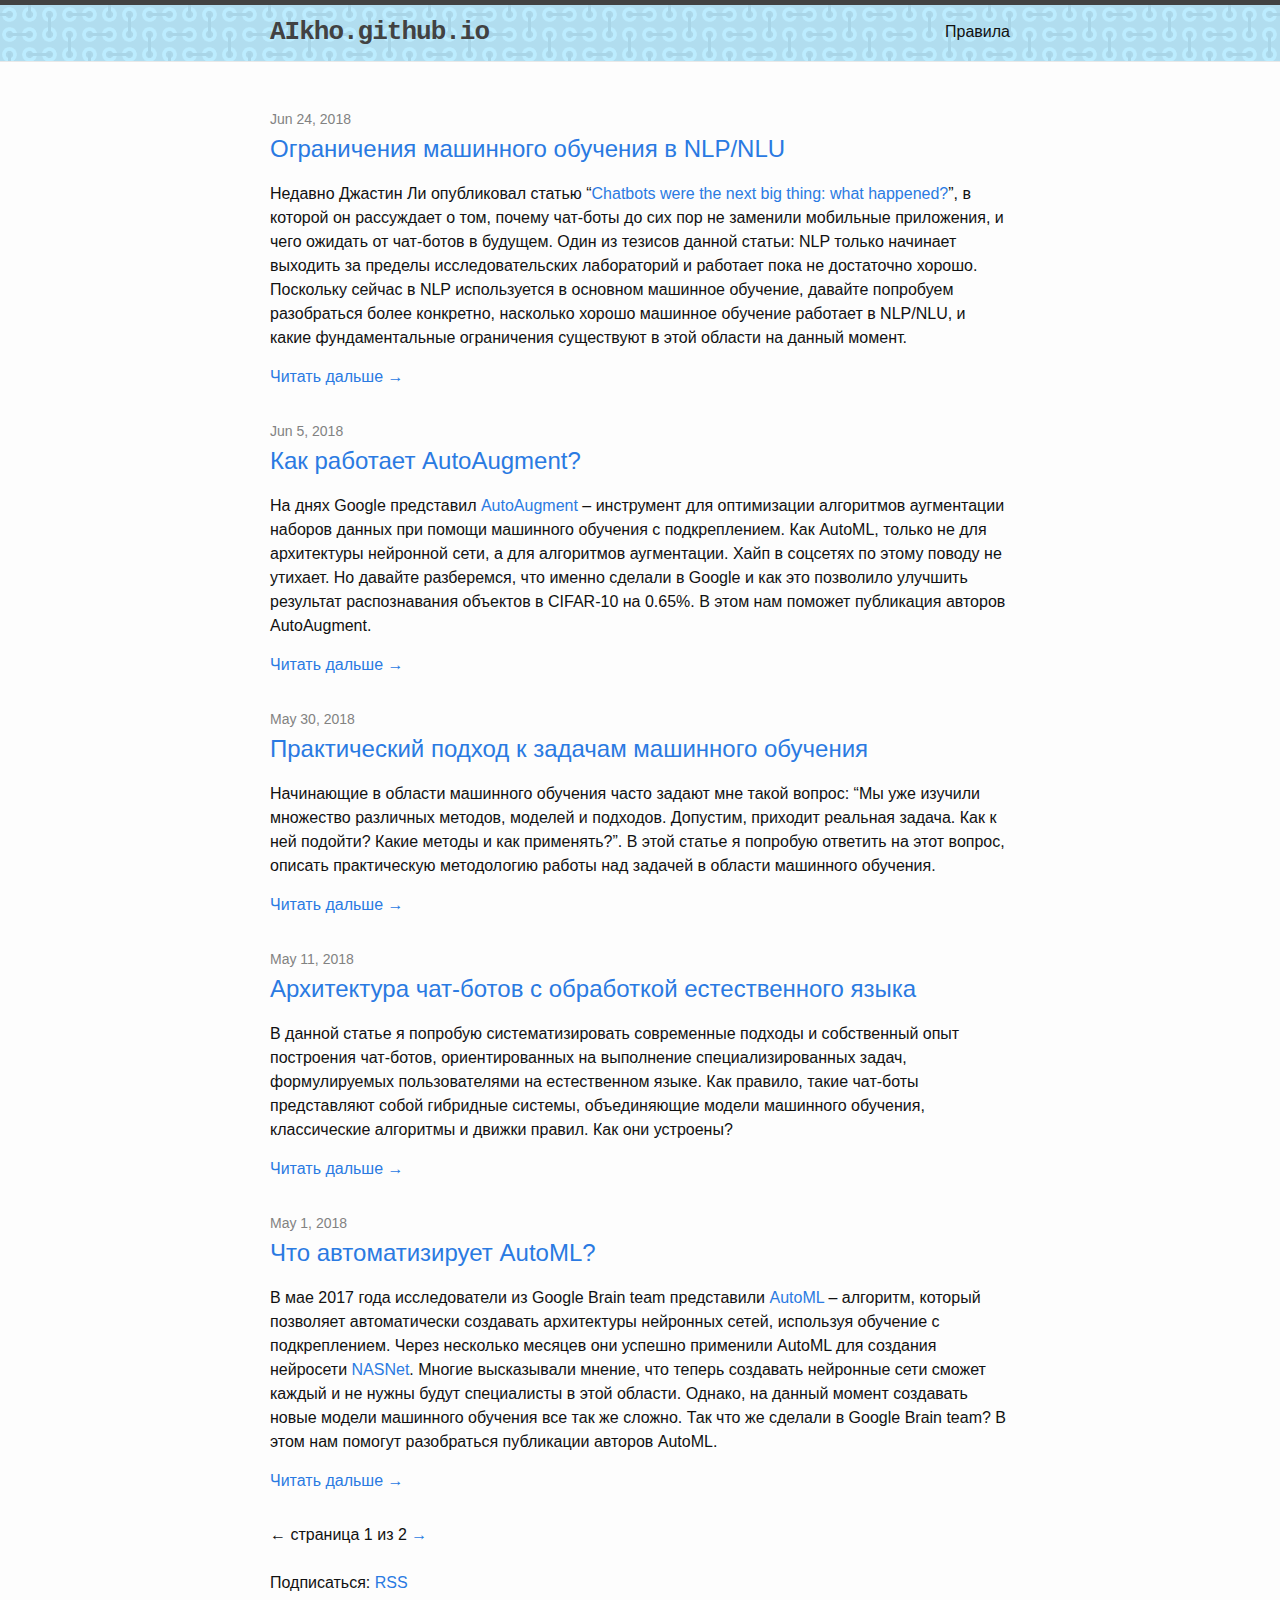
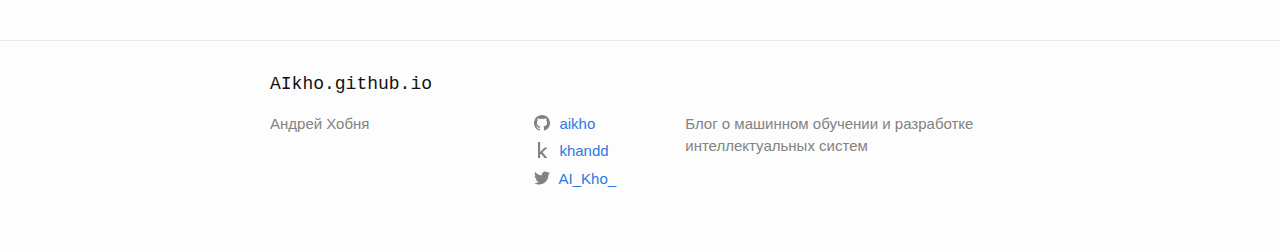
<file: index.html>
<!DOCTYPE html>
<html lang="en"><head>
  <meta charset="utf-8">
  <meta http-equiv="X-UA-Compatible" content="IE=edge">
  <meta name="viewport" content="width=device-width, initial-scale=1"><!-- Begin Jekyll SEO tag v2.4.0 -->
<title>AIkho.github.io | Блог о машинном обучении и разработке интеллектуальных систем</title>
<meta name="generator" content="Jekyll v3.7.3" />
<meta property="og:title" content="AIkho.github.io" />
<meta name="author" content="Андрей Хобня" />
<meta property="og:locale" content="en_US" />
<meta name="description" content="Блог о машинном обучении и разработке интеллектуальных систем" />
<meta property="og:description" content="Блог о машинном обучении и разработке интеллектуальных систем" />
<link rel="canonical" href="https://aikho.github.io/" />
<meta property="og:url" content="https://aikho.github.io/" />
<meta property="og:site_name" content="AIkho.github.io" />
<link rel="next" href="https://aikho.github.io/blog/page2/" />
<script type="application/ld+json">
{"name":"AIkho.github.io","description":"Блог о машинном обучении и разработке интеллектуальных систем","author":{"@type":"Person","name":"Андрей Хобня"},"@type":"WebSite","url":"https://aikho.github.io/","headline":"AIkho.github.io","@context":"http://schema.org"}</script>
<!-- End Jekyll SEO tag -->
<link rel="stylesheet" href="/assets/main.css"><link type="application/atom+xml" rel="alternate" href="https://aikho.github.io/feed.xml" title="AIkho.github.io" /></head>
<body><header class="site-header" role="banner">

  <div class="wrapper"><a class="site-title" rel="author" href="/">AIkho.github.io</a><nav class="site-nav">
        <input type="checkbox" id="nav-trigger" class="nav-trigger" />
        <label for="nav-trigger">
          <span class="menu-icon">
            <svg viewBox="0 0 18 15" width="18px" height="15px">
              <path fill="#424242" d="M18,1.484c0,0.82-0.665,1.484-1.484,1.484H1.484C0.665,2.969,0,2.304,0,1.484l0,0C0,0.665,0.665,0,1.484,0 h15.031C17.335,0,18,0.665,18,1.484L18,1.484z"/>
              <path fill="#424242" d="M18,7.516C18,8.335,17.335,9,16.516,9H1.484C0.665,9,0,8.335,0,7.516l0,0c0-0.82,0.665-1.484,1.484-1.484 h15.031C17.335,6.031,18,6.696,18,7.516L18,7.516z"/>
              <path fill="#424242" d="M18,13.516C18,14.335,17.335,15,16.516,15H1.484C0.665,15,0,14.335,0,13.516l0,0 c0-0.82,0.665-1.484,1.484-1.484h15.031C17.335,12.031,18,12.696,18,13.516L18,13.516z"/>
            </svg>
          </span>
        </label>

        <div class="trigger"><a class="page-link" href="/rules/">Правила</a></div>
      </nav></div>
</header>
<main class="page-content" aria-label="Content">
      <div class="wrapper">
        <div class="home"><h2 class="post-list-heading"></h2>
    <ul class="post-list"><li><span class="post-meta">Jun 24, 2018</span>
        <h3>
          <a class="post-link" href="/2018/06/24/limitations-of-ml-for-nlp.html">
            Ограничения машинного обучения в NLP/NLU
          </a>
        </h3><p>Недавно Джастин Ли опубликовал статью “<a href="https://blog.growthbot.org/chatbots-were-the-next-big-thing-what-happened">Chatbots were the next big thing: what happened?</a>”,
в которой он рассуждает о том, почему чат-боты до сих пор не заменили мобильные приложения, и чего ожидать от чат-ботов в будущем. Один из тезисов данной статьи:
NLP только начинает выходить за пределы исследовательских лабораторий и работает пока не достаточно хорошо. Поскольку сейчас в NLP используется в основном
машинное обучение, давайте попробуем разобраться более конкретно, насколько хорошо машинное обучение работает в NLP/NLU, и какие фундаментальные
ограничения существуют в этой области на данный момент.</p>

<a href="/2018/06/24/limitations-of-ml-for-nlp.html" title="Ограничения машинного обучения в NLP/NLU">Читать дальше →</a>
      </li><li><span class="post-meta">Jun 5, 2018</span>
        <h3>
          <a class="post-link" href="/2018/06/05/how-does-autoaugment-work.html">
            Как работает AutoAugment?
          </a>
        </h3><p>На днях Google представил <a href="https://ai.googleblog.com/2018/06/improving-deep-learning-performance.html">AutoAugment</a> – инструмент для оптимизации алгоритмов
аугментации наборов данных при помощи машинного обучения с подкреплением. Как AutoML, только не для архитектуры нейронной сети, а для алгоритмов аугментации. Хайп в соцсетях по
этому поводу не утихает. Но давайте разберемся, что именно сделали в Google и как это позволило улучшить результат распознавания объектов в CIFAR-10 на 0.65%.
В этом нам поможет публикация авторов AutoAugment.</p>

<a href="/2018/06/05/how-does-autoaugment-work.html" title="Как работает AutoAugment?">Читать дальше →</a>
      </li><li><span class="post-meta">May 30, 2018</span>
        <h3>
          <a class="post-link" href="/2018/05/30/practical-approach-to-ml-problems.html">
            Практический подход к задачам машинного обучения
          </a>
        </h3><p>Начинающие в области машинного обучения часто задают мне такой вопрос: “Мы уже изучили множество различных методов, моделей и подходов.
Допустим, приходит реальная задача. Как к ней подойти? Какие методы и как применять?”. В этой статье я попробую ответить на этот вопрос, описать практическую
методологию работы над задачей в области машинного обучения.</p>

<a href="/2018/05/30/practical-approach-to-ml-problems.html" title="Практический подход к задачам машинного обучения">Читать дальше →</a>
      </li><li><span class="post-meta">May 11, 2018</span>
        <h3>
          <a class="post-link" href="/2018/05/11/architecture-of-task-oriented-chat-bots.html">
            Архитектура чат-ботов с обработкой естественного языка
          </a>
        </h3><p>В данной статье я попробую систематизировать современные подходы и собственный опыт построения чат-ботов, ориентированных на выполнение специализированных задач,
формулируемых пользователями на естественном языке. Как правило, такие чат-боты представляют собой гибридные системы, объединяющие модели машинного обучения,
классические алгоритмы и движки правил. Как они устроены?</p>

<a href="/2018/05/11/architecture-of-task-oriented-chat-bots.html" title="Архитектура чат-ботов с обработкой естественного языка">Читать дальше →</a>
      </li><li><span class="post-meta">May 1, 2018</span>
        <h3>
          <a class="post-link" href="/2018/05/01/what-does-automl-automate.html">
            Что автоматизирует AutoML?
          </a>
        </h3><p>В мае 2017 года исследователи из Google Brain team представили <a href="https://research.googleblog.com/2017/05/using-machine-learning-to-explore.html">AutoML</a> – алгоритм,
который позволяет автоматически создавать архитектуры нейронных сетей, используя обучение с подкреплением. Через несколько месяцев они успешно применили AutoML
для создания нейросети <a href="https://research.googleblog.com/2017/11/automl-for-large-scale-image.html">NASNet</a>. Многие высказывали мнение, что теперь создавать
нейронные сети сможет каждый и не нужны будут специалисты в этой области. Однако, на данный момент создавать новые модели машинного обучения все так же сложно.
Так что же сделали в Google Brain team? В этом нам помогут разобраться публикации авторов AutoML.</p>

<a href="/2018/05/01/what-does-automl-automate.html" title="Что автоматизирует AutoML?">Читать дальше →</a>
      </li></ul>

    <!-- Pagination links -->
    <div class="pagination">
    
      <span class="previous">← </span>
    
      <span class="page_number ">страница 1 из 2</span>
    
      <a href="/blog/page2/" class="next" title="Предыдущая"> →</a>
    
    </div>

    <div>&nbsp;</div>
    <p class="rss-subscribe">Подписаться: <a href="/feed.xml">RSS</a></p></div>

      </div>
    </main><footer class="site-footer h-card">
  <data class="u-url" href="/"></data>

  <div class="wrapper">

    <h2 class="footer-heading">AIkho.github.io</h2>

    <div class="footer-col-wrapper">
      <div class="footer-col footer-col-1">
        <ul class="contact-list">
          <li class="p-name">Андрей Хобня</li></ul>
      </div>

      <div class="footer-col footer-col-2"><ul class="social-media-list"><li><a href="https://github.com/aikho"><svg class="svg-icon"><use xlink:href="/assets/minima-social-icons.svg#github"></use></svg> <span class="username">aikho</span></a></li><li><a href="https://kaggle.com/khandd"><svg class="svg-icon"><use xlink:href="/assets/kaggle.svg#kaggle"></use></svg> <span class="username">khandd</span></a></li><li><a href="https://www.twitter.com/AI_Kho_"><svg class="svg-icon"><use xlink:href="/assets/minima-social-icons.svg#twitter"></use></svg> <span class="username">AI_Kho_</span></a></li></ul>
</div>

      <div class="footer-col footer-col-3">
        <p>Блог о машинном обучении и разработке интеллектуальных систем</p>
      </div>
    </div>

  </div>

</footer>
</body>

</html>
</file>
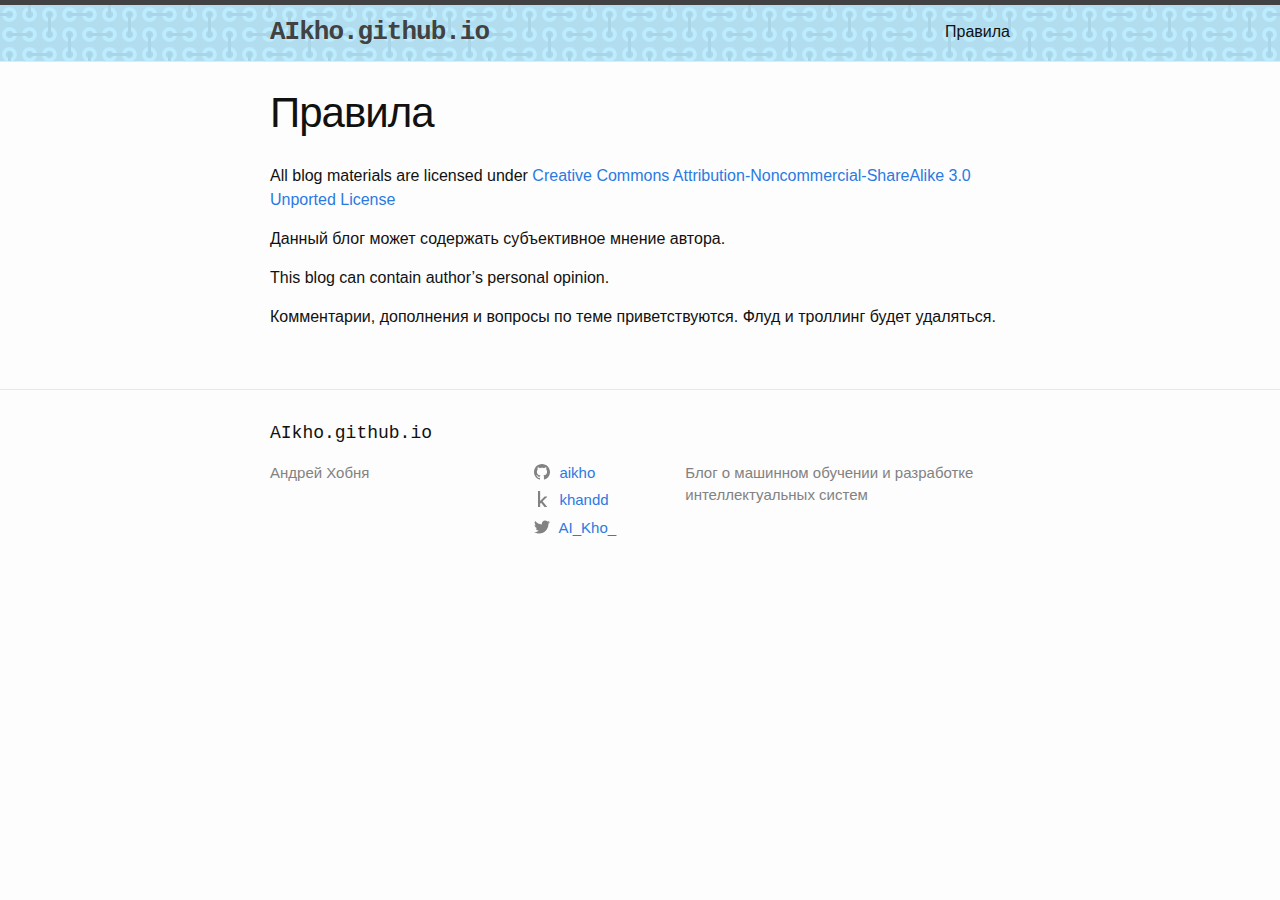
<file: rules/index.html>
<!DOCTYPE html>
<html lang="en"><head>
  <meta charset="utf-8">
  <meta http-equiv="X-UA-Compatible" content="IE=edge">
  <meta name="viewport" content="width=device-width, initial-scale=1"><!-- Begin Jekyll SEO tag v2.4.0 -->
<title>Правила | AIkho.github.io</title>
<meta name="generator" content="Jekyll v3.7.3" />
<meta property="og:title" content="Правила" />
<meta name="author" content="Андрей Хобня" />
<meta property="og:locale" content="en_US" />
<meta name="description" content="Блог о машинном обучении и разработке интеллектуальных систем" />
<meta property="og:description" content="Блог о машинном обучении и разработке интеллектуальных систем" />
<link rel="canonical" href="https://aikho.github.io/rules/" />
<meta property="og:url" content="https://aikho.github.io/rules/" />
<meta property="og:site_name" content="AIkho.github.io" />
<script type="application/ld+json">
{"description":"Блог о машинном обучении и разработке интеллектуальных систем","author":{"@type":"Person","name":"Андрей Хобня"},"@type":"WebPage","url":"https://aikho.github.io/rules/","headline":"Правила","@context":"http://schema.org"}</script>
<!-- End Jekyll SEO tag -->
<link rel="stylesheet" href="/assets/main.css"><link type="application/atom+xml" rel="alternate" href="https://aikho.github.io/feed.xml" title="AIkho.github.io" /></head>
<body><header class="site-header" role="banner">

  <div class="wrapper"><a class="site-title" rel="author" href="/">AIkho.github.io</a><nav class="site-nav">
        <input type="checkbox" id="nav-trigger" class="nav-trigger" />
        <label for="nav-trigger">
          <span class="menu-icon">
            <svg viewBox="0 0 18 15" width="18px" height="15px">
              <path fill="#424242" d="M18,1.484c0,0.82-0.665,1.484-1.484,1.484H1.484C0.665,2.969,0,2.304,0,1.484l0,0C0,0.665,0.665,0,1.484,0 h15.031C17.335,0,18,0.665,18,1.484L18,1.484z"/>
              <path fill="#424242" d="M18,7.516C18,8.335,17.335,9,16.516,9H1.484C0.665,9,0,8.335,0,7.516l0,0c0-0.82,0.665-1.484,1.484-1.484 h15.031C17.335,6.031,18,6.696,18,7.516L18,7.516z"/>
              <path fill="#424242" d="M18,13.516C18,14.335,17.335,15,16.516,15H1.484C0.665,15,0,14.335,0,13.516l0,0 c0-0.82,0.665-1.484,1.484-1.484h15.031C17.335,12.031,18,12.696,18,13.516L18,13.516z"/>
            </svg>
          </span>
        </label>

        <div class="trigger"><a class="page-link" href="/rules/">Правила</a></div>
      </nav></div>
</header>
<main class="page-content" aria-label="Content">
      <div class="wrapper">
        <article class="post">

  <header class="post-header">
    <h1 class="post-title">Правила</h1>
  </header>

  <div class="post-content">
    <p>All blog materials are licensed under <a href="https://creativecommons.org/licenses/by-nc-sa/3.0/">Creative Commons Attribution-Noncommercial-ShareAlike 3.0 Unported License</a></p>

<p>Данный блог может содержать субъективное мнение автора.</p>

<p>This blog can contain author’s personal opinion.</p>

<p>Комментарии, дополнения и вопросы по теме приветствуются. Флуд и троллинг будет удаляться.</p>

  </div>

</article>

      </div>
    </main><footer class="site-footer h-card">
  <data class="u-url" href="/"></data>

  <div class="wrapper">

    <h2 class="footer-heading">AIkho.github.io</h2>

    <div class="footer-col-wrapper">
      <div class="footer-col footer-col-1">
        <ul class="contact-list">
          <li class="p-name">Андрей Хобня</li></ul>
      </div>

      <div class="footer-col footer-col-2"><ul class="social-media-list"><li><a href="https://github.com/aikho"><svg class="svg-icon"><use xlink:href="/assets/minima-social-icons.svg#github"></use></svg> <span class="username">aikho</span></a></li><li><a href="https://kaggle.com/khandd"><svg class="svg-icon"><use xlink:href="/assets/kaggle.svg#kaggle"></use></svg> <span class="username">khandd</span></a></li><li><a href="https://www.twitter.com/AI_Kho_"><svg class="svg-icon"><use xlink:href="/assets/minima-social-icons.svg#twitter"></use></svg> <span class="username">AI_Kho_</span></a></li></ul>
</div>

      <div class="footer-col footer-col-3">
        <p>Блог о машинном обучении и разработке интеллектуальных систем</p>
      </div>
    </div>

  </div>

</footer>
</body>

</html>
</file>
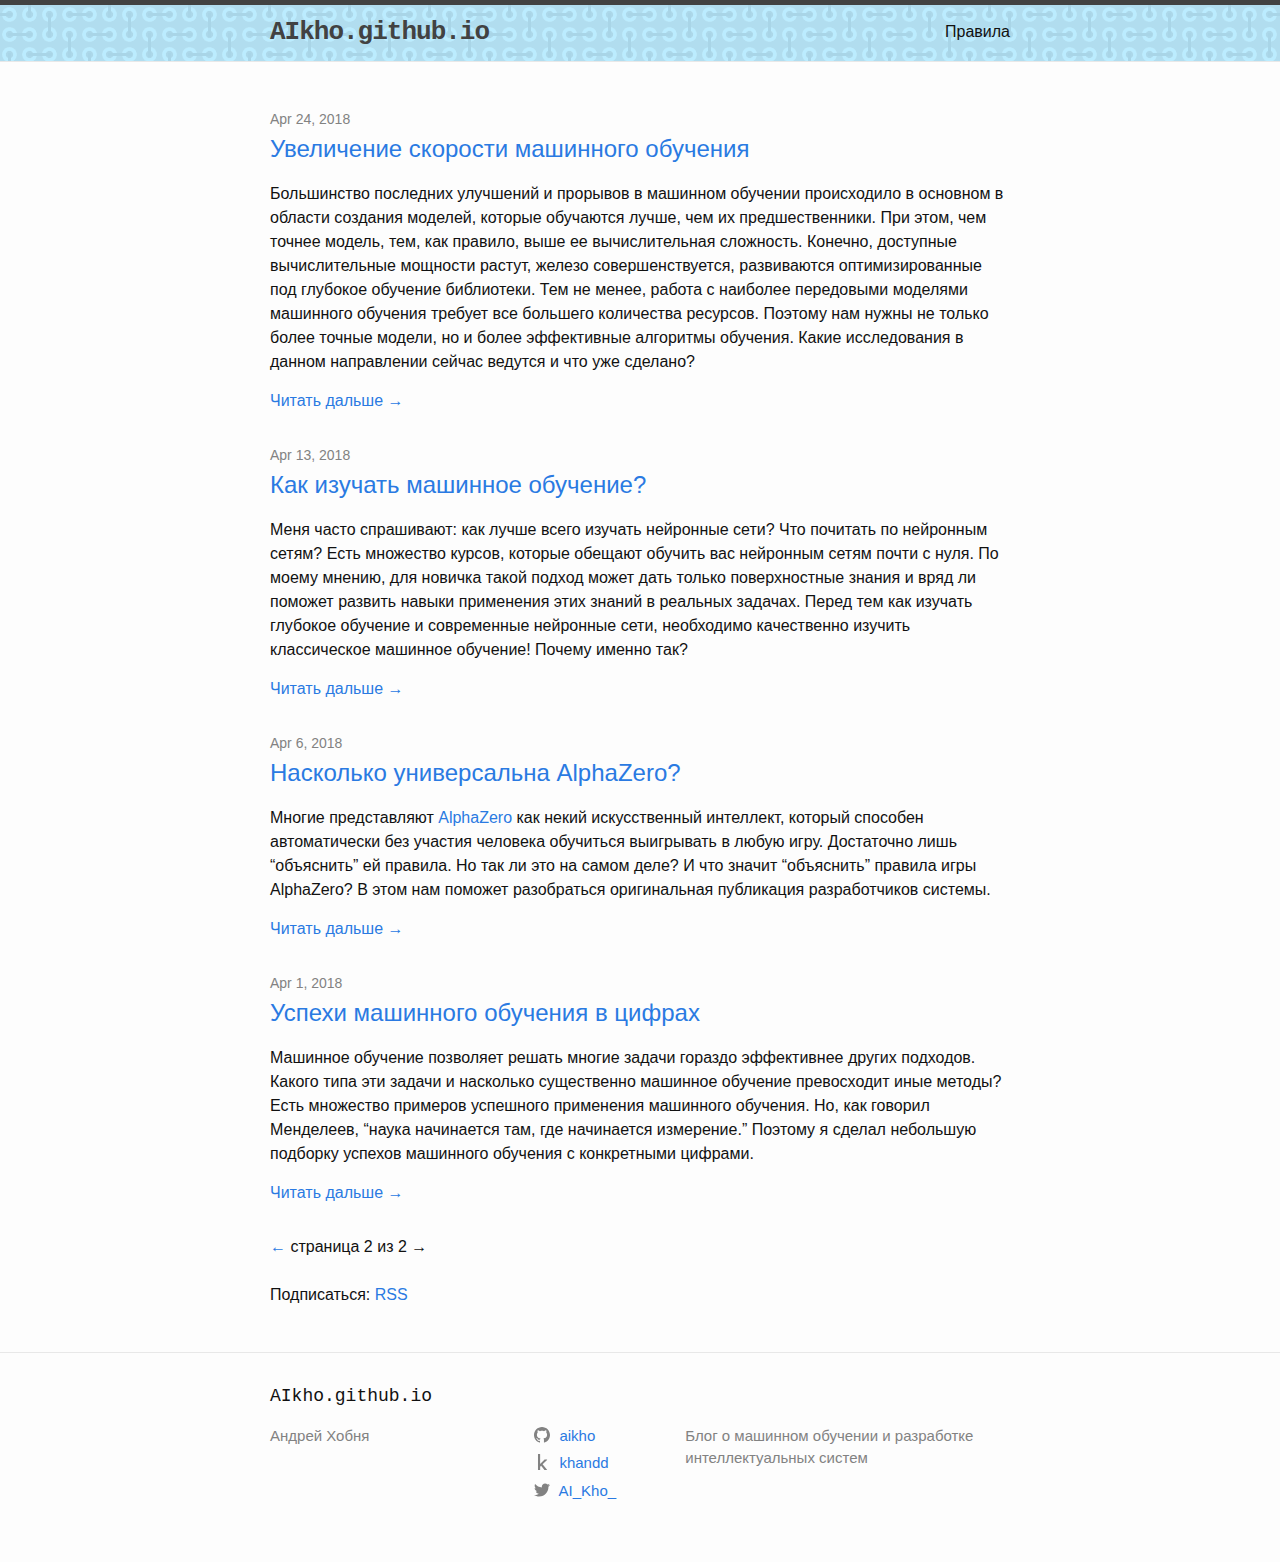
<file: blog/page2/index.html>
<!DOCTYPE html>
<html lang="en"><head>
  <meta charset="utf-8">
  <meta http-equiv="X-UA-Compatible" content="IE=edge">
  <meta name="viewport" content="width=device-width, initial-scale=1"><!-- Begin Jekyll SEO tag v2.4.0 -->
<title>AIkho.github.io | Блог о машинном обучении и разработке интеллектуальных систем</title>
<meta name="generator" content="Jekyll v3.7.3" />
<meta property="og:title" content="AIkho.github.io" />
<meta name="author" content="Андрей Хобня" />
<meta property="og:locale" content="en_US" />
<meta name="description" content="Блог о машинном обучении и разработке интеллектуальных систем" />
<meta property="og:description" content="Блог о машинном обучении и разработке интеллектуальных систем" />
<link rel="canonical" href="https://aikho.github.io/blog/page2/" />
<meta property="og:url" content="https://aikho.github.io/blog/page2/" />
<meta property="og:site_name" content="AIkho.github.io" />
<link rel="prev" href="https://aikho.github.io/" />
<script type="application/ld+json">
{"description":"Блог о машинном обучении и разработке интеллектуальных систем","author":{"@type":"Person","name":"Андрей Хобня"},"@type":"WebPage","url":"https://aikho.github.io/blog/page2/","headline":"AIkho.github.io","@context":"http://schema.org"}</script>
<!-- End Jekyll SEO tag -->
<link rel="stylesheet" href="/assets/main.css"><link type="application/atom+xml" rel="alternate" href="https://aikho.github.io/feed.xml" title="AIkho.github.io" /></head>
<body><header class="site-header" role="banner">

  <div class="wrapper"><a class="site-title" rel="author" href="/">AIkho.github.io</a><nav class="site-nav">
        <input type="checkbox" id="nav-trigger" class="nav-trigger" />
        <label for="nav-trigger">
          <span class="menu-icon">
            <svg viewBox="0 0 18 15" width="18px" height="15px">
              <path fill="#424242" d="M18,1.484c0,0.82-0.665,1.484-1.484,1.484H1.484C0.665,2.969,0,2.304,0,1.484l0,0C0,0.665,0.665,0,1.484,0 h15.031C17.335,0,18,0.665,18,1.484L18,1.484z"/>
              <path fill="#424242" d="M18,7.516C18,8.335,17.335,9,16.516,9H1.484C0.665,9,0,8.335,0,7.516l0,0c0-0.82,0.665-1.484,1.484-1.484 h15.031C17.335,6.031,18,6.696,18,7.516L18,7.516z"/>
              <path fill="#424242" d="M18,13.516C18,14.335,17.335,15,16.516,15H1.484C0.665,15,0,14.335,0,13.516l0,0 c0-0.82,0.665-1.484,1.484-1.484h15.031C17.335,12.031,18,12.696,18,13.516L18,13.516z"/>
            </svg>
          </span>
        </label>

        <div class="trigger"><a class="page-link" href="/rules/">Правила</a></div>
      </nav></div>
</header>
<main class="page-content" aria-label="Content">
      <div class="wrapper">
        <div class="home"><h2 class="post-list-heading"></h2>
    <ul class="post-list"><li><span class="post-meta">Apr 24, 2018</span>
        <h3>
          <a class="post-link" href="/2018/04/24/machine-learning-training-performance.html">
            Увеличение скорости машинного обучения
          </a>
        </h3><p>Большинство последних улучшений и прорывов в машинном обучении происходило в основном в области создания моделей, которые обучаются лучше, чем их предшественники.
При этом, чем точнее модель, тем, как правило, выше ее вычислительная сложность.
Конечно, доступные вычислительные мощности растут, железо совершенствуется, развиваются оптимизированные под глубокое обучение библиотеки. Тем не менее,
работа с наиболее передовыми моделями машинного обучения требует все большего количества ресурсов. Поэтому нам нужны не только более точные модели,
но и более эффективные алгоритмы обучения.
Какие исследования в данном направлении сейчас ведутся и что уже сделано?</p>

<a href="/2018/04/24/machine-learning-training-performance.html" title="Увеличение скорости машинного обучения">Читать дальше →</a>
      </li><li><span class="post-meta">Apr 13, 2018</span>
        <h3>
          <a class="post-link" href="/2018/04/13/how-to-learn-machine-learning.html">
            Как изучать машинное обучение?
          </a>
        </h3><p>Меня часто спрашивают: как лучше всего изучать нейронные сети? Что почитать по нейронным сетям?
Есть множество курсов, которые обещают обучить вас нейронным сетям почти с нуля.
По моему мнению, для новичка такой подход может дать только поверхностные знания и вряд ли поможет развить навыки применения этих знаний в реальных задачах.
Перед тем как изучать глубокое обучение и современные нейронные сети, необходимо качественно изучить классическое машинное обучение!
Почему именно так?</p>

<a href="/2018/04/13/how-to-learn-machine-learning.html" title="Как изучать машинное обучение?">Читать дальше →</a>
      </li><li><span class="post-meta">Apr 6, 2018</span>
        <h3>
          <a class="post-link" href="/2018/04/06/how-universal-is-alpha-zero.html">
            Насколько универсальна AlphaZero?
          </a>
        </h3><p>Многие представляют <a href="https://ru.wikipedia.org/wiki/AlphaZero">AlphaZero</a> как некий искусственный интеллект, который способен автоматически без участия человека обучиться выигрывать в любую игру.
Достаточно лишь “объяснить” ей правила. Но так ли это на самом деле? И что значит “объяснить” правила игры AlphaZero?
В этом нам поможет разобраться оригинальная публикация разработчиков системы.</p>

<a href="/2018/04/06/how-universal-is-alpha-zero.html" title="Насколько универсальна AlphaZero?">Читать дальше →</a>
      </li><li><span class="post-meta">Apr 1, 2018</span>
        <h3>
          <a class="post-link" href="/2018/04/01/measurable-successes-of-ml.html">
            Успехи машинного обучения в цифрах
          </a>
        </h3><p>Машинное обучение позволяет решать многие задачи гораздо эффективнее других подходов.
Какого типа эти задачи и насколько существенно машинное обучение превосходит иные методы? 
Есть множество примеров успешного применения машинного обучения. Но, как говорил Менделеев, “наука начинается там, где начинается измерение.”
Поэтому я сделал небольшую подборку успехов машинного обучения с конкретными цифрами.</p>

<a href="/2018/04/01/measurable-successes-of-ml.html" title="Успехи машинного обучения в цифрах">Читать дальше →</a>
      </li></ul>

    <!-- Pagination links -->
    <div class="pagination">
    
      <a href="/" class="previous" title="Следующая">← </a>
    
      <span class="page_number ">страница 2 из 2</span>
    
      <span class="next "> →</span>
    
    </div>

    <div>&nbsp;</div>
    <p class="rss-subscribe">Подписаться: <a href="/feed.xml">RSS</a></p></div>

      </div>
    </main><footer class="site-footer h-card">
  <data class="u-url" href="/"></data>

  <div class="wrapper">

    <h2 class="footer-heading">AIkho.github.io</h2>

    <div class="footer-col-wrapper">
      <div class="footer-col footer-col-1">
        <ul class="contact-list">
          <li class="p-name">Андрей Хобня</li></ul>
      </div>

      <div class="footer-col footer-col-2"><ul class="social-media-list"><li><a href="https://github.com/aikho"><svg class="svg-icon"><use xlink:href="/assets/minima-social-icons.svg#github"></use></svg> <span class="username">aikho</span></a></li><li><a href="https://kaggle.com/khandd"><svg class="svg-icon"><use xlink:href="/assets/kaggle.svg#kaggle"></use></svg> <span class="username">khandd</span></a></li><li><a href="https://www.twitter.com/AI_Kho_"><svg class="svg-icon"><use xlink:href="/assets/minima-social-icons.svg#twitter"></use></svg> <span class="username">AI_Kho_</span></a></li></ul>
</div>

      <div class="footer-col footer-col-3">
        <p>Блог о машинном обучении и разработке интеллектуальных систем</p>
      </div>
    </div>

  </div>

</footer>
</body>

</html>
</file>
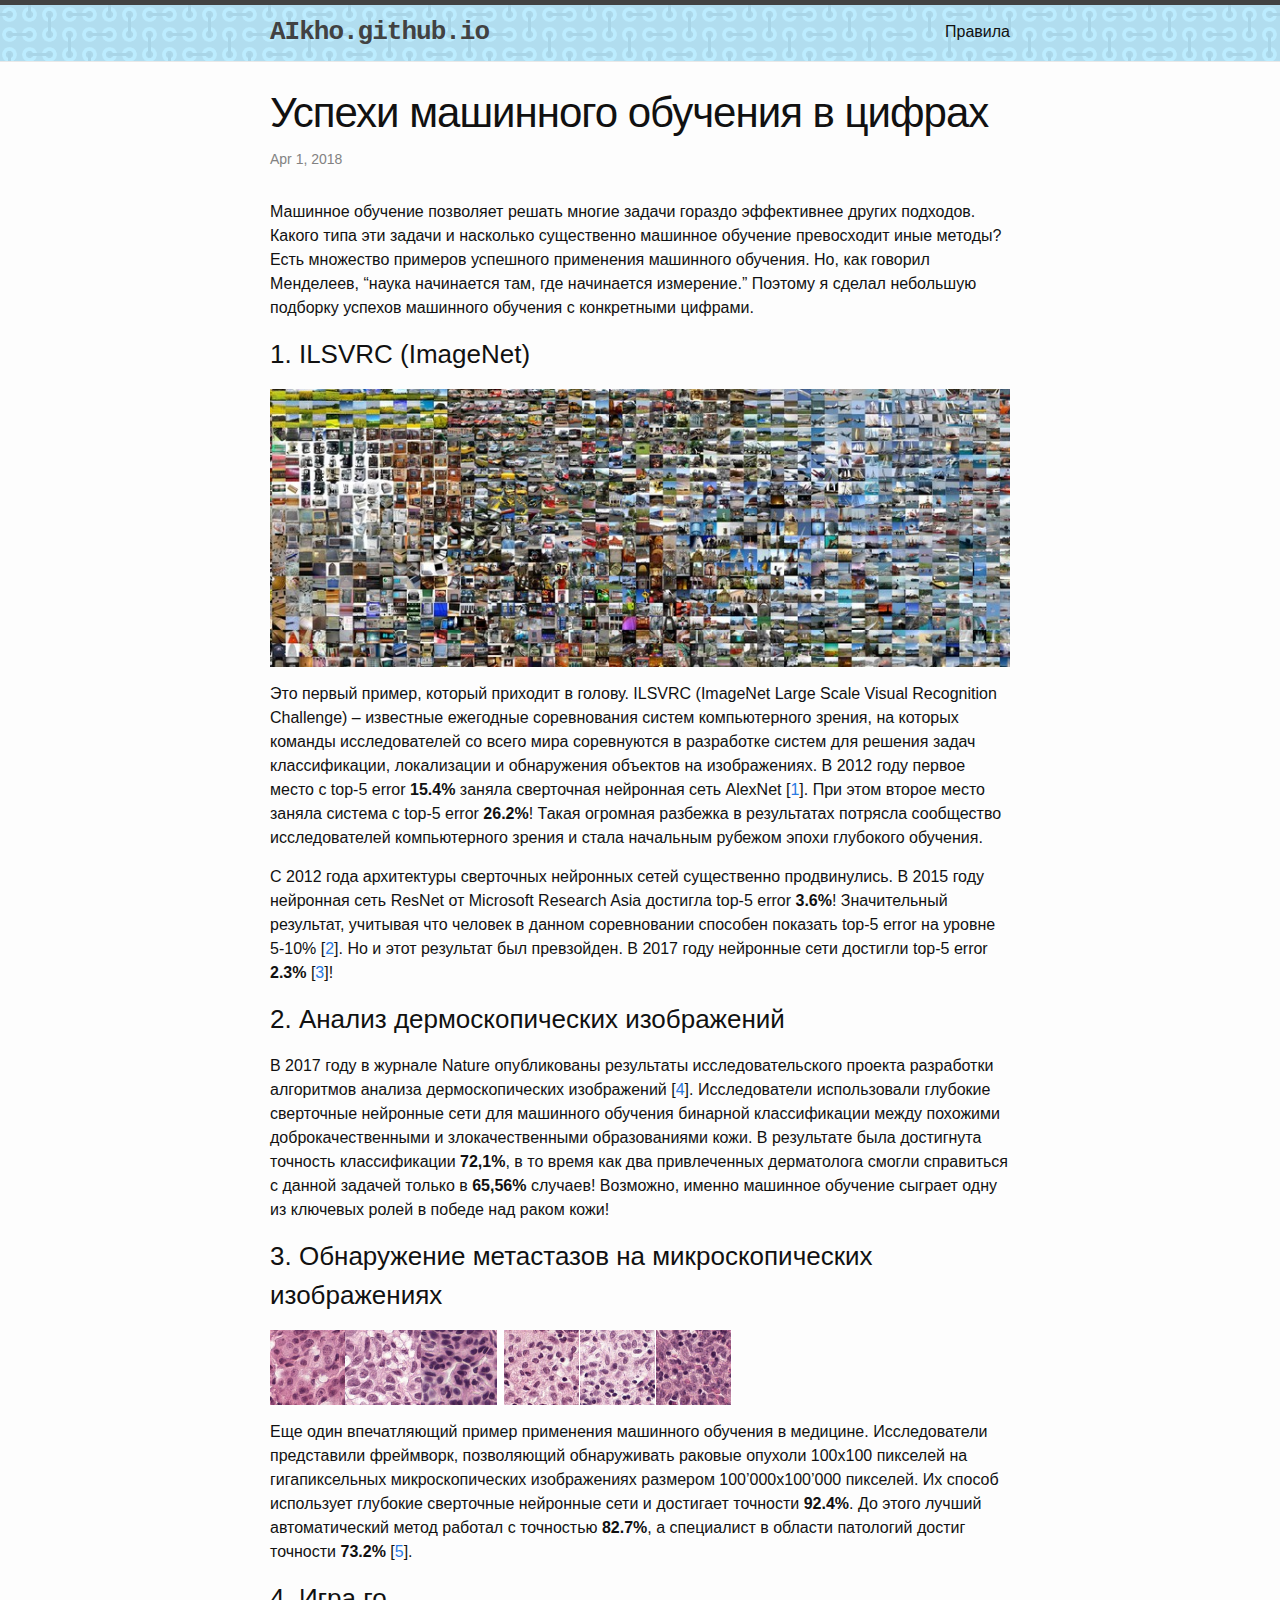
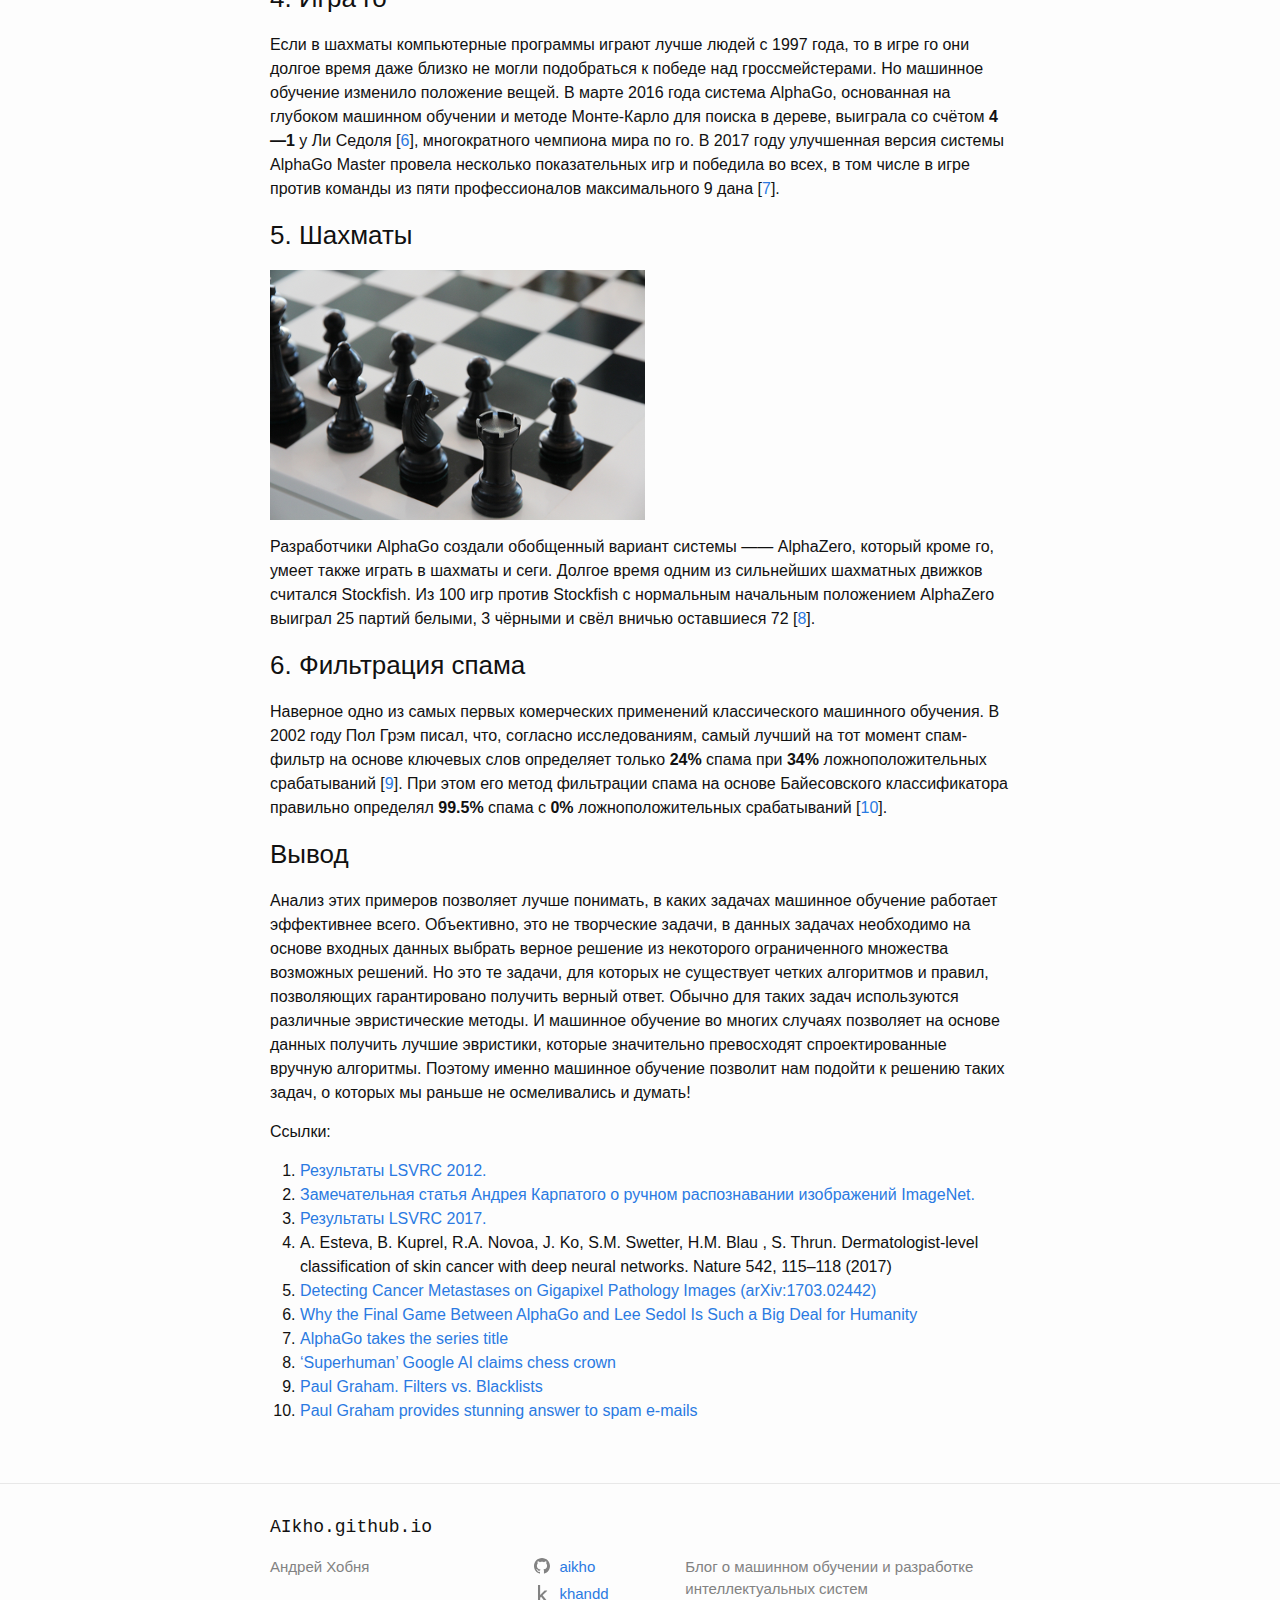
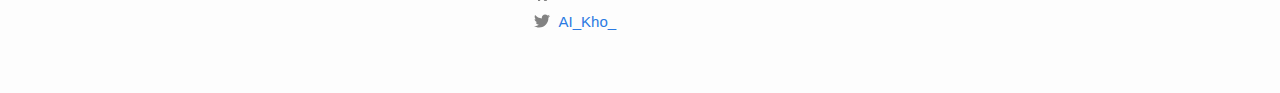
<file: 2018/04/01/measurable-successes-of-ml.html>
<!DOCTYPE html>
<html lang="en"><head>
  <meta charset="utf-8">
  <meta http-equiv="X-UA-Compatible" content="IE=edge">
  <meta name="viewport" content="width=device-width, initial-scale=1"><!-- Begin Jekyll SEO tag v2.4.0 -->
<title>Успехи машинного обучения в цифрах | AIkho.github.io</title>
<meta name="generator" content="Jekyll v3.7.3" />
<meta property="og:title" content="Успехи машинного обучения в цифрах" />
<meta name="author" content="Андрей Хобня" />
<meta property="og:locale" content="en_US" />
<meta name="description" content="Машинное обучение позволяет решать многие задачи гораздо эффективнее других подходов. Какого типа эти задачи и насколько существенно машинное обучение превосходит иные методы? Есть множество примеров успешного применения машинного обучения. Но, как говорил Менделеев, “наука начинается там, где начинается измерение.” Поэтому я сделал небольшую подборку успехов машинного обучения с конкретными цифрами." />
<meta property="og:description" content="Машинное обучение позволяет решать многие задачи гораздо эффективнее других подходов. Какого типа эти задачи и насколько существенно машинное обучение превосходит иные методы? Есть множество примеров успешного применения машинного обучения. Но, как говорил Менделеев, “наука начинается там, где начинается измерение.” Поэтому я сделал небольшую подборку успехов машинного обучения с конкретными цифрами." />
<link rel="canonical" href="https://aikho.github.io/2018/04/01/measurable-successes-of-ml.html" />
<meta property="og:url" content="https://aikho.github.io/2018/04/01/measurable-successes-of-ml.html" />
<meta property="og:site_name" content="AIkho.github.io" />
<meta property="og:type" content="article" />
<meta property="article:published_time" content="2018-04-01T20:16:51+03:00" />
<script type="application/ld+json">
{"description":"Машинное обучение позволяет решать многие задачи гораздо эффективнее других подходов. Какого типа эти задачи и насколько существенно машинное обучение превосходит иные методы? Есть множество примеров успешного применения машинного обучения. Но, как говорил Менделеев, “наука начинается там, где начинается измерение.” Поэтому я сделал небольшую подборку успехов машинного обучения с конкретными цифрами.","author":{"@type":"Person","name":"Андрей Хобня"},"@type":"BlogPosting","url":"https://aikho.github.io/2018/04/01/measurable-successes-of-ml.html","headline":"Успехи машинного обучения в цифрах","dateModified":"2018-04-01T20:16:51+03:00","datePublished":"2018-04-01T20:16:51+03:00","mainEntityOfPage":{"@type":"WebPage","@id":"https://aikho.github.io/2018/04/01/measurable-successes-of-ml.html"},"@context":"http://schema.org"}</script>
<!-- End Jekyll SEO tag -->
<link rel="stylesheet" href="/assets/main.css"><link type="application/atom+xml" rel="alternate" href="https://aikho.github.io/feed.xml" title="AIkho.github.io" /></head>
<body><header class="site-header" role="banner">

  <div class="wrapper"><a class="site-title" rel="author" href="/">AIkho.github.io</a><nav class="site-nav">
        <input type="checkbox" id="nav-trigger" class="nav-trigger" />
        <label for="nav-trigger">
          <span class="menu-icon">
            <svg viewBox="0 0 18 15" width="18px" height="15px">
              <path fill="#424242" d="M18,1.484c0,0.82-0.665,1.484-1.484,1.484H1.484C0.665,2.969,0,2.304,0,1.484l0,0C0,0.665,0.665,0,1.484,0 h15.031C17.335,0,18,0.665,18,1.484L18,1.484z"/>
              <path fill="#424242" d="M18,7.516C18,8.335,17.335,9,16.516,9H1.484C0.665,9,0,8.335,0,7.516l0,0c0-0.82,0.665-1.484,1.484-1.484 h15.031C17.335,6.031,18,6.696,18,7.516L18,7.516z"/>
              <path fill="#424242" d="M18,13.516C18,14.335,17.335,15,16.516,15H1.484C0.665,15,0,14.335,0,13.516l0,0 c0-0.82,0.665-1.484,1.484-1.484h15.031C17.335,12.031,18,12.696,18,13.516L18,13.516z"/>
            </svg>
          </span>
        </label>

        <div class="trigger"><a class="page-link" href="/rules/">Правила</a></div>
      </nav></div>
</header>
<main class="page-content" aria-label="Content">
      <div class="wrapper">
        <article class="post h-entry" itemscope itemtype="http://schema.org/BlogPosting">

  <header class="post-header">
    <h1 class="post-title p-name" itemprop="name headline">Успехи машинного обучения в цифрах</h1>
    <p class="post-meta">
      <time class="dt-published" datetime="2018-04-01T20:16:51+03:00" itemprop="datePublished">Apr 1, 2018
      </time></p>
  </header>

  <div class="post-content e-content" itemprop="articleBody">
    <p>Машинное обучение позволяет решать многие задачи гораздо эффективнее других подходов.
Какого типа эти задачи и насколько существенно машинное обучение превосходит иные методы? 
Есть множество примеров успешного применения машинного обучения. Но, как говорил Менделеев, “наука начинается там, где начинается измерение.”
Поэтому я сделал небольшую подборку успехов машинного обучения с конкретными цифрами.</p>

<h3 id="1-ilsvrc-imagenet">1. ILSVRC (ImageNet)</h3>
<p><img src="https://aikho.github.io/assets/img/2018-04-01-measurable-successes-of-ml/fig1.jpeg" alt="Изображения ImageNet" /></p>

<p>Это первый пример, который приходит в голову. ILSVRC (ImageNet Large Scale Visual Recognition Challenge) – известные ежегодные соревнования систем компьютерного зрения, на которых команды исследователей со всего мира соревнуются в разработке систем для решения задач классификации, локализации и обнаружения объектов на изображениях.
В 2012 году первое место с top-5 error <strong>15.4%</strong> заняла сверточная нейронная сеть AlexNet [<a href="#r1">1</a>]. При этом второе место заняла система с top-5 error <strong>26.2%</strong>!
Такая огромная разбежка в результатах потрясла сообщество исследователей компьютерного зрения и стала начальным рубежом эпохи глубокого обучения.</p>

<p>C 2012 года архитектуры сверточных нейронных сетей существенно продвинулись. 
В 2015 году нейронная сеть ResNet от Microsoft Research Asia достигла top-5 error <strong>3.6%</strong>!
Значительный результат, учитывая что человек в данном соревновании способен показать top-5 error на уровне 5-10% [<a href="#r2">2</a>].
Но и этот результат был превзойден. В 2017 году нейронные сети достигли top-5 error <strong>2.3%</strong> [<a href="#r3">3</a>]!</p>

<h3 id="2-Анализ-дермоскопических-изображений">2. Анализ дермоскопических изображений</h3>
<p>В 2017 году в журнале Nature опубликованы результаты исследовательского проекта разработки алгоритмов анализа дермоскопических изображений [<a href="#r4">4</a>].
Исследователи использовали глубокие сверточные нейронные сети для машинного обучения бинарной классификации между похожими доброкачественными и злокачественными образованиями кожи.
В результате была достигнута точность классификации <strong>72,1%</strong>, в то время как два привлеченных дерматолога смогли справиться с данной задачей только в <strong>65,56%</strong> случаев!
Возможно, именно машинное обучение сыграет одну из ключевых ролей в победе над раком кожи!</p>

<h3 id="3-Обнаружение-метастазов-на-микроскопических-изображениях">3. Обнаружение метастазов на микроскопических изображениях</h3>
<p><img src="https://aikho.github.io/assets/img/2018-04-01-measurable-successes-of-ml/fig2.png" alt="Пример" /></p>

<p>Еще один впечатляющий пример применения машинного обучения в медицине. Исследователи представили фреймворк, позволяющий обнаруживать раковые опухоли 100x100 пикселей на гигапиксельных микроскопических изображениях размером 100’000x100’000 пикселей.
Их способ использует глубокие сверточные нейронные сети и достигает точности <strong>92.4%</strong>. До этого лучший автоматический метод работал с точностью <strong>82.7%</strong>, а специалист в области патологий достиг точности <strong>73.2%</strong> [<a href="#r5">5</a>].</p>

<h3 id="4-Игра-го">4. Игра го</h3>
<p>Если в шахматы компьютерные программы играют лучше людей с 1997 года, то в игре го они долгое время даже близко не могли подобраться к победе над гроссмейстерами.
Но машинное обучение изменило положение вещей. 
В марте 2016 года система AlphaGo, основанная на глубоком машинном обучении и методе Монте-Карло для поиска в дереве, выиграла со счётом <strong>4—1</strong> у Ли Седоля [<a href="#r6">6</a>], многократного чемпиона мира по го.
В 2017 году улучшенная версия системы AlphaGo Master провела несколько показательных игр и победила во всех, в том числе в игре против команды из пяти профессионалов максимального 9 дана [<a href="#r7">7</a>].</p>

<h3 id="5-Шахматы">5. Шахматы</h3>
<p><img src="https://aikho.github.io/assets/img/2018-04-01-measurable-successes-of-ml/fig4.png" alt="Пример" /></p>

<p>Разработчики AlphaGo создали обобщенный вариант системы —— AlphaZero, который кроме го, умеет также играть в шахматы и сеги.
Долгое время одним из сильнейших шахматных движков считался Stockfish. Из 100 игр против Stockfish с нормальным начальным положением AlphaZero выиграл 25 партий белыми, 3 чёрными и свёл вничью оставшиеся 72 [<a href="#r8">8</a>].</p>

<h3 id="6-Фильтрация-спама">6. Фильтрация спама</h3>
<p>Наверное одно из самых первых комерческих применений классического машинного обучения. В 2002 году Пол Грэм писал, что, согласно исследованиям, самый лучший на тот момент спам-фильтр на основе ключевых слов определяет только <strong>24%</strong> спама при <strong>34%</strong> ложноположительных срабатываний [<a href="#r9">9</a>].
При этом его метод фильтрации спама на основе Байесовского классификатора правильно определял <strong>99.5%</strong> спама c <strong>0%</strong> ложноположительных срабатываний [<a href="#r10">10</a>].</p>

<h3 id="Вывод">Вывод</h3>
<p>Анализ этих примеров позволяет лучше понимать, в каких задачах машинное обучение работает эффективнее всего.
Объективно, это не творческие задачи, в данных задачах необходимо на основе входных данных выбрать верное решение из некоторого ограниченного множества возможных решений.
Но это те задачи, для которых не существует четких алгоритмов и правил, позволяющих гарантировано получить верный ответ.
Обычно для таких задач используются различные эвристические методы. И машинное обучение во многих случаях позволяет на основе данных получить лучшие эвристики, которые значительно превосходят спроектированные вручную алгоритмы.
Поэтому именно машинное обучение позволит нам подойти к решению таких задач, о которых мы раньше не осмеливались и думать!</p>

<p>Ссылки:</p>
<ol>
  <li><a name="r1"></a> <a href="http://image-net.org/challenges/LSVRC/2012/results.html">Результаты LSVRC 2012.</a></li>
  <li><a name="r2"></a> <a href="http://karpathy.github.io/2014/09/02/what-i-learned-from-competing-against-a-convnet-on-imagenet/">Замечательная статья Андрея Карпатого о ручном распознавании изображений ImageNet.</a></li>
  <li><a name="r3"></a> <a href="http://image-net.org/challenges/LSVRC/2017/results">Результаты LSVRC 2017.</a></li>
  <li><a name="r4"></a> A. Esteva, B. Kuprel, R.A. Novoa, J. Ko, S.M. Swetter, H.M. Blau , S. Thrun. Dermatologist-level classification of skin cancer with deep neural networks. Nature 542, 115–118 (2017)</li>
  <li><a name="r5"></a> <a href="https://arxiv.org/abs/1703.02442">Detecting Cancer Metastases on Gigapixel Pathology Images (arXiv:1703.02442)</a></li>
  <li><a name="r6"></a> <a href="https://www.wired.com/2016/03/final-game-alphago-lee-sedol-big-deal-humanity/">Why the Final Game Between AlphaGo and Lee Sedol Is Such a Big Deal for Humanity</a></li>
  <li><a name="r7"></a> <a href="https://www.wired.co.uk/article/deepmind-go-alphago-china-may-2017">AlphaGo takes the series title</a></li>
  <li><a name="r8"></a> <a href="http://www.bbc.com/news/technology-42251535">‘Superhuman’ Google AI claims chess crown</a></li>
  <li><a name="r9"></a> <a href="http://www.paulgraham.com/falsepositives.html">Paul Graham. Filters vs. Blacklists</a></li>
  <li><a name="r10"></a> <a href="https://www.infoworld.com/article/2674702/technology-business/techology-business-paul-graham-provides-stunning-answer-to-spam-e-mails.html">Paul Graham provides stunning answer to spam e-mails</a></li>
</ol>

  </div><div id="disqus_thread"></div>
  <script>
    var disqus_config = function () {
      this.page.url = 'https://aikho.github.io/2018/04/01/measurable-successes-of-ml.html';
      this.page.identifier = 'https://aikho.github.io/2018/04/01/measurable-successes-of-ml.html';
    };

    (function() {
      var d = document, s = d.createElement('script');

      s.src = 'https://andrei-khobnia-blog.disqus.com/embed.js';

      s.setAttribute('data-timestamp', +new Date());
      (d.head || d.body).appendChild(s);
    })();
  </script>
  <noscript>Please enable JavaScript to view the <a href="https://disqus.com/?ref_noscript" rel="nofollow">comments powered by Disqus.</a></noscript><a class="u-url" href="/2018/04/01/measurable-successes-of-ml.html" hidden></a>
</article>

      </div>
    </main><footer class="site-footer h-card">
  <data class="u-url" href="/"></data>

  <div class="wrapper">

    <h2 class="footer-heading">AIkho.github.io</h2>

    <div class="footer-col-wrapper">
      <div class="footer-col footer-col-1">
        <ul class="contact-list">
          <li class="p-name">Андрей Хобня</li></ul>
      </div>

      <div class="footer-col footer-col-2"><ul class="social-media-list"><li><a href="https://github.com/aikho"><svg class="svg-icon"><use xlink:href="/assets/minima-social-icons.svg#github"></use></svg> <span class="username">aikho</span></a></li><li><a href="https://kaggle.com/khandd"><svg class="svg-icon"><use xlink:href="/assets/kaggle.svg#kaggle"></use></svg> <span class="username">khandd</span></a></li><li><a href="https://www.twitter.com/AI_Kho_"><svg class="svg-icon"><use xlink:href="/assets/minima-social-icons.svg#twitter"></use></svg> <span class="username">AI_Kho_</span></a></li></ul>
</div>

      <div class="footer-col footer-col-3">
        <p>Блог о машинном обучении и разработке интеллектуальных систем</p>
      </div>
    </div>

  </div>

</footer>
</body>

</html>
</file>
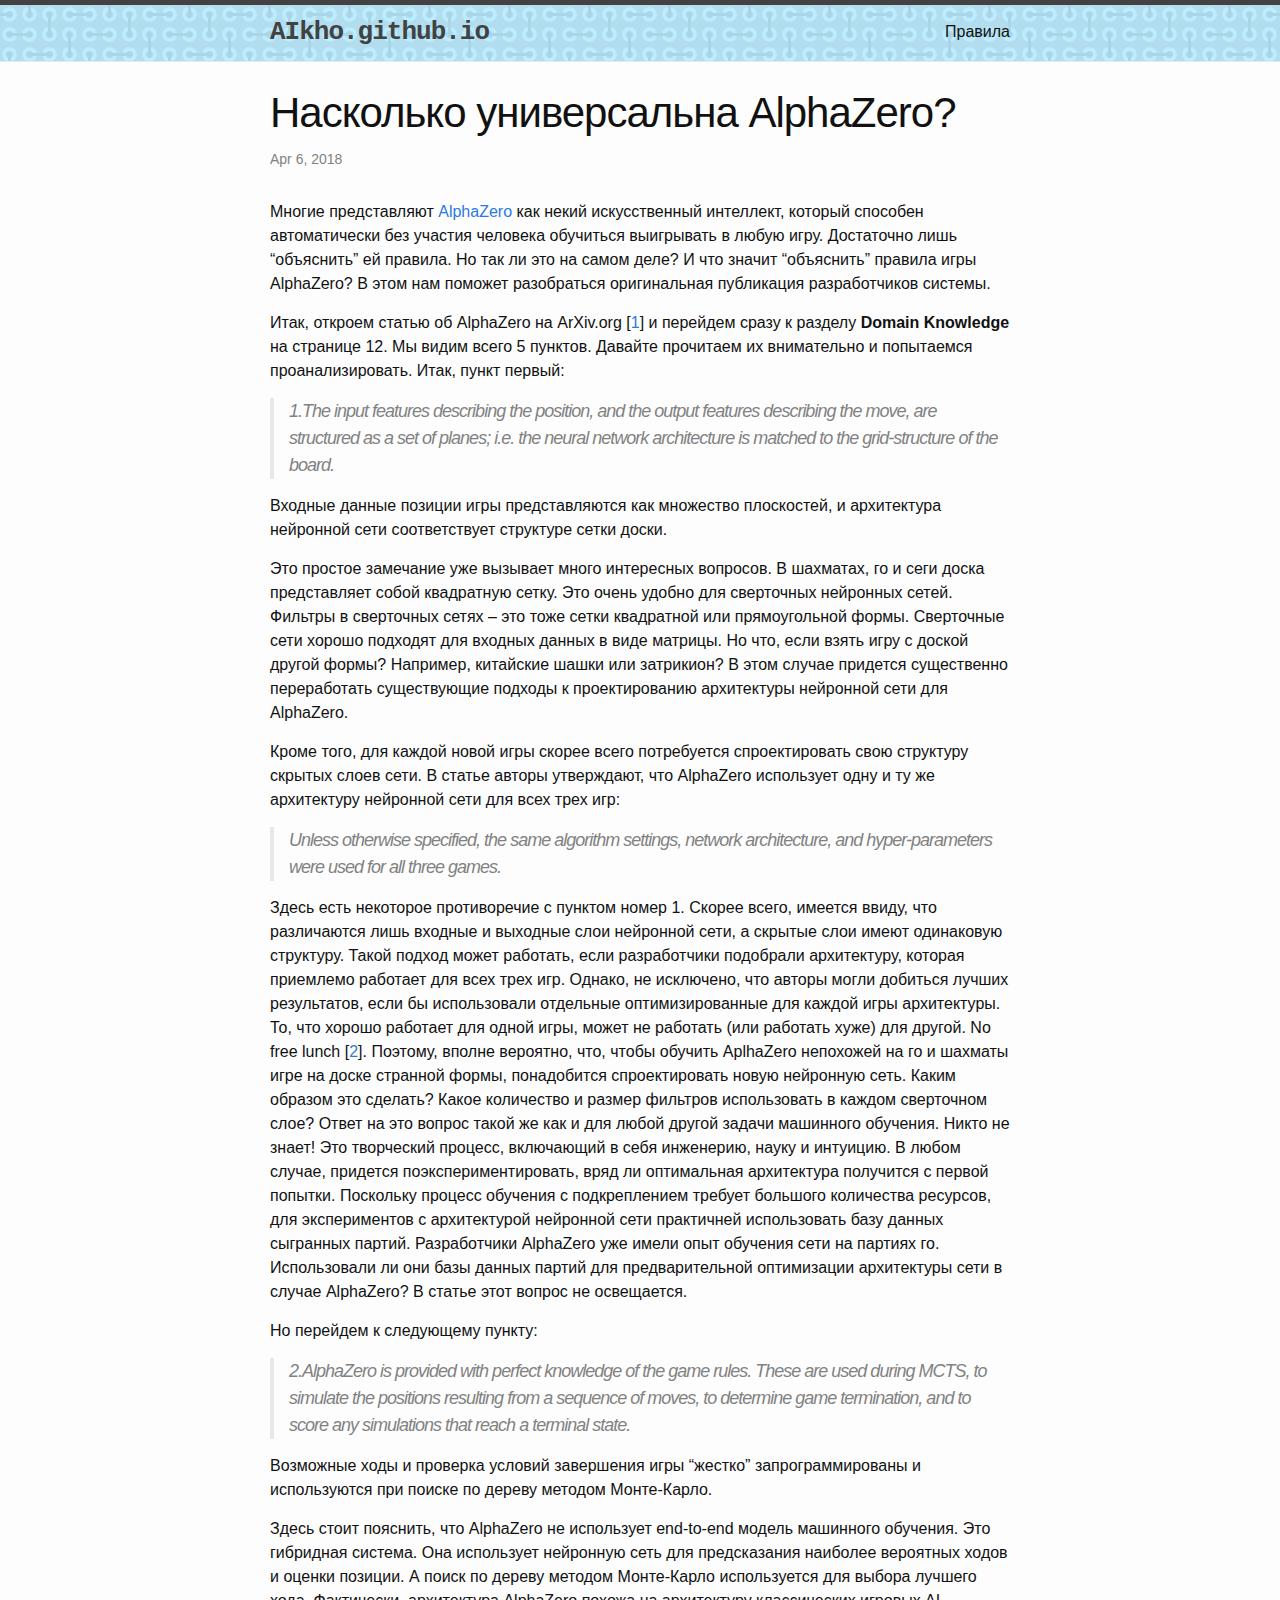
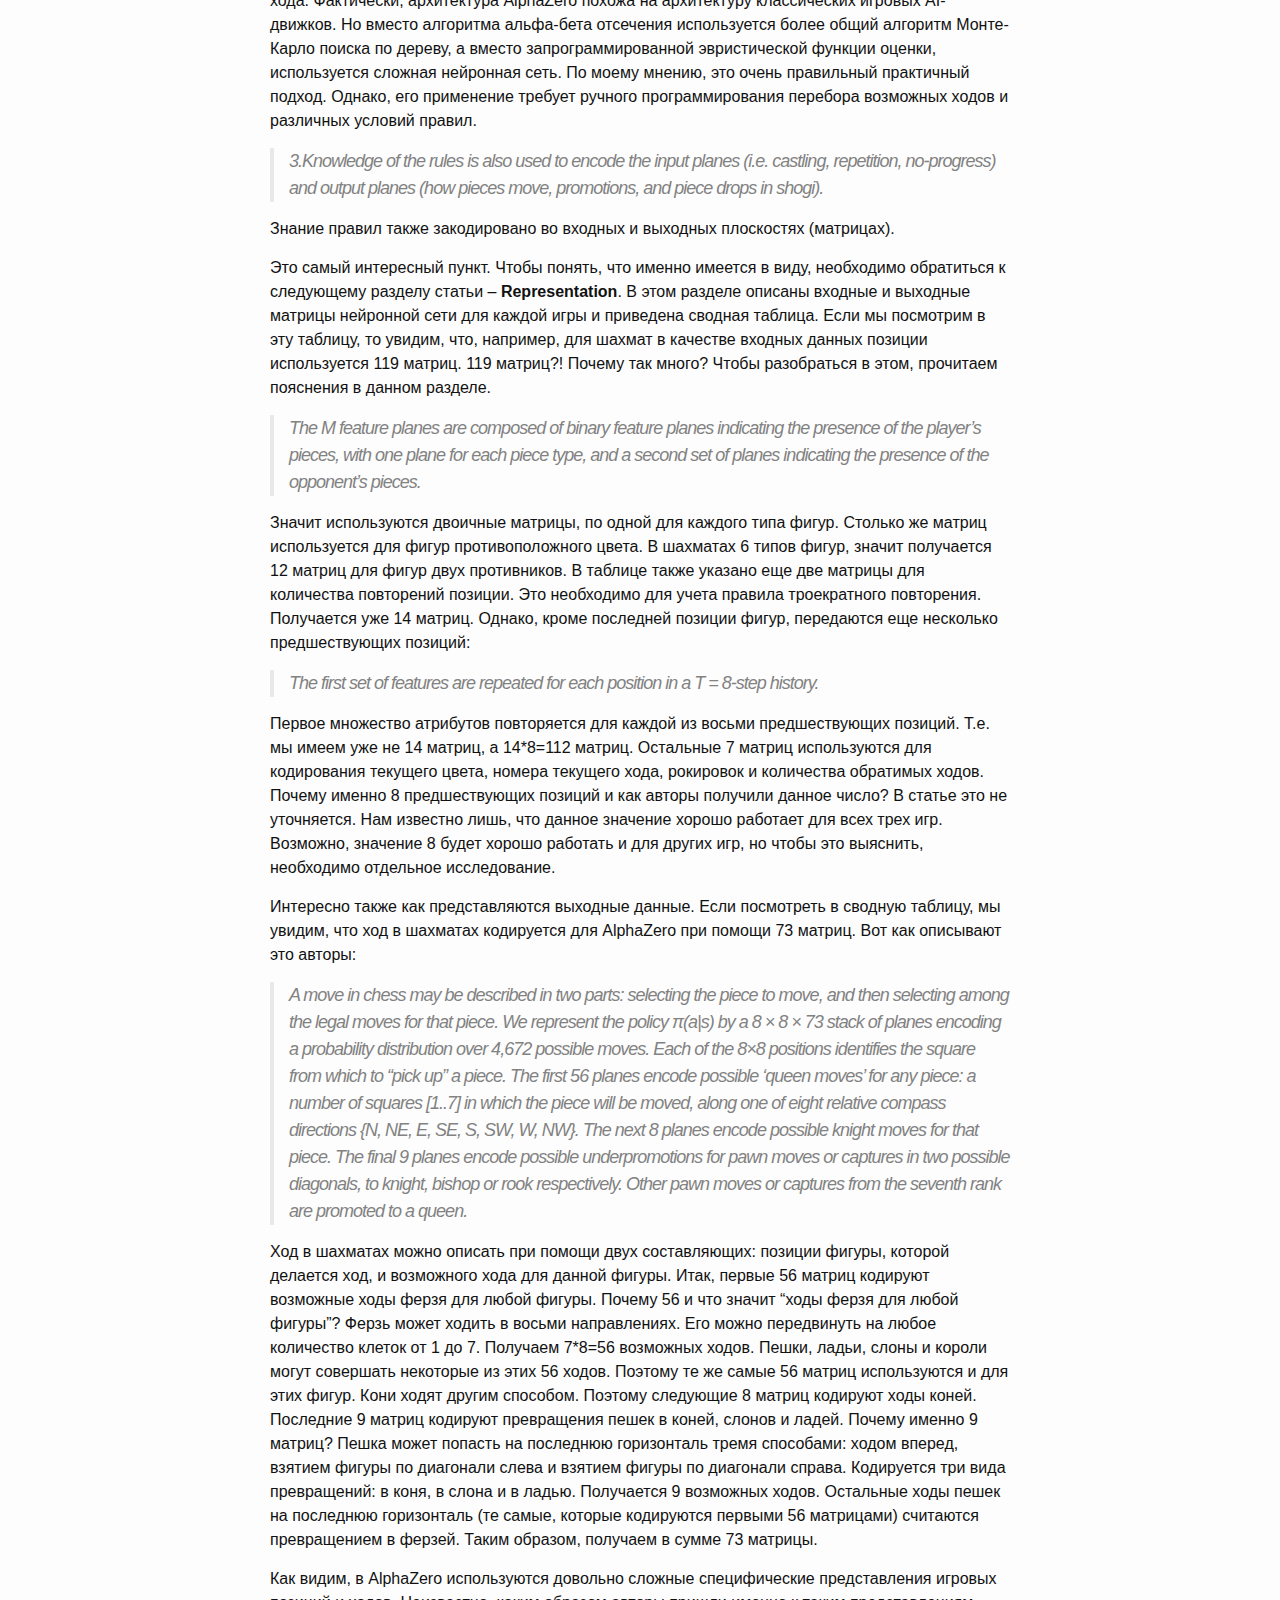
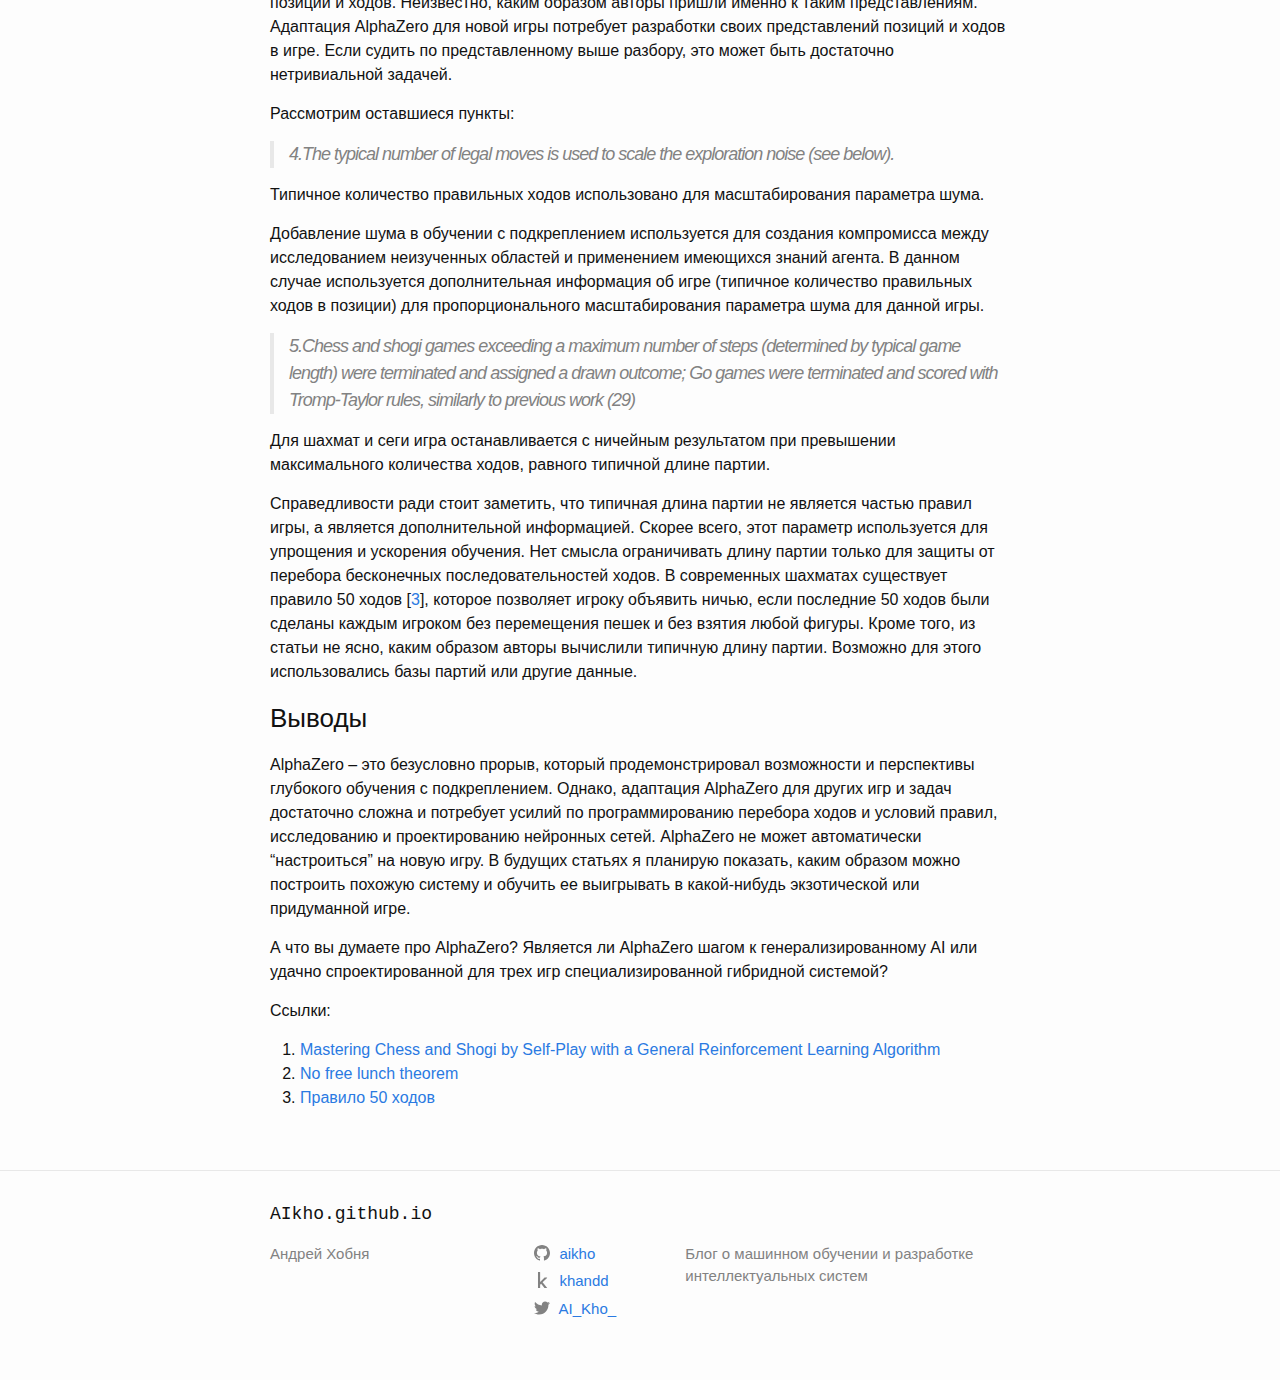
<file: 2018/04/06/how-universal-is-alpha-zero.html>
<!DOCTYPE html>
<html lang="en"><head>
  <meta charset="utf-8">
  <meta http-equiv="X-UA-Compatible" content="IE=edge">
  <meta name="viewport" content="width=device-width, initial-scale=1"><!-- Begin Jekyll SEO tag v2.4.0 -->
<title>Насколько универсальна AlphaZero? | AIkho.github.io</title>
<meta name="generator" content="Jekyll v3.7.3" />
<meta property="og:title" content="Насколько универсальна AlphaZero?" />
<meta name="author" content="Андрей Хобня" />
<meta property="og:locale" content="en_US" />
<meta name="description" content="Многие представляют AlphaZero как некий искусственный интеллект, который способен автоматически без участия человека обучиться выигрывать в любую игру. Достаточно лишь “объяснить” ей правила. Но так ли это на самом деле? И что значит “объяснить” правила игры AlphaZero? В этом нам поможет разобраться оригинальная публикация разработчиков системы." />
<meta property="og:description" content="Многие представляют AlphaZero как некий искусственный интеллект, который способен автоматически без участия человека обучиться выигрывать в любую игру. Достаточно лишь “объяснить” ей правила. Но так ли это на самом деле? И что значит “объяснить” правила игры AlphaZero? В этом нам поможет разобраться оригинальная публикация разработчиков системы." />
<link rel="canonical" href="https://aikho.github.io/2018/04/06/how-universal-is-alpha-zero.html" />
<meta property="og:url" content="https://aikho.github.io/2018/04/06/how-universal-is-alpha-zero.html" />
<meta property="og:site_name" content="AIkho.github.io" />
<meta property="og:type" content="article" />
<meta property="article:published_time" content="2018-04-06T12:30:00+03:00" />
<script type="application/ld+json">
{"description":"Многие представляют AlphaZero как некий искусственный интеллект, который способен автоматически без участия человека обучиться выигрывать в любую игру. Достаточно лишь “объяснить” ей правила. Но так ли это на самом деле? И что значит “объяснить” правила игры AlphaZero? В этом нам поможет разобраться оригинальная публикация разработчиков системы.","author":{"@type":"Person","name":"Андрей Хобня"},"@type":"BlogPosting","url":"https://aikho.github.io/2018/04/06/how-universal-is-alpha-zero.html","headline":"Насколько универсальна AlphaZero?","dateModified":"2018-04-06T12:30:00+03:00","datePublished":"2018-04-06T12:30:00+03:00","mainEntityOfPage":{"@type":"WebPage","@id":"https://aikho.github.io/2018/04/06/how-universal-is-alpha-zero.html"},"@context":"http://schema.org"}</script>
<!-- End Jekyll SEO tag -->
<link rel="stylesheet" href="/assets/main.css"><link type="application/atom+xml" rel="alternate" href="https://aikho.github.io/feed.xml" title="AIkho.github.io" /></head>
<body><header class="site-header" role="banner">

  <div class="wrapper"><a class="site-title" rel="author" href="/">AIkho.github.io</a><nav class="site-nav">
        <input type="checkbox" id="nav-trigger" class="nav-trigger" />
        <label for="nav-trigger">
          <span class="menu-icon">
            <svg viewBox="0 0 18 15" width="18px" height="15px">
              <path fill="#424242" d="M18,1.484c0,0.82-0.665,1.484-1.484,1.484H1.484C0.665,2.969,0,2.304,0,1.484l0,0C0,0.665,0.665,0,1.484,0 h15.031C17.335,0,18,0.665,18,1.484L18,1.484z"/>
              <path fill="#424242" d="M18,7.516C18,8.335,17.335,9,16.516,9H1.484C0.665,9,0,8.335,0,7.516l0,0c0-0.82,0.665-1.484,1.484-1.484 h15.031C17.335,6.031,18,6.696,18,7.516L18,7.516z"/>
              <path fill="#424242" d="M18,13.516C18,14.335,17.335,15,16.516,15H1.484C0.665,15,0,14.335,0,13.516l0,0 c0-0.82,0.665-1.484,1.484-1.484h15.031C17.335,12.031,18,12.696,18,13.516L18,13.516z"/>
            </svg>
          </span>
        </label>

        <div class="trigger"><a class="page-link" href="/rules/">Правила</a></div>
      </nav></div>
</header>
<main class="page-content" aria-label="Content">
      <div class="wrapper">
        <article class="post h-entry" itemscope itemtype="http://schema.org/BlogPosting">

  <header class="post-header">
    <h1 class="post-title p-name" itemprop="name headline">Насколько универсальна AlphaZero?</h1>
    <p class="post-meta">
      <time class="dt-published" datetime="2018-04-06T12:30:00+03:00" itemprop="datePublished">Apr 6, 2018
      </time></p>
  </header>

  <div class="post-content e-content" itemprop="articleBody">
    <p>Многие представляют <a href="https://ru.wikipedia.org/wiki/AlphaZero">AlphaZero</a> как некий искусственный интеллект, который способен автоматически без участия человека обучиться выигрывать в любую игру.
Достаточно лишь “объяснить” ей правила. Но так ли это на самом деле? И что значит “объяснить” правила игры AlphaZero?
В этом нам поможет разобраться оригинальная публикация разработчиков системы.</p>

<p>Итак, откроем статью об AlphaZero на ArXiv.org [<a href="#r1">1</a>] и перейдем сразу к разделу <strong>Domain Knowledge</strong> на странице 12. Мы видим всего 5 пунктов.
Давайте прочитаем их внимательно и попытаемся проанализировать. Итак, пункт первый:</p>
<blockquote>
  <p>1.The input features describing the position, and the output features describing the move,
are structured as a set of planes; i.e. the neural network architecture is matched to the
grid-structure of the board.</p>
</blockquote>

<p>Входные данные позиции игры представляются как множество плоскостей, и архитектура нейронной сети соответствует структуре сетки доски.</p>

<p>Это простое замечание уже вызывает много интересных вопросов. В шахматах, го и сеги доска представляет собой квадратную сетку.
Это очень удобно для сверточных нейронных сетей. Фильтры в сверточных сетях – это тоже сетки квадратной или прямоугольной формы.
Сверточные сети хорошо подходят для входных данных в виде матрицы. Но что, если взять игру с доской другой формы? Например, китайские шашки или затрикион?
В этом случае придется существенно переработать существующие подходы к проектированию архитектуры нейронной сети для AlphaZero.</p>

<p>Кроме того, для каждой новой игры скорее всего потребуется спроектировать свою структуру скрытых слоев сети.
В статье авторы утверждают, что AlphaZero использует одну и ту же архитектуру нейронной сети для всех трех игр:</p>
<blockquote>
  <p>Unless otherwise specified,
the same algorithm settings, network architecture, and hyper-parameters were used for all
three games.</p>
</blockquote>

<p>Здесь есть некоторое противоречие с пунктом номер 1. Скорее всего, имеется ввиду, что различаются лишь входные и выходные слои нейронной сети,
а скрытые слои имеют одинаковую структуру. Такой подход может работать, если разработчики подобрали архитектуру, которая приемлемо работает для всех трех игр.
Однако, не исключено, что авторы могли добиться лучших результатов, если бы использовали отдельные оптимизированные для каждой игры архитектуры.
То, что хорошо работает для одной игры, может не работать (или работать хуже) для другой. No free lunch [<a href="#r2">2</a>].
Поэтому, вполне вероятно, что, чтобы обучить AplhaZero непохожей на го и шахматы игре на доске странной формы, понадобится спроектировать новую нейронную сеть.
Каким образом это сделать? Какое количество и размер фильтров использовать в каждом сверточном слое?
Ответ на это вопрос такой же как и для любой другой задачи машинного обучения. Никто не знает!
Это творческий процесс, включающий в себя инженерию, науку и интуицию. 
В любом случае, придется поэкспериментировать, вряд ли оптимальная архитектура получится с первой попытки.
Поскольку процесс обучения с подкреплением требует большого количества ресурсов, для экспериментов с архитектурой нейронной сети практичней использовать базу данных сыгранных партий.
Разработчики AlphaZero уже имели опыт обучения сети на партиях го.
Использовали ли они базы данных партий для предварительной оптимизации архитектуры сети в случае AlphaZero?
В статье этот вопрос не освещается.</p>

<p>Но перейдем к следующему пункту:</p>
<blockquote>
  <p>2.AlphaZero is provided with perfect knowledge of the game rules. These are used during
MCTS, to simulate the positions resulting from a sequence of moves, to determine game
termination, and to score any simulations that reach a terminal state.</p>
</blockquote>

<p>Возможные ходы и проверка условий завершения игры “жестко” запрограммированы и используются при поиске по дереву методом Монте-Карло.</p>

<p>Здесь стоит пояснить, что AlphaZero не использует end-to-end модель машинного обучения. Это гибридная система.
Она использует нейронную сеть для предсказания наиболее вероятных ходов и оценки позиции. А поиск по дереву методом Монте-Карло используется для выбора лучшего хода.
Фактически, архитектура AlphaZero похожа на архитектуру классических игровых AI-движков. 
Но вместо алгоритма альфа-бета отсечения используется более общий алгоритм Монте-Карло поиска по дереву, а вместо запрограммированной эвристической функции оценки, используется сложная нейронная сеть.
По моему мнению, это очень правильный практичный подход. Однако, его применение требует ручного программирования перебора возможных ходов и различных условий правил.</p>

<blockquote>
  <p>3.Knowledge of the rules is also used to encode the input planes (i.e. castling, repetition,
no-progress) and output planes (how pieces move, promotions, and piece drops in shogi).</p>
</blockquote>

<p>Знание правил также закодировано во входных и выходных плоскостях (матрицах).</p>

<p>Это самый интересный пункт. Чтобы понять, что именно имеется в виду, необходимо обратиться к следующему разделу статьи – <strong>Representation</strong>.
В этом разделе описаны входные и выходные матрицы нейронной сети для каждой игры и приведена сводная таблица.
Если мы посмотрим в эту таблицу, то увидим, что, например, для шахмат в качестве входных данных позиции используется 119 матриц.
119 матриц?! Почему так много? Чтобы разобраться в этом, прочитаем пояснения в данном разделе.</p>
<blockquote>
  <p>The M feature planes are composed
 of binary feature planes indicating the presence of the player’s pieces, with one plane for each
 piece type, and a second set of planes indicating the presence of the opponent’s pieces.</p>
</blockquote>

<p>Значит используются двоичные матрицы, по одной для каждого типа фигур. Столько же матриц используется для фигур противоположного цвета.
В шахматах 6 типов фигур, значит получается 12 матриц для фигур двух противников.
В таблице также указано еще две матрицы для количества повторений позиции. Это необходимо для учета правила троекратного повторения.
Получается уже 14 матриц.
Однако, кроме последней позиции фигур, передаются еще несколько предшествующих позиций:</p>
<blockquote>
  <p>The first set of features are repeated for each position in a T = 8-step history.</p>
</blockquote>

<p>Первое множество атрибутов повторяется для каждой из восьми предшествующих позиций. Т.е. мы имеем уже не 14 матриц, а 14*8=112 матриц.
Остальные 7 матриц используются для кодирования текущего цвета, номера текущего хода, рокировок и количества обратимых ходов.
Почему именно 8 предшествующих позиций и как авторы получили данное число? В статье это не уточняется.
Нам известно лишь, что данное значение хорошо работает для всех трех игр.
Возможно, значение 8 будет хорошо работать и для других игр, но чтобы это выяснить, необходимо отдельное исследование.</p>

<p>Интересно также как представляются выходные данные. Если посмотреть в сводную таблицу, мы увидим, что ход в шахматах кодируется для AlphaZero при помощи 73 матриц.
Вот как описывают это авторы:</p>
<blockquote>
  <p>A move in chess may be described in two parts: selecting the piece to move, and then
selecting among the legal moves for that piece. We represent the policy π(a|s) by a 8 × 8 × 73
stack of planes encoding a probability distribution over 4,672 possible moves. Each of the 8×8
positions identifies the square from which to “pick up” a piece. The first 56 planes encode
possible ‘queen moves’ for any piece: a number of squares [1..7] in which the piece will be
moved, along one of eight relative compass directions {N, NE, E, SE, S, SW, W, NW}. The
next 8 planes encode possible knight moves for that piece. The final 9 planes encode possible
underpromotions for pawn moves or captures in two possible diagonals, to knight, bishop or
rook respectively. Other pawn moves or captures from the seventh rank are promoted to a
queen.</p>
</blockquote>

<p>Ход в шахматах можно описать при помощи двух составляющих: позиции фигуры, которой делается ход, и возможного хода для данной фигуры.
Итак, первые 56 матриц кодируют возможные ходы ферзя для любой фигуры. Почему 56 и что значит “ходы ферзя для любой фигуры”?
Ферзь может ходить в восьми направлениях. Его можно передвинуть на любое количество клеток от 1 до 7.
Получаем 7*8=56 возможных ходов. Пешки, ладьи, слоны и короли могут совершать некоторые из этих 56 ходов. Поэтому те же самые 56 матриц используются и для этих фигур.
Кони ходят другим способом. Поэтому следующие 8 матриц кодируют ходы коней.
Последние 9 матриц кодируют превращения пешек в коней, слонов и ладей. Почему именно 9 матриц?
Пешка может попасть на последнюю горизонталь тремя способами: ходом вперед, взятием фигуры по диагонали слева и взятием фигуры по диагонали справа.
Кодируется три вида превращений: в коня, в слона и в ладью. Получается 9 возможных ходов.
Остальные ходы пешек на последнюю горизонталь (те самые, которые кодируются первыми 56 матрицами) считаются превращением в ферзей.
Таким образом, получаем в сумме 73 матрицы.</p>

<p>Как видим, в AlphaZero используются довольно сложные специфические представления игровых позиций и ходов.
Неизвестно, каким образом авторы пришли именно к таким представлениям.
Адаптация AlphaZero для новой игры потребует разработки своих представлений позиций и ходов в игре.
Если судить по представленному выше разбору, это может быть достаточно нетривиальной задачей.</p>

<p>Рассмотрим оставшиеся пункты:</p>
<blockquote>
  <p>4.The typical number of legal moves is used to scale the exploration noise (see below).</p>
</blockquote>

<p>Типичное количество правильных ходов использовано для масштабирования параметра шума.</p>

<p>Добавление шума в обучении с подкреплением используется для создания компромисса между исследованием неизученных областей и применением имеющихся знаний агента.
В данном случае используется дополнительная информация об игре (типичное количество правильных ходов в позиции) для пропорционального масштабирования параметра шума для данной игры.</p>

<blockquote>
  <p>5.Chess and shogi games exceeding a maximum number of steps (determined by typical
game length) were terminated and assigned a drawn outcome; Go games were terminated
and scored with Tromp-Taylor rules, similarly to previous work (29)</p>
</blockquote>

<p>Для шахмат и сеги игра останавливается с ничейным результатом при превышении максимального количества ходов, равного типичной длине партии.</p>

<p>Справедливости ради стоит заметить, что типичная длина партии не является частью правил игры, а является дополнительной информацией. 
Скорее всего, этот параметр используется для упрощения и ускорения обучения.
Нет смысла ограничивать длину партии только для защиты от перебора бесконечных последовательностей ходов.
В современных шахматах существует правило 50 ходов [<a href="#r3">3</a>], которое позволяет игроку объявить ничью, если последние 50 ходов были сделаны каждым игроком без перемещения пешек и без взятия любой фигуры.
Кроме того, из статьи не ясно, каким образом авторы вычислили типичную длину партии.
Возможно для этого использовались базы партий или другие данные.</p>

<h3 id="Выводы">Выводы</h3>

<p>AlphaZero – это безусловно прорыв, который продемонстрировал возможности и перспективы глубокого обучения с подкреплением.
Однако, адаптация AlphaZero для других игр и задач достаточно сложна и потребует усилий по программированию перебора ходов и условий правил, исследованию и проектированию нейронных сетей.
AlphaZero не может автоматически “настроиться” на новую игру. В будущих статьях я планирую показать, каким образом можно построить похожую систему 
и обучить ее выигрывать в какой-нибудь экзотической или придуманной игре.</p>

<p>А что вы думаете про AlphaZero? Является ли AlphaZero шагом к генерализированному AI или удачно спроектированной для трех игр специализированной гибридной системой?</p>

<p>Ссылки:</p>
<ol>
  <li><a name="r1"></a> <a href="https://arxiv.org/pdf/1712.01815.pdf">Mastering Chess and Shogi by Self-Play with a General Reinforcement Learning Algorithm</a></li>
  <li><a name="r2"></a> <a href="https://en.wikipedia.org/wiki/No_free_lunch_theorem">No free lunch theorem</a></li>
  <li><a name="r3"></a> <a href="https://ru.wikipedia.org/wiki/%D0%9F%D1%80%D0%B0%D0%B2%D0%B8%D0%BB%D0%BE_50_%D1%85%D0%BE%D0%B4%D0%BE%D0%B2">Правило 50 ходов</a></li>
</ol>

  </div><div id="disqus_thread"></div>
  <script>
    var disqus_config = function () {
      this.page.url = 'https://aikho.github.io/2018/04/06/how-universal-is-alpha-zero.html';
      this.page.identifier = 'https://aikho.github.io/2018/04/06/how-universal-is-alpha-zero.html';
    };

    (function() {
      var d = document, s = d.createElement('script');

      s.src = 'https://andrei-khobnia-blog.disqus.com/embed.js';

      s.setAttribute('data-timestamp', +new Date());
      (d.head || d.body).appendChild(s);
    })();
  </script>
  <noscript>Please enable JavaScript to view the <a href="https://disqus.com/?ref_noscript" rel="nofollow">comments powered by Disqus.</a></noscript><a class="u-url" href="/2018/04/06/how-universal-is-alpha-zero.html" hidden></a>
</article>

      </div>
    </main><footer class="site-footer h-card">
  <data class="u-url" href="/"></data>

  <div class="wrapper">

    <h2 class="footer-heading">AIkho.github.io</h2>

    <div class="footer-col-wrapper">
      <div class="footer-col footer-col-1">
        <ul class="contact-list">
          <li class="p-name">Андрей Хобня</li></ul>
      </div>

      <div class="footer-col footer-col-2"><ul class="social-media-list"><li><a href="https://github.com/aikho"><svg class="svg-icon"><use xlink:href="/assets/minima-social-icons.svg#github"></use></svg> <span class="username">aikho</span></a></li><li><a href="https://kaggle.com/khandd"><svg class="svg-icon"><use xlink:href="/assets/kaggle.svg#kaggle"></use></svg> <span class="username">khandd</span></a></li><li><a href="https://www.twitter.com/AI_Kho_"><svg class="svg-icon"><use xlink:href="/assets/minima-social-icons.svg#twitter"></use></svg> <span class="username">AI_Kho_</span></a></li></ul>
</div>

      <div class="footer-col footer-col-3">
        <p>Блог о машинном обучении и разработке интеллектуальных систем</p>
      </div>
    </div>

  </div>

</footer>
</body>

</html>
</file>
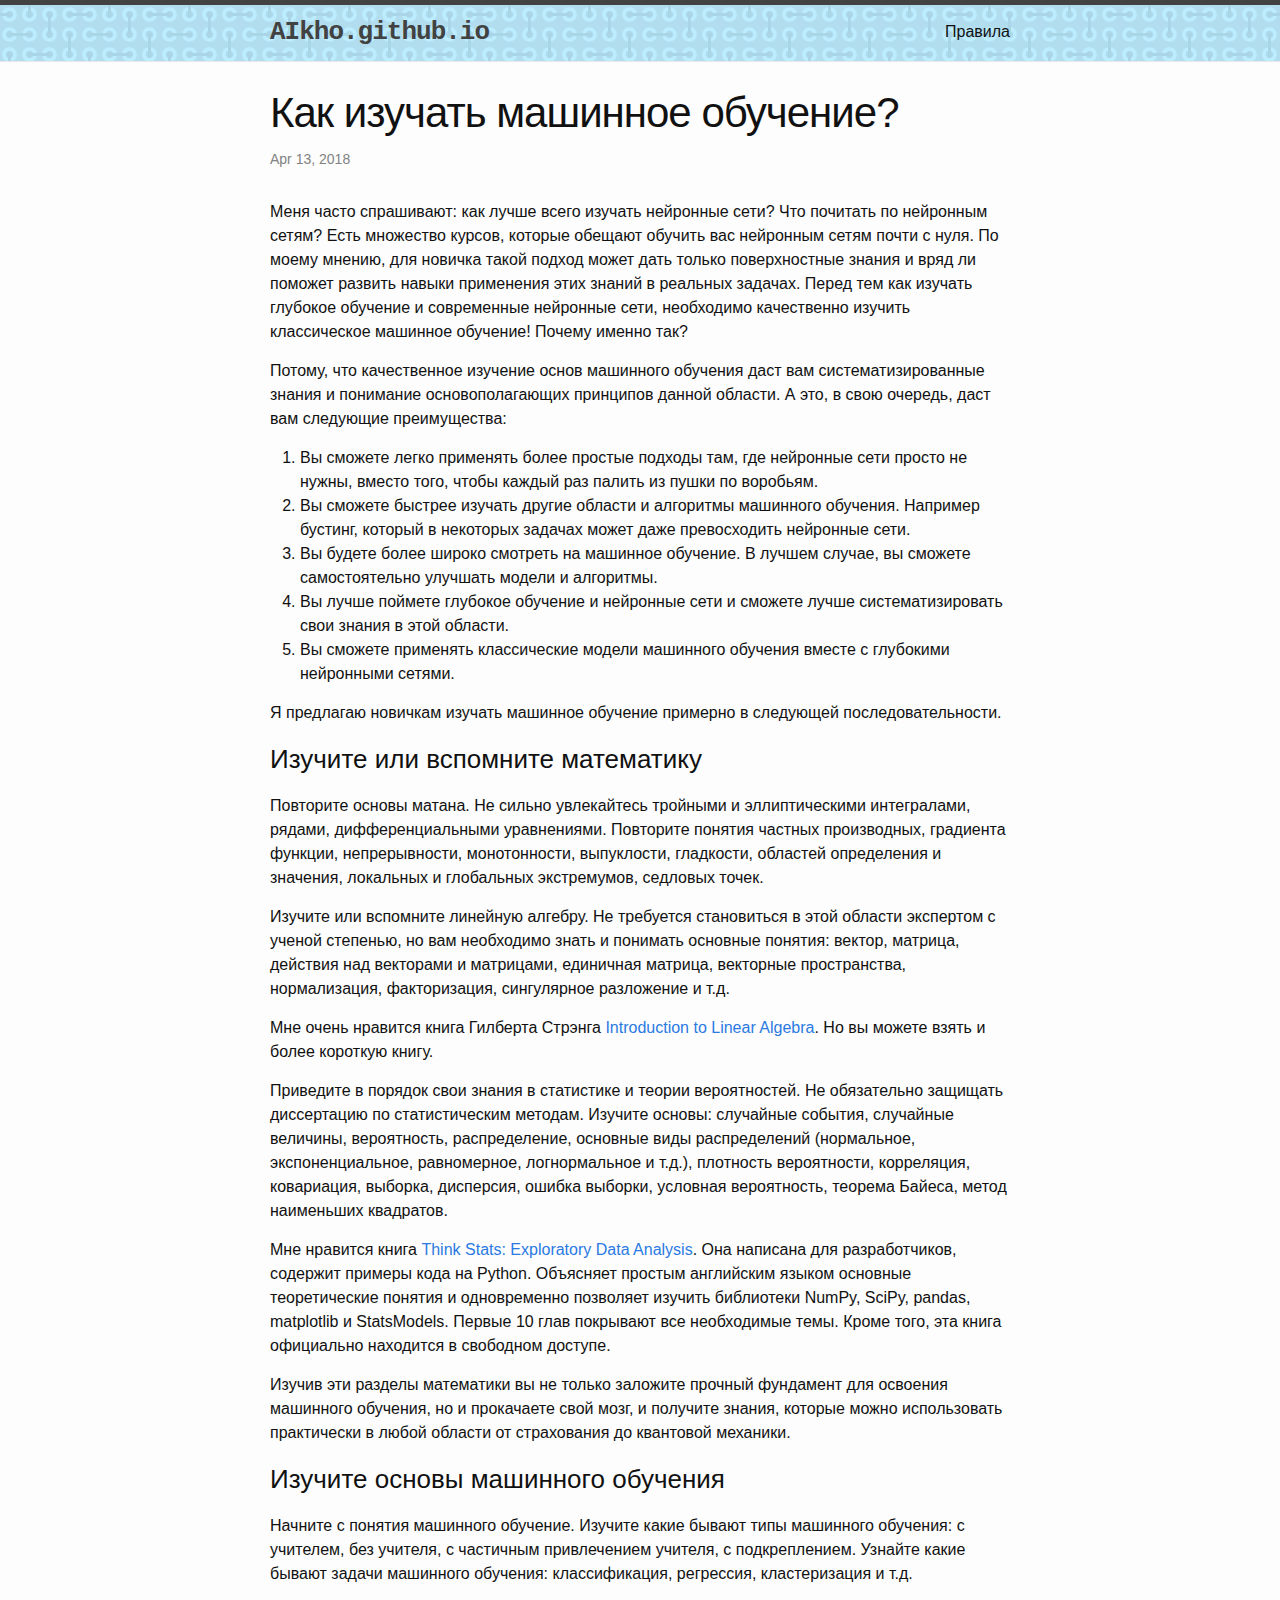
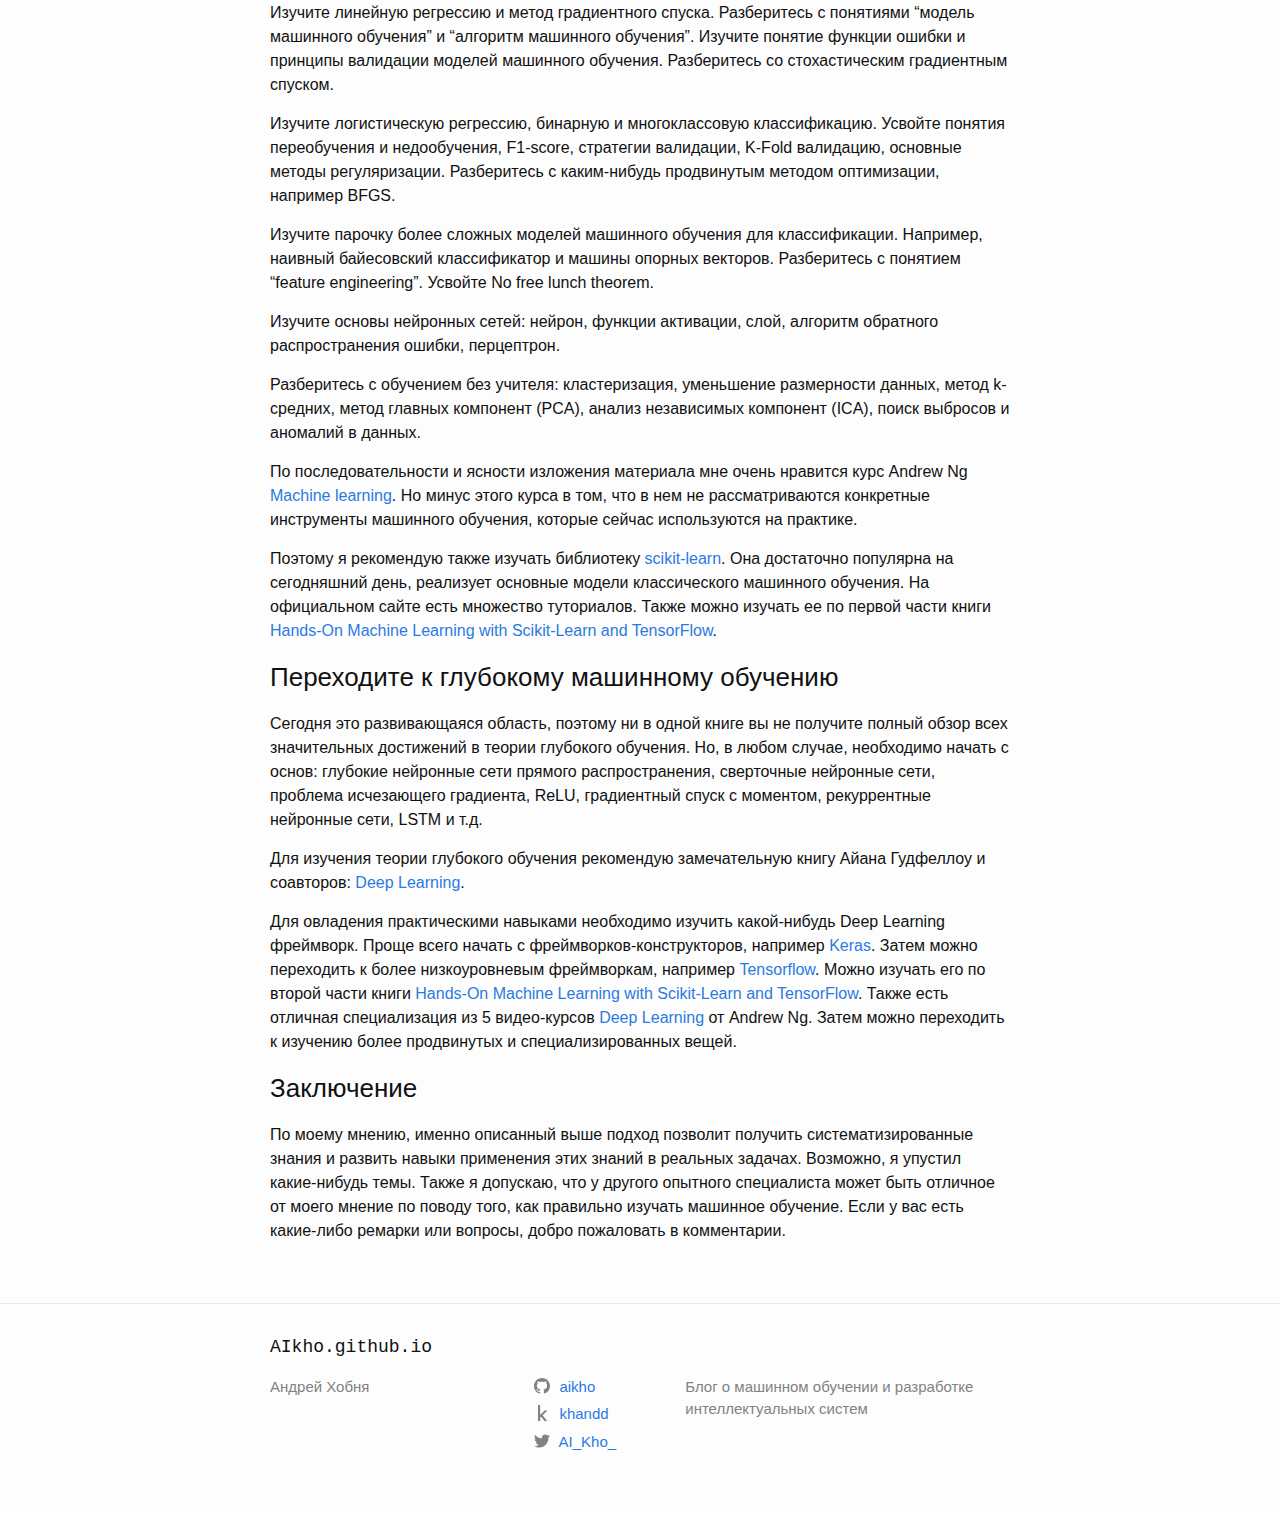
<file: 2018/04/13/how-to-learn-machine-learning.html>
<!DOCTYPE html>
<html lang="en"><head>
  <meta charset="utf-8">
  <meta http-equiv="X-UA-Compatible" content="IE=edge">
  <meta name="viewport" content="width=device-width, initial-scale=1"><!-- Begin Jekyll SEO tag v2.4.0 -->
<title>Как изучать машинное обучение? | AIkho.github.io</title>
<meta name="generator" content="Jekyll v3.7.3" />
<meta property="og:title" content="Как изучать машинное обучение?" />
<meta name="author" content="Андрей Хобня" />
<meta property="og:locale" content="en_US" />
<meta name="description" content="Меня часто спрашивают: как лучше всего изучать нейронные сети? Что почитать по нейронным сетям? Есть множество курсов, которые обещают обучить вас нейронным сетям почти с нуля. По моему мнению, для новичка такой подход может дать только поверхностные знания и вряд ли поможет развить навыки применения этих знаний в реальных задачах. Перед тем как изучать глубокое обучение и современные нейронные сети, необходимо качественно изучить классическое машинное обучение! Почему именно так?" />
<meta property="og:description" content="Меня часто спрашивают: как лучше всего изучать нейронные сети? Что почитать по нейронным сетям? Есть множество курсов, которые обещают обучить вас нейронным сетям почти с нуля. По моему мнению, для новичка такой подход может дать только поверхностные знания и вряд ли поможет развить навыки применения этих знаний в реальных задачах. Перед тем как изучать глубокое обучение и современные нейронные сети, необходимо качественно изучить классическое машинное обучение! Почему именно так?" />
<link rel="canonical" href="https://aikho.github.io/2018/04/13/how-to-learn-machine-learning.html" />
<meta property="og:url" content="https://aikho.github.io/2018/04/13/how-to-learn-machine-learning.html" />
<meta property="og:site_name" content="AIkho.github.io" />
<meta property="og:type" content="article" />
<meta property="article:published_time" content="2018-04-13T20:10:00+03:00" />
<script type="application/ld+json">
{"description":"Меня часто спрашивают: как лучше всего изучать нейронные сети? Что почитать по нейронным сетям? Есть множество курсов, которые обещают обучить вас нейронным сетям почти с нуля. По моему мнению, для новичка такой подход может дать только поверхностные знания и вряд ли поможет развить навыки применения этих знаний в реальных задачах. Перед тем как изучать глубокое обучение и современные нейронные сети, необходимо качественно изучить классическое машинное обучение! Почему именно так?","author":{"@type":"Person","name":"Андрей Хобня"},"@type":"BlogPosting","url":"https://aikho.github.io/2018/04/13/how-to-learn-machine-learning.html","headline":"Как изучать машинное обучение?","dateModified":"2018-04-13T20:10:00+03:00","datePublished":"2018-04-13T20:10:00+03:00","mainEntityOfPage":{"@type":"WebPage","@id":"https://aikho.github.io/2018/04/13/how-to-learn-machine-learning.html"},"@context":"http://schema.org"}</script>
<!-- End Jekyll SEO tag -->
<link rel="stylesheet" href="/assets/main.css"><link type="application/atom+xml" rel="alternate" href="https://aikho.github.io/feed.xml" title="AIkho.github.io" /></head>
<body><header class="site-header" role="banner">

  <div class="wrapper"><a class="site-title" rel="author" href="/">AIkho.github.io</a><nav class="site-nav">
        <input type="checkbox" id="nav-trigger" class="nav-trigger" />
        <label for="nav-trigger">
          <span class="menu-icon">
            <svg viewBox="0 0 18 15" width="18px" height="15px">
              <path fill="#424242" d="M18,1.484c0,0.82-0.665,1.484-1.484,1.484H1.484C0.665,2.969,0,2.304,0,1.484l0,0C0,0.665,0.665,0,1.484,0 h15.031C17.335,0,18,0.665,18,1.484L18,1.484z"/>
              <path fill="#424242" d="M18,7.516C18,8.335,17.335,9,16.516,9H1.484C0.665,9,0,8.335,0,7.516l0,0c0-0.82,0.665-1.484,1.484-1.484 h15.031C17.335,6.031,18,6.696,18,7.516L18,7.516z"/>
              <path fill="#424242" d="M18,13.516C18,14.335,17.335,15,16.516,15H1.484C0.665,15,0,14.335,0,13.516l0,0 c0-0.82,0.665-1.484,1.484-1.484h15.031C17.335,12.031,18,12.696,18,13.516L18,13.516z"/>
            </svg>
          </span>
        </label>

        <div class="trigger"><a class="page-link" href="/rules/">Правила</a></div>
      </nav></div>
</header>
<main class="page-content" aria-label="Content">
      <div class="wrapper">
        <article class="post h-entry" itemscope itemtype="http://schema.org/BlogPosting">

  <header class="post-header">
    <h1 class="post-title p-name" itemprop="name headline">Как изучать машинное обучение?</h1>
    <p class="post-meta">
      <time class="dt-published" datetime="2018-04-13T20:10:00+03:00" itemprop="datePublished">Apr 13, 2018
      </time></p>
  </header>

  <div class="post-content e-content" itemprop="articleBody">
    <p>Меня часто спрашивают: как лучше всего изучать нейронные сети? Что почитать по нейронным сетям?
Есть множество курсов, которые обещают обучить вас нейронным сетям почти с нуля.
По моему мнению, для новичка такой подход может дать только поверхностные знания и вряд ли поможет развить навыки применения этих знаний в реальных задачах.
Перед тем как изучать глубокое обучение и современные нейронные сети, необходимо качественно изучить классическое машинное обучение!
Почему именно так?</p>

<p>Потому, что качественное изучение основ машинного обучения даст вам систематизированные знания и понимание основополагающих принципов данной области.
А это, в свою очередь, даст вам следующие преимущества:</p>
<ol>
  <li>Вы сможете легко применять более простые подходы там, где нейронные сети просто не нужны, вместо того, чтобы каждый раз палить из пушки по воробьям.</li>
  <li>Вы сможете быстрее изучать другие области и алгоритмы машинного обучения. Например бустинг, который в некоторых задачах может даже превосходить нейронные сети.</li>
  <li>Вы будете более широко смотреть на машинное обучение. В лучшем случае, вы сможете самостоятельно улучшать модели и алгоритмы.</li>
  <li>Вы лучше поймете глубокое обучение и нейронные сети и сможете лучше систематизировать свои знания в этой области.</li>
  <li>Вы сможете применять классические модели машинного обучения вместе с глубокими нейронными сетями.</li>
</ol>

<p>Я предлагаю новичкам изучать машинное обучение примерно в следующей последовательности.</p>

<h3 id="Изучите-или-вспомните-математику">Изучите или вспомните математику</h3>

<p>Повторите основы матана. Не сильно увлекайтесь тройными и эллиптическими интегралами, рядами, дифференциальными уравнениями. Повторите понятия частных производных,
градиента функции, непрерывности, монотонности, выпуклости, гладкости, областей определения и значения, локальных и глобальных экстремумов, седловых точек.</p>

<p>Изучите или вспомните линейную алгебру. Не требуется становиться в этой области экспертом с ученой степенью, но вам необходимо знать и понимать основные понятия:
вектор, матрица, действия над векторами и матрицами, единичная матрица, векторные пространства, нормализация, факторизация, сингулярное разложение и т.д.</p>

<p>Мне очень нравится книга Гилберта Стрэнга <a href="https://www.amazon.com/Introduction-Linear-Algebra-Gilbert-Strang/dp/0980232775/">Introduction to Linear Algebra</a>.
Но вы можете взять и более короткую книгу.</p>

<p>Приведите в порядок свои знания в статистике и теории вероятностей. Не обязательно защищать диссертацию по статистическим методам.
Изучите основы: случайные события, случайные величины, вероятность, распределение, основные виды распределений (нормальное, экспоненциальное, равномерное, логнормальное и т.д.),
плотность вероятности, корреляция, ковариация, выборка, дисперсия, ошибка выборки, условная вероятность, теорема Байеса, метод наименьших квадратов.</p>

<p>Мне нравится книга <a href="http://greenteapress.com/wp/think-stats-2e/">Think Stats: Exploratory Data Analysis</a>.
Она написана для разработчиков, содержит примеры кода на Python. Объясняет простым английским языком основные теоретические понятия и одновременно позволяет изучить
библиотеки NumPy, SciPy, pandas, matplotlib и StatsModels. Первые 10 глав покрывают все необходимые темы. Кроме того, эта книга официально находится в свободном доступе.</p>

<p>Изучив эти разделы математики вы не только заложите прочный фундамент для освоения машинного обучения, но и прокачаете свой мозг, и получите знания, которые можно использовать практически в любой области от страхования до квантовой механики.</p>

<h3 id="Изучите-основы-машинного-обучения">Изучите основы машинного обучения</h3>

<p>Начните с понятия машинного обучение. Изучите какие бывают типы машинного обучения: с учителем, без учителя, с частичным привлечением учителя, с подкреплением.
Узнайте какие бывают задачи машинного обучения: классификация, регрессия, кластеризация и т.д.</p>

<p>Изучите линейную регрессию и метод градиентного спуска.
Разберитесь с понятиями “модель машинного обучения” и “алгоритм машинного обучения”.
Изучите понятие функции ошибки и принципы валидации моделей машинного обучения.
Разберитесь со стохастическим градиентным спуском.</p>

<p>Изучите логистическую регрессию, бинарную и многоклассовую классификацию.
Усвойте понятия переобучения и недообучения, F1-score, стратегии валидации, K-Fold валидацию,
основные методы регуляризации.
Разберитесь с каким-нибудь продвинутым методом оптимизации, например BFGS.</p>

<p>Изучите парочку более сложных моделей машинного обучения для классификации.
Например, наивный байесовский классификатор и машины опорных векторов.
Разберитесь с понятием “feature engineering”. Усвойте No free lunch theorem.</p>

<p>Изучите основы нейронных сетей: нейрон, функции активации, слой,
алгоритм обратного распространения ошибки, перцептрон.</p>

<p>Разберитесь с обучением без учителя: кластеризация, уменьшение размерности данных,
метод k-средних, метод главных компонент (PCA), анализ независимых компонент (ICA),
поиск выбросов и аномалий в данных.</p>

<p>По последовательности и ясности изложения материала мне очень нравится курс Andrew Ng <a href="https://www.coursera.org/learn/machine-learning">Machine learning</a>.
Но минус этого курса в том, что в нем не рассматриваются конкретные инструменты машинного обучения, которые сейчас используются на практике.</p>

<p>Поэтому я рекомендую также изучать библиотеку <a href="http://scikit-learn.org/stable/">scikit-learn</a>.
Она достаточно популярна на сегодняшний день, реализует основные модели классического машинного обучения. На официальном сайте есть множество туториалов.
Также можно изучать ее по первой части книги <a href="https://www.amazon.com/Hands-Machine-Learning-Scikit-Learn-TensorFlow/dp/1491962291">Hands-On Machine Learning with Scikit-Learn and TensorFlow</a>.</p>

<h3 id="Переходите-к-глубокому-машинному-обучению">Переходите к глубокому машинному обучению</h3>

<p>Сегодня это развивающаяся область, поэтому ни в одной книге вы не получите полный обзор всех значительных достижений в теории глубокого обучения.
Но, в любом случае, необходимо начать с основ: глубокие нейронные сети прямого распространения, сверточные нейронные сети, проблема исчезающего градиента, ReLU,
градиентный спуск с моментом, рекуррентные нейронные сети, LSTM  и т.д.</p>

<p>Для изучения теории глубокого обучения рекомендую замечательную книгу Айана Гудфеллоу и соавторов: <a href="http://www.deeplearningbook.org/">Deep Learning</a>.</p>

<p>Для овладения практическими навыками необходимо изучить какой-нибудь Deep Learning фреймворк. Проще всего начать с фреймворков-конструкторов, например <a href="https://keras.io/">Keras</a>.
Затем можно переходить к более низкоуровневым фреймворкам, например <a href="https://www.tensorflow.org/">Tensorflow</a>.
Можно изучать его по второй части книги <a href="https://www.amazon.com/Hands-Machine-Learning-Scikit-Learn-TensorFlow/dp/1491962291">Hands-On Machine Learning with Scikit-Learn and TensorFlow</a>.
Также есть отличная специализация из 5 видео-курсов <a href="https://www.coursera.org/specializations/deep-learning">Deep Learning</a> от Andrew Ng.
Затем можно переходить к изучению более продвинутых и специализированных вещей.</p>

<h3 id="Заключение">Заключение</h3>

<p>По моему мнению, именно описанный выше подход позволит получить систематизированные знания и развить навыки применения этих знаний в реальных задачах.
Возможно, я упустил какие-нибудь темы. Также я допускаю, что у другого опытного специалиста может быть отличное от моего мнение по поводу того, как правильно изучать машинное обучение.
Если у вас есть какие-либо ремарки или вопросы, добро пожаловать в комментарии.</p>


  </div><div id="disqus_thread"></div>
  <script>
    var disqus_config = function () {
      this.page.url = 'https://aikho.github.io/2018/04/13/how-to-learn-machine-learning.html';
      this.page.identifier = 'https://aikho.github.io/2018/04/13/how-to-learn-machine-learning.html';
    };

    (function() {
      var d = document, s = d.createElement('script');

      s.src = 'https://andrei-khobnia-blog.disqus.com/embed.js';

      s.setAttribute('data-timestamp', +new Date());
      (d.head || d.body).appendChild(s);
    })();
  </script>
  <noscript>Please enable JavaScript to view the <a href="https://disqus.com/?ref_noscript" rel="nofollow">comments powered by Disqus.</a></noscript><a class="u-url" href="/2018/04/13/how-to-learn-machine-learning.html" hidden></a>
</article>

      </div>
    </main><footer class="site-footer h-card">
  <data class="u-url" href="/"></data>

  <div class="wrapper">

    <h2 class="footer-heading">AIkho.github.io</h2>

    <div class="footer-col-wrapper">
      <div class="footer-col footer-col-1">
        <ul class="contact-list">
          <li class="p-name">Андрей Хобня</li></ul>
      </div>

      <div class="footer-col footer-col-2"><ul class="social-media-list"><li><a href="https://github.com/aikho"><svg class="svg-icon"><use xlink:href="/assets/minima-social-icons.svg#github"></use></svg> <span class="username">aikho</span></a></li><li><a href="https://kaggle.com/khandd"><svg class="svg-icon"><use xlink:href="/assets/kaggle.svg#kaggle"></use></svg> <span class="username">khandd</span></a></li><li><a href="https://www.twitter.com/AI_Kho_"><svg class="svg-icon"><use xlink:href="/assets/minima-social-icons.svg#twitter"></use></svg> <span class="username">AI_Kho_</span></a></li></ul>
</div>

      <div class="footer-col footer-col-3">
        <p>Блог о машинном обучении и разработке интеллектуальных систем</p>
      </div>
    </div>

  </div>

</footer>
</body>

</html>
</file>
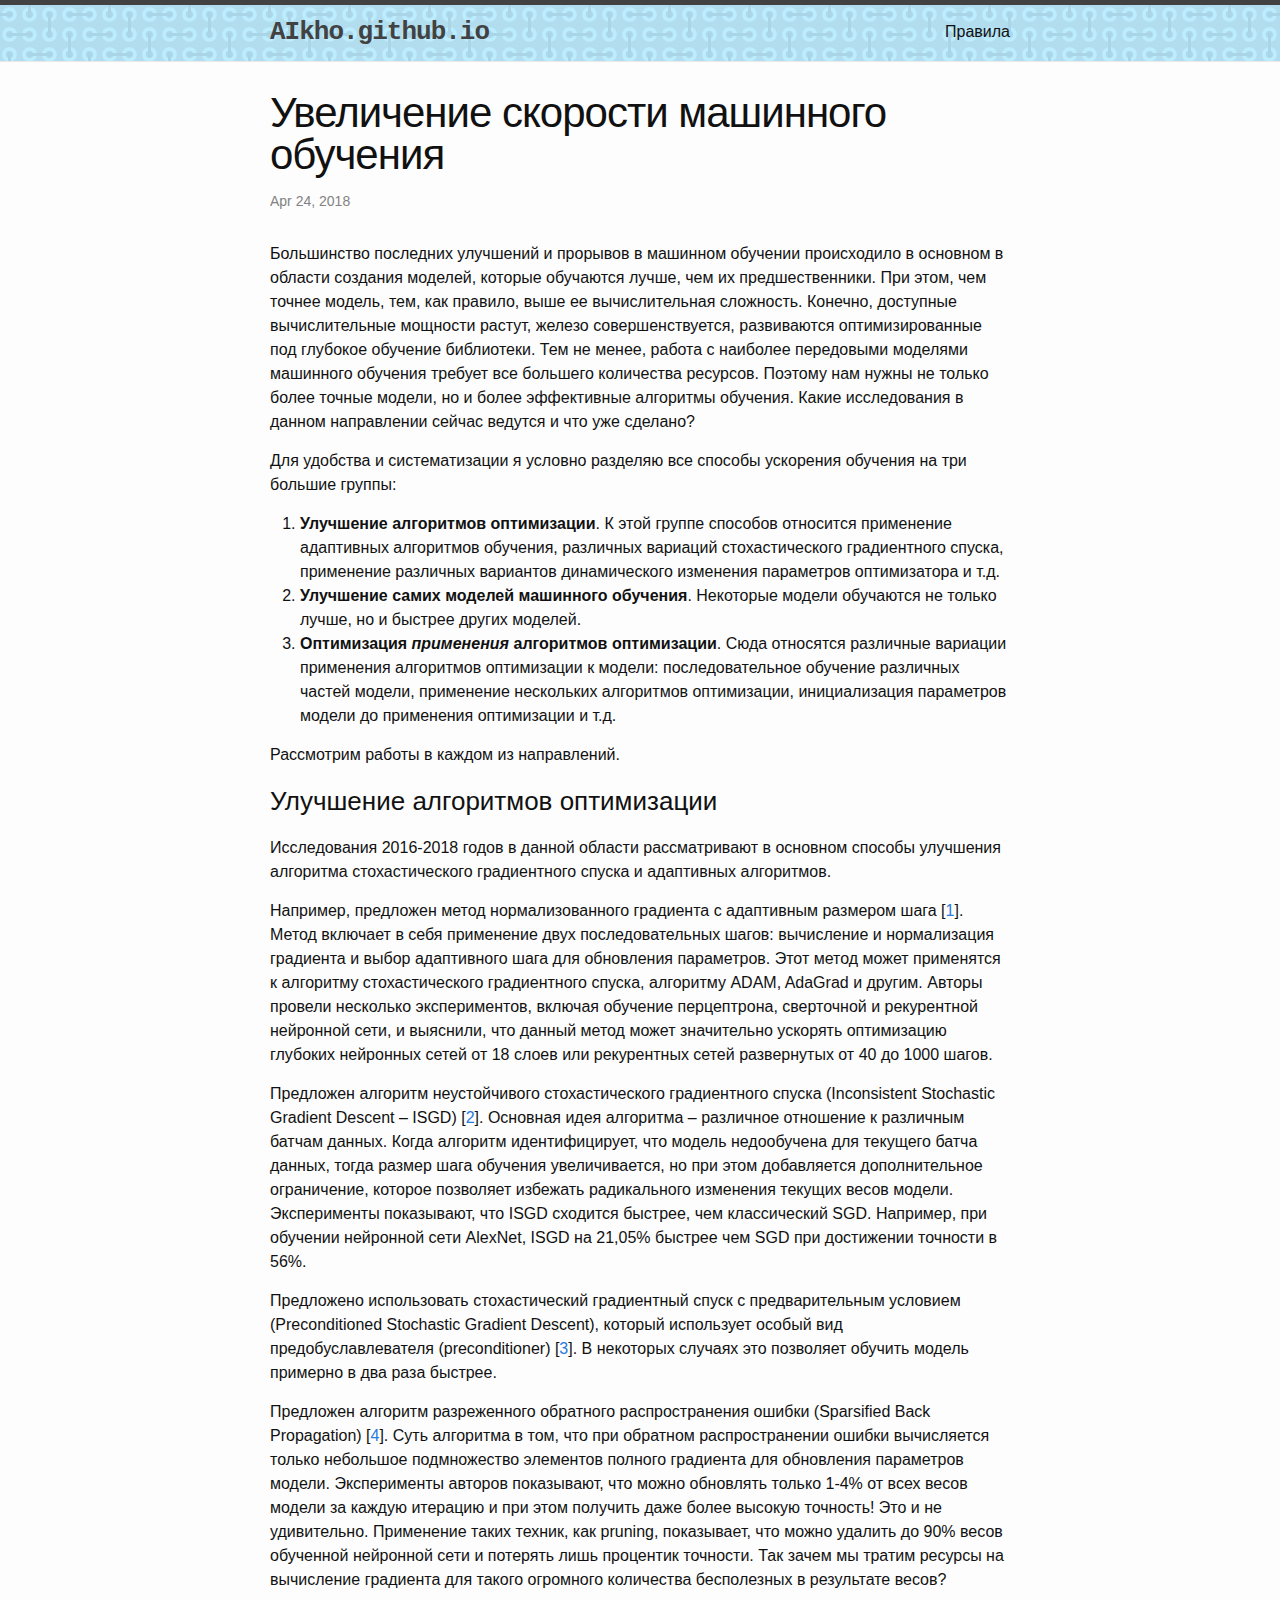
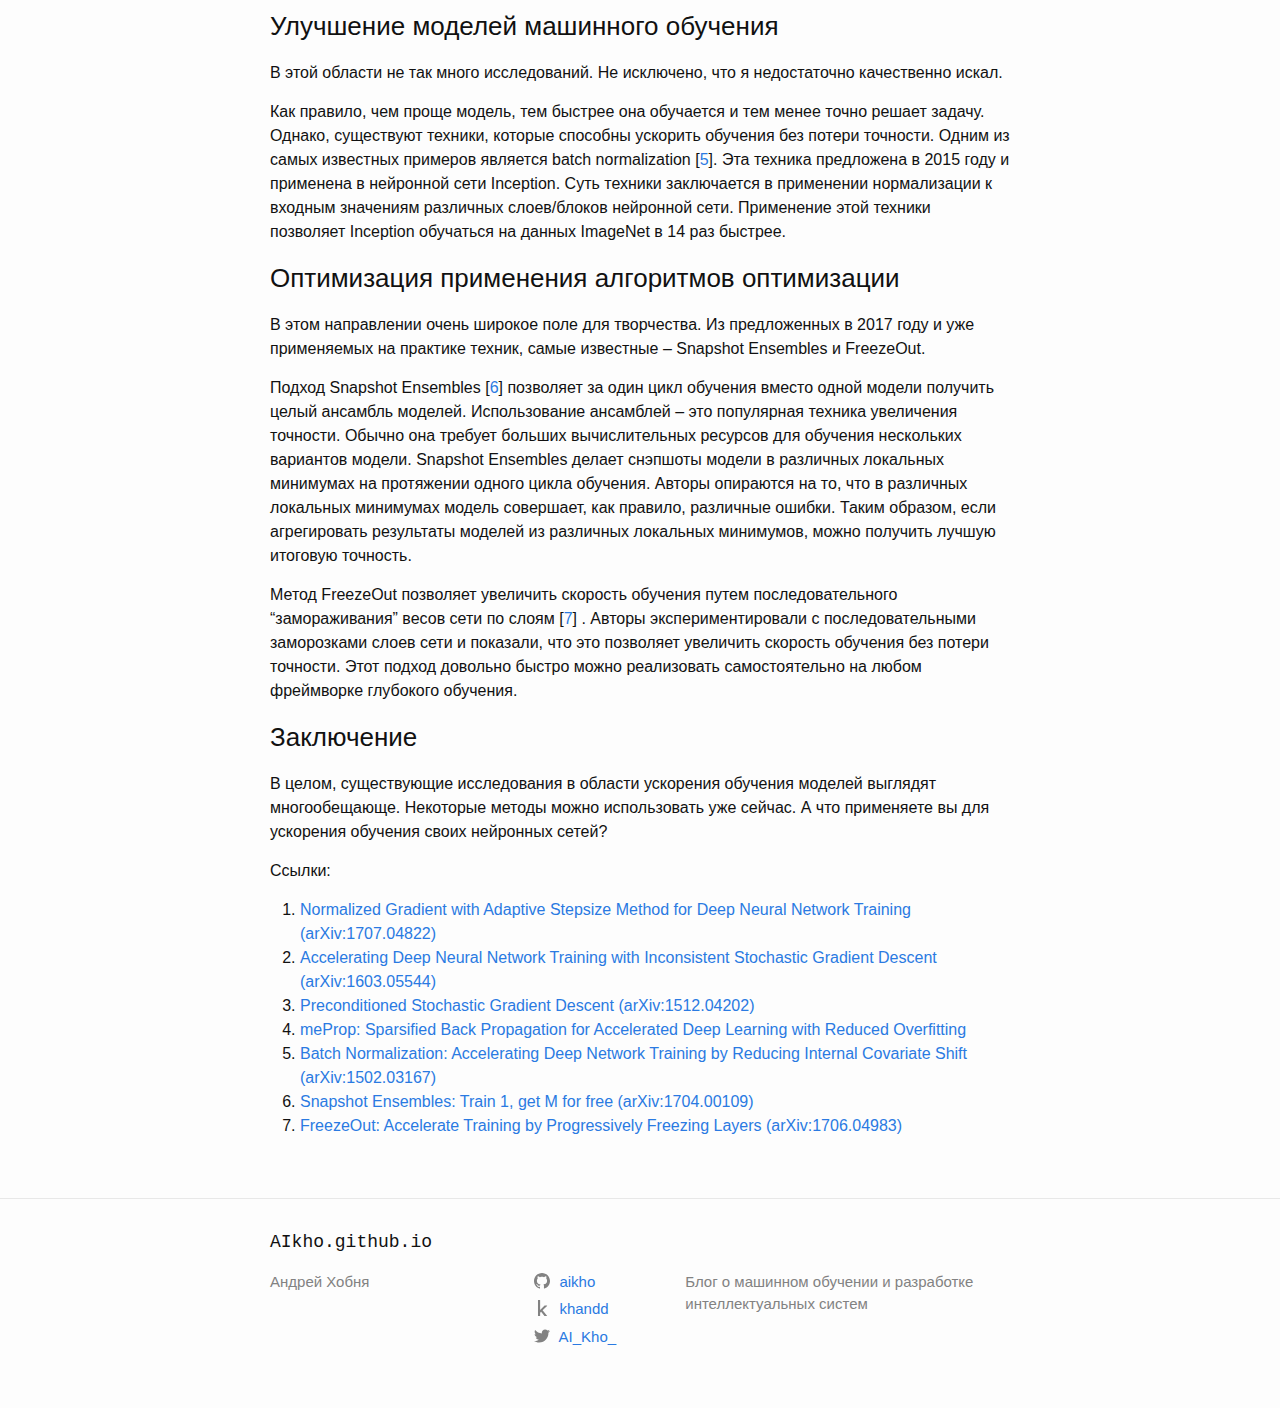
<file: 2018/04/24/machine-learning-training-performance.html>
<!DOCTYPE html>
<html lang="en"><head>
  <meta charset="utf-8">
  <meta http-equiv="X-UA-Compatible" content="IE=edge">
  <meta name="viewport" content="width=device-width, initial-scale=1"><!-- Begin Jekyll SEO tag v2.4.0 -->
<title>Увеличение скорости машинного обучения | AIkho.github.io</title>
<meta name="generator" content="Jekyll v3.7.3" />
<meta property="og:title" content="Увеличение скорости машинного обучения" />
<meta name="author" content="Андрей Хобня" />
<meta property="og:locale" content="en_US" />
<meta name="description" content="Большинство последних улучшений и прорывов в машинном обучении происходило в основном в области создания моделей, которые обучаются лучше, чем их предшественники. При этом, чем точнее модель, тем, как правило, выше ее вычислительная сложность. Конечно, доступные вычислительные мощности растут, железо совершенствуется, развиваются оптимизированные под глубокое обучение библиотеки. Тем не менее, работа с наиболее передовыми моделями машинного обучения требует все большего количества ресурсов. Поэтому нам нужны не только более точные модели, но и более эффективные алгоритмы обучения. Какие исследования в данном направлении сейчас ведутся и что уже сделано?" />
<meta property="og:description" content="Большинство последних улучшений и прорывов в машинном обучении происходило в основном в области создания моделей, которые обучаются лучше, чем их предшественники. При этом, чем точнее модель, тем, как правило, выше ее вычислительная сложность. Конечно, доступные вычислительные мощности растут, железо совершенствуется, развиваются оптимизированные под глубокое обучение библиотеки. Тем не менее, работа с наиболее передовыми моделями машинного обучения требует все большего количества ресурсов. Поэтому нам нужны не только более точные модели, но и более эффективные алгоритмы обучения. Какие исследования в данном направлении сейчас ведутся и что уже сделано?" />
<link rel="canonical" href="https://aikho.github.io/2018/04/24/machine-learning-training-performance.html" />
<meta property="og:url" content="https://aikho.github.io/2018/04/24/machine-learning-training-performance.html" />
<meta property="og:site_name" content="AIkho.github.io" />
<meta property="og:type" content="article" />
<meta property="article:published_time" content="2018-04-24T23:10:00+03:00" />
<script type="application/ld+json">
{"description":"Большинство последних улучшений и прорывов в машинном обучении происходило в основном в области создания моделей, которые обучаются лучше, чем их предшественники. При этом, чем точнее модель, тем, как правило, выше ее вычислительная сложность. Конечно, доступные вычислительные мощности растут, железо совершенствуется, развиваются оптимизированные под глубокое обучение библиотеки. Тем не менее, работа с наиболее передовыми моделями машинного обучения требует все большего количества ресурсов. Поэтому нам нужны не только более точные модели, но и более эффективные алгоритмы обучения. Какие исследования в данном направлении сейчас ведутся и что уже сделано?","author":{"@type":"Person","name":"Андрей Хобня"},"@type":"BlogPosting","url":"https://aikho.github.io/2018/04/24/machine-learning-training-performance.html","headline":"Увеличение скорости машинного обучения","dateModified":"2018-04-24T23:10:00+03:00","datePublished":"2018-04-24T23:10:00+03:00","mainEntityOfPage":{"@type":"WebPage","@id":"https://aikho.github.io/2018/04/24/machine-learning-training-performance.html"},"@context":"http://schema.org"}</script>
<!-- End Jekyll SEO tag -->
<link rel="stylesheet" href="/assets/main.css"><link type="application/atom+xml" rel="alternate" href="https://aikho.github.io/feed.xml" title="AIkho.github.io" /></head>
<body><header class="site-header" role="banner">

  <div class="wrapper"><a class="site-title" rel="author" href="/">AIkho.github.io</a><nav class="site-nav">
        <input type="checkbox" id="nav-trigger" class="nav-trigger" />
        <label for="nav-trigger">
          <span class="menu-icon">
            <svg viewBox="0 0 18 15" width="18px" height="15px">
              <path fill="#424242" d="M18,1.484c0,0.82-0.665,1.484-1.484,1.484H1.484C0.665,2.969,0,2.304,0,1.484l0,0C0,0.665,0.665,0,1.484,0 h15.031C17.335,0,18,0.665,18,1.484L18,1.484z"/>
              <path fill="#424242" d="M18,7.516C18,8.335,17.335,9,16.516,9H1.484C0.665,9,0,8.335,0,7.516l0,0c0-0.82,0.665-1.484,1.484-1.484 h15.031C17.335,6.031,18,6.696,18,7.516L18,7.516z"/>
              <path fill="#424242" d="M18,13.516C18,14.335,17.335,15,16.516,15H1.484C0.665,15,0,14.335,0,13.516l0,0 c0-0.82,0.665-1.484,1.484-1.484h15.031C17.335,12.031,18,12.696,18,13.516L18,13.516z"/>
            </svg>
          </span>
        </label>

        <div class="trigger"><a class="page-link" href="/rules/">Правила</a></div>
      </nav></div>
</header>
<main class="page-content" aria-label="Content">
      <div class="wrapper">
        <article class="post h-entry" itemscope itemtype="http://schema.org/BlogPosting">

  <header class="post-header">
    <h1 class="post-title p-name" itemprop="name headline">Увеличение скорости машинного обучения</h1>
    <p class="post-meta">
      <time class="dt-published" datetime="2018-04-24T23:10:00+03:00" itemprop="datePublished">Apr 24, 2018
      </time></p>
  </header>

  <div class="post-content e-content" itemprop="articleBody">
    <p>Большинство последних улучшений и прорывов в машинном обучении происходило в основном в области создания моделей, которые обучаются лучше, чем их предшественники.
При этом, чем точнее модель, тем, как правило, выше ее вычислительная сложность.
Конечно, доступные вычислительные мощности растут, железо совершенствуется, развиваются оптимизированные под глубокое обучение библиотеки. Тем не менее,
работа с наиболее передовыми моделями машинного обучения требует все большего количества ресурсов. Поэтому нам нужны не только более точные модели,
но и более эффективные алгоритмы обучения.
Какие исследования в данном направлении сейчас ведутся и что уже сделано?</p>

<p>Для удобства и систематизации я условно разделяю все способы ускорения обучения на три большие группы:</p>

<ol>
  <li><strong>Улучшение алгоритмов оптимизации</strong>. К этой группе способов относится применение адаптивных алгоритмов обучения, различных вариаций стохастического градиентного спуска,
применение различных вариантов динамического изменения параметров оптимизатора и т.д.</li>
  <li><strong>Улучшение самих моделей машинного обучения</strong>. Некоторые модели обучаются не только лучше, но и быстрее других моделей.</li>
  <li><strong>Оптимизация <em>применения</em> алгоритмов оптимизации</strong>. Сюда относятся различные вариации применения алгоритмов оптимизации к модели: последовательное обучение различных частей модели,
применение нескольких алгоритмов оптимизации, инициализация параметров модели до применения оптимизации и т.д.</li>
</ol>

<p>Рассмотрим работы в каждом из направлений.</p>

<h3 id="Улучшение-алгоритмов-оптимизации">Улучшение алгоритмов оптимизации</h3>

<p>Исследования 2016-2018 годов в данной области рассматривают в основном способы улучшения алгоритма стохастического градиентного спуска и адаптивных алгоритмов.</p>

<p>Например, предложен метод нормализованного градиента с адаптивным размером шага [<a href="#r1">1</a>]. Метод включает в себя применение двух последовательных шагов: вычисление и нормализация градиента
и выбор адаптивного шага для обновления параметров. Этот метод может применятся к алгоритму стохастического градиентного спуска, алгоритму ADAM, AdaGrad и другим.
Авторы провели несколько экспериментов, включая обучение перцептрона, сверточной и рекурентной нейронной сети, и выяснили, что данный метод может значительно ускорять
оптимизацию глубоких нейронных сетей от 18 слоев или рекурентных сетей развернутых от 40 до 1000 шагов.</p>

<p>Предложен алгоритм неустойчивого стохастического градиентного спуска (Inconsistent Stochastic Gradient Descent – ISGD) [<a href="#r2">2</a>]. Основная идея алгоритма – различное отношение к различным батчам
данных. Когда алгоритм идентифицирует, что модель недообучена для текущего батча данных, тогда размер шага обучения увеличивается, но при этом добавляется дополнительное ограничение,
которое позволяет избежать радикального изменения текущих весов модели. Эксперименты показывают, что ISGD сходится быстрее, чем классический SGD.
Например, при обучении нейронной сети AlexNet, ISGD на 21,05% быстрее чем SGD при достижении точности в 56%.</p>

<p>Предложено использовать стохастический градиентный спуск с предварительным условием (Preconditioned Stochastic Gradient Descent), который использует особый вид предобуславлевателя (preconditioner) [<a href="#r3">3</a>].
В некоторых случаях это позволяет обучить модель примерно в два раза быстрее.</p>

<p>Предложен алгоритм разреженного обратного распространения ошибки (Sparsified Back Propagation) [<a href="#r4">4</a>]. Суть алгоритма в том, что при обратном распространении ошибки
вычисляется только небольшое подмножество элементов полного градиента для обновления параметров модели.
Эксперименты авторов показывают, что можно обновлять только 1-4% от всех весов модели за каждую итерацию и при этом получить даже более высокую точность!
Это и не удивительно. Применение таких техник, как pruning, показывает, что можно удалить до 90% весов обученной нейронной сети и потерять лишь процентик точности.
Так зачем мы тратим ресурсы на вычисление градиента для такого огромного количества бесполезных в результате весов?</p>

<h3 id="Улучшение-моделей-машинного-обучения">Улучшение моделей машинного обучения</h3>

<p>В этой области не так много исследований. Не исключено, что я недостаточно качественно искал.</p>

<p>Как правило, чем проще модель, тем быстрее она обучается и тем менее точно решает задачу. Однако, существуют техники, которые способны ускорить обучения без потери точности.
Одним из самых известных примеров является batch normalization [<a href="#r5">5</a>]. Эта техника предложена в 2015 году и применена в нейронной сети Inception.
Суть техники заключается в применении нормализации к входным значениям различных слоев/блоков нейронной сети.
Применение этой техники позволяет Inception обучаться на данных ImageNet в 14 раз быстрее.</p>

<h3 id="Оптимизация-применения-алгоритмов-оптимизации">Оптимизация применения алгоритмов оптимизации</h3>

<p>В этом направлении очень широкое поле для творчества.
Из предложенных в 2017 году и уже применяемых на практике техник, самые известные – Snapshot Ensembles и FreezeOut.</p>

<p>Подход Snapshot Ensembles [<a href="#r6">6</a>] позволяет за один цикл обучения вместо одной модели получить целый ансамбль моделей.
Использование ансамблей – это популярная техника увеличения точности. Обычно она требует больших вычислительных ресурсов для обучения нескольких вариантов модели.
Snapshot Ensembles делает снэпшоты модели в различных локальных минимумах на протяжении одного цикла обучения.
Авторы опираются на то, что в различных локальных минимумах модель совершает, как правило, различные ошибки.
Таким образом, если агрегировать результаты моделей из различных локальных минимумов, можно получить лучшую итоговую точность.</p>

<p>Метод FreezeOut позволяет увеличить скорость обучения путем последовательного “замораживания” весов сети по слоям [<a href="#r7">7</a>] .
Авторы экспериментировали с последовательными заморозками слоев сети и показали, что это позволяет увеличить скорость обучения без потери точности.
Этот подход довольно быстро можно реализовать самостоятельно на любом фреймворке глубокого обучения.</p>

<h3 id="Заключение">Заключение</h3>

<p>В целом, существующие исследования в области ускорения обучения моделей выглядят многообещающе.
Некоторые методы можно использовать уже сейчас. А что применяете вы для ускорения обучения своих нейронных сетей?</p>

<p>Ссылки:</p>
<ol>
  <li><a name="r1"></a> <a href="https://arxiv.org/abs/1707.04822v1">Normalized Gradient with Adaptive Stepsize Method for Deep Neural Network Training (arXiv:1707.04822)</a></li>
  <li><a name="r2"></a> <a href="https://arxiv.org/abs/1603.05544v3">Accelerating Deep Neural Network Training with Inconsistent Stochastic Gradient Descent (arXiv:1603.05544)</a></li>
  <li><a name="r3"></a> <a href="https://arxiv.org/abs/1512.04202v3">Preconditioned Stochastic Gradient Descent (arXiv:1512.04202)</a></li>
  <li><a name="r4"></a> <a href="http://proceedings.mlr.press/v70/sun17c.html">meProp: Sparsified Back Propagation for Accelerated Deep Learning with Reduced Overfitting</a></li>
  <li><a name="r5"></a> <a href="https://arxiv.org/abs/1502.03167">Batch Normalization: Accelerating Deep Network Training by Reducing Internal Covariate Shift (arXiv:1502.03167)</a></li>
  <li><a name="r6"></a> <a href="https://arxiv.org/abs/1704.00109">Snapshot Ensembles: Train 1, get M for free (arXiv:1704.00109)</a></li>
  <li><a name="r7"></a> <a href="https://arxiv.org/abs/1706.04983">FreezeOut: Accelerate Training by Progressively Freezing Layers (arXiv:1706.04983)</a></li>
</ol>

  </div><div id="disqus_thread"></div>
  <script>
    var disqus_config = function () {
      this.page.url = 'https://aikho.github.io/2018/04/24/machine-learning-training-performance.html';
      this.page.identifier = 'https://aikho.github.io/2018/04/24/machine-learning-training-performance.html';
    };

    (function() {
      var d = document, s = d.createElement('script');

      s.src = 'https://andrei-khobnia-blog.disqus.com/embed.js';

      s.setAttribute('data-timestamp', +new Date());
      (d.head || d.body).appendChild(s);
    })();
  </script>
  <noscript>Please enable JavaScript to view the <a href="https://disqus.com/?ref_noscript" rel="nofollow">comments powered by Disqus.</a></noscript><a class="u-url" href="/2018/04/24/machine-learning-training-performance.html" hidden></a>
</article>

      </div>
    </main><footer class="site-footer h-card">
  <data class="u-url" href="/"></data>

  <div class="wrapper">

    <h2 class="footer-heading">AIkho.github.io</h2>

    <div class="footer-col-wrapper">
      <div class="footer-col footer-col-1">
        <ul class="contact-list">
          <li class="p-name">Андрей Хобня</li></ul>
      </div>

      <div class="footer-col footer-col-2"><ul class="social-media-list"><li><a href="https://github.com/aikho"><svg class="svg-icon"><use xlink:href="/assets/minima-social-icons.svg#github"></use></svg> <span class="username">aikho</span></a></li><li><a href="https://kaggle.com/khandd"><svg class="svg-icon"><use xlink:href="/assets/kaggle.svg#kaggle"></use></svg> <span class="username">khandd</span></a></li><li><a href="https://www.twitter.com/AI_Kho_"><svg class="svg-icon"><use xlink:href="/assets/minima-social-icons.svg#twitter"></use></svg> <span class="username">AI_Kho_</span></a></li></ul>
</div>

      <div class="footer-col footer-col-3">
        <p>Блог о машинном обучении и разработке интеллектуальных систем</p>
      </div>
    </div>

  </div>

</footer>
</body>

</html>
</file>
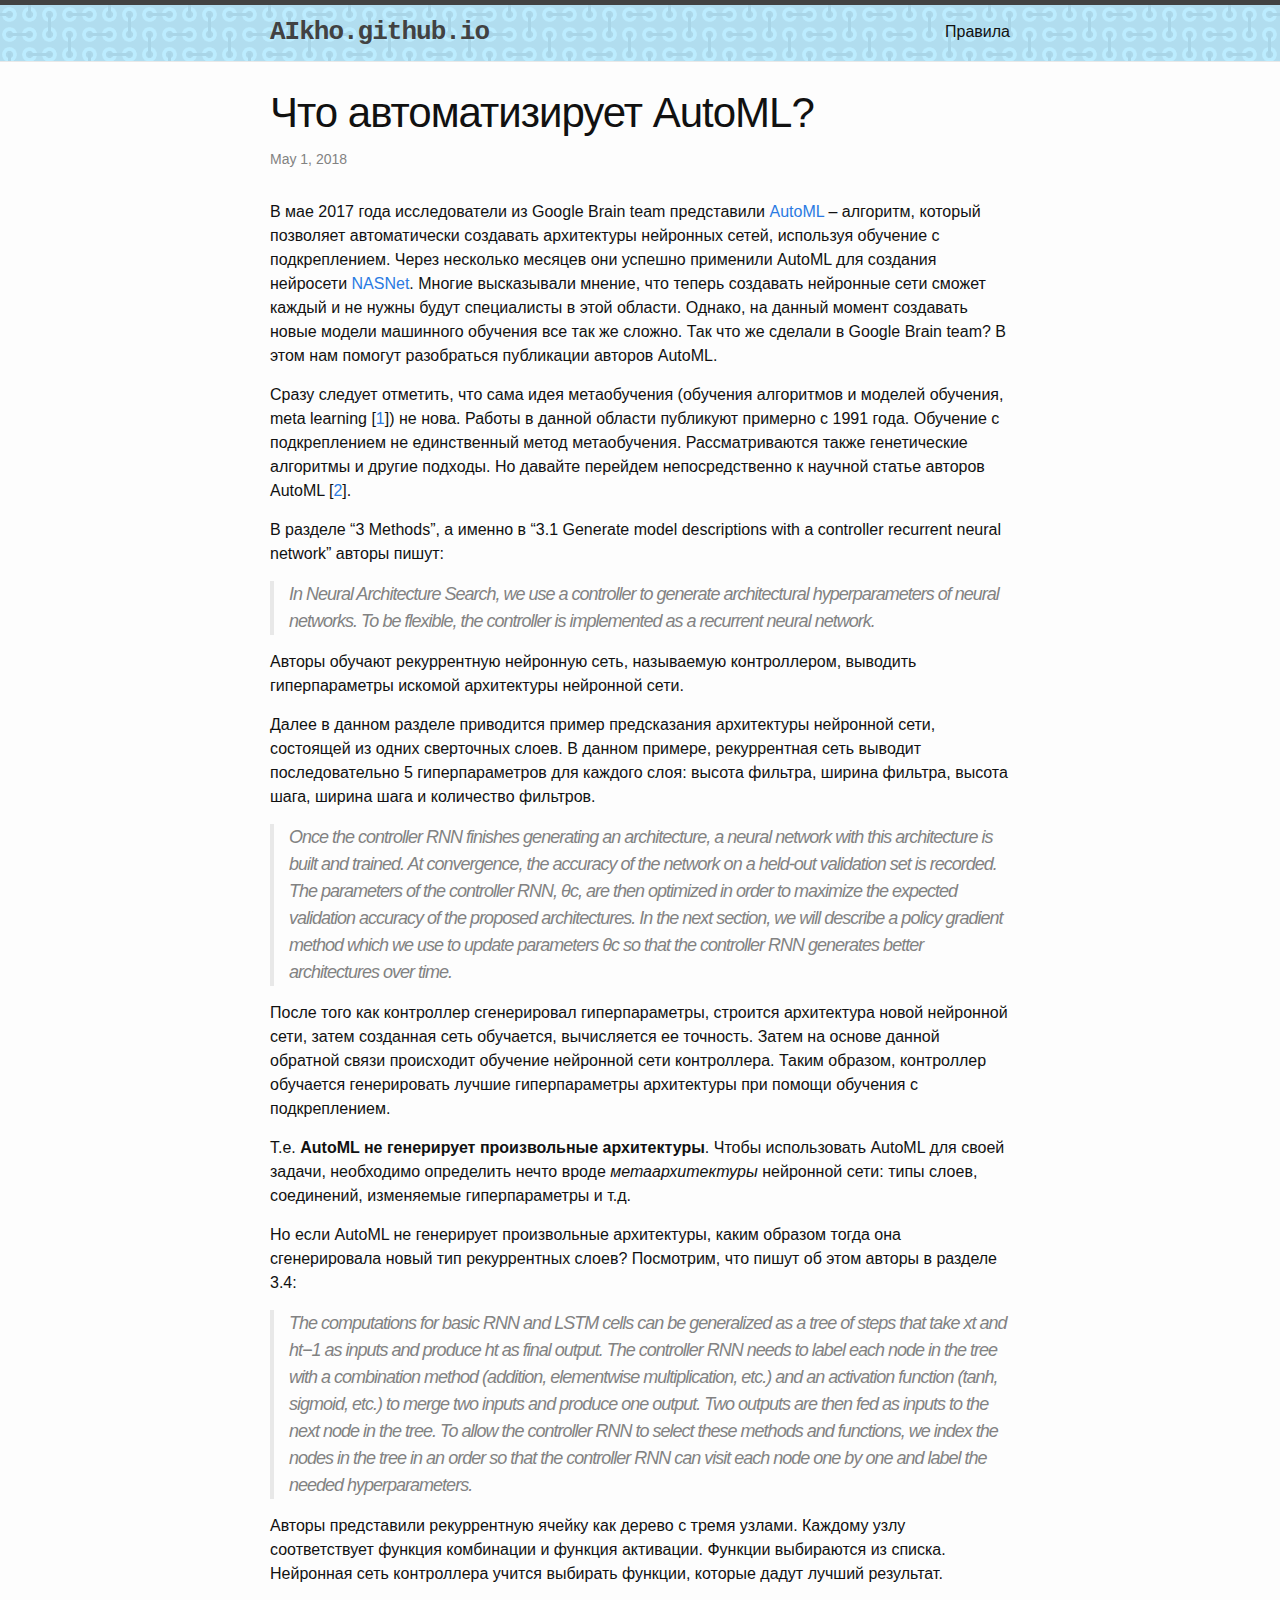
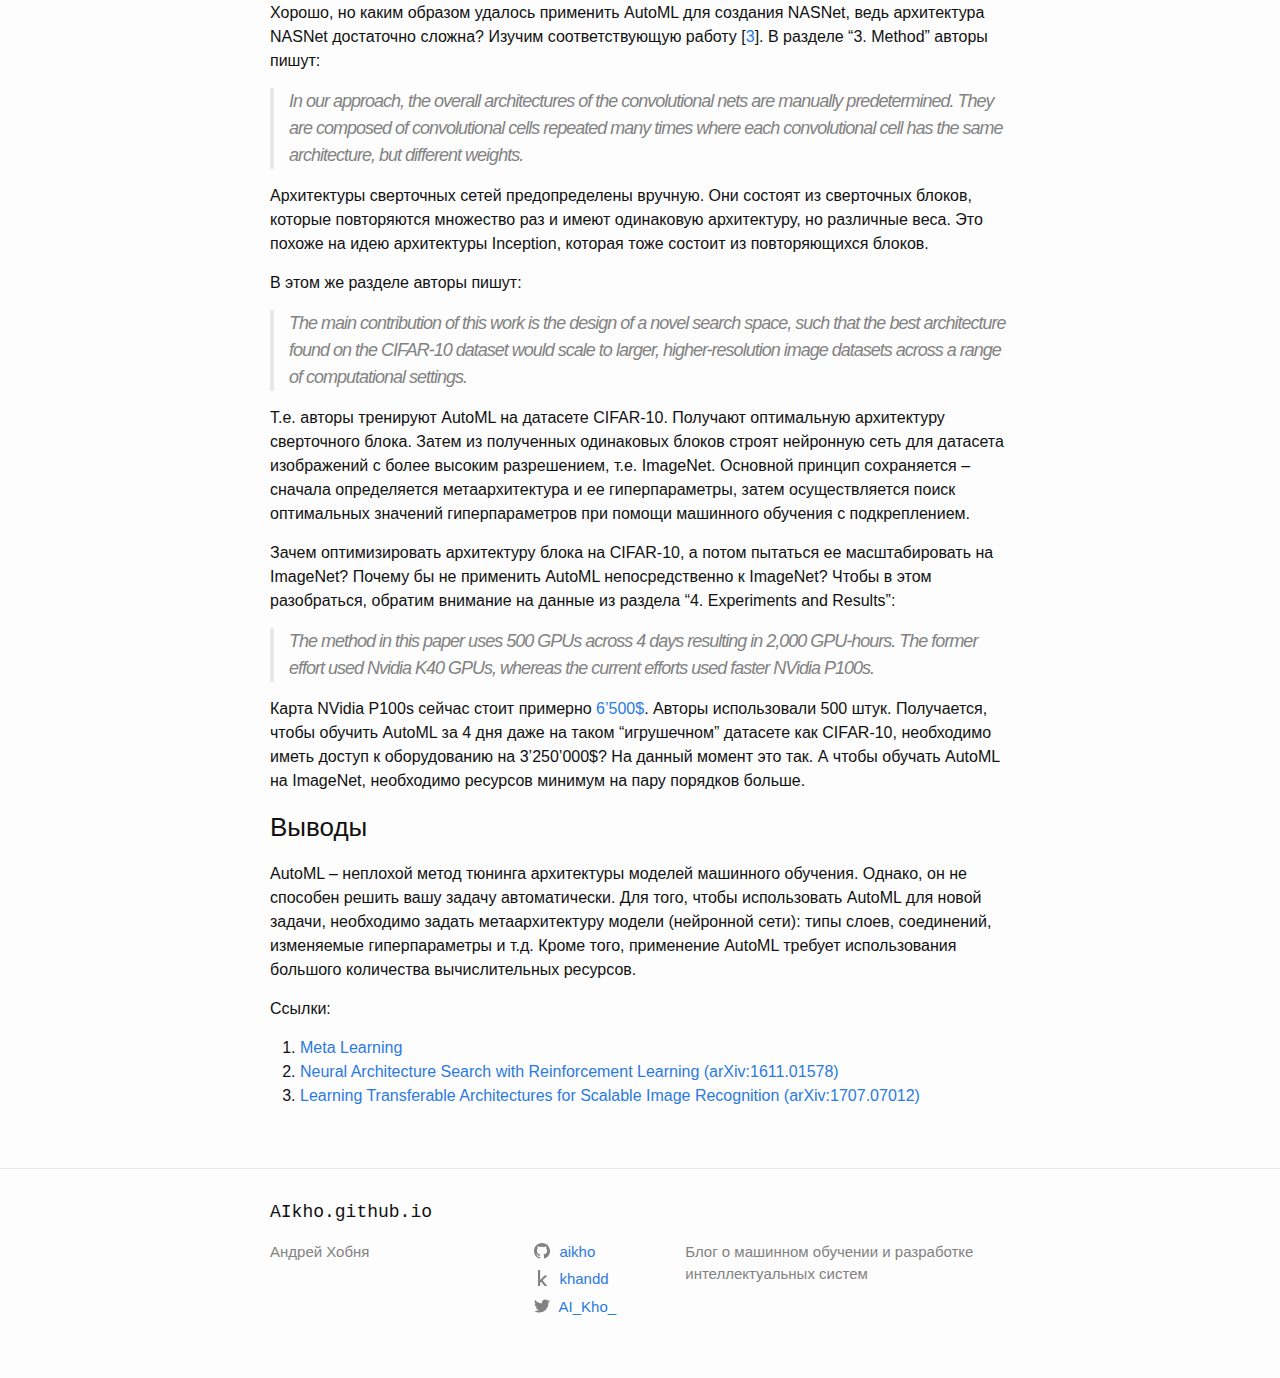
<file: 2018/05/01/what-does-automl-automate.html>
<!DOCTYPE html>
<html lang="en"><head>
  <meta charset="utf-8">
  <meta http-equiv="X-UA-Compatible" content="IE=edge">
  <meta name="viewport" content="width=device-width, initial-scale=1"><!-- Begin Jekyll SEO tag v2.4.0 -->
<title>Что автоматизирует AutoML? | AIkho.github.io</title>
<meta name="generator" content="Jekyll v3.7.3" />
<meta property="og:title" content="Что автоматизирует AutoML?" />
<meta name="author" content="Андрей Хобня" />
<meta property="og:locale" content="en_US" />
<meta name="description" content="В мае 2017 года исследователи из Google Brain team представили AutoML – алгоритм, который позволяет автоматически создавать архитектуры нейронных сетей, используя обучение с подкреплением. Через несколько месяцев они успешно применили AutoML для создания нейросети NASNet. Многие высказывали мнение, что теперь создавать нейронные сети сможет каждый и не нужны будут специалисты в этой области. Однако, на данный момент создавать новые модели машинного обучения все так же сложно. Так что же сделали в Google Brain team? В этом нам помогут разобраться публикации авторов AutoML." />
<meta property="og:description" content="В мае 2017 года исследователи из Google Brain team представили AutoML – алгоритм, который позволяет автоматически создавать архитектуры нейронных сетей, используя обучение с подкреплением. Через несколько месяцев они успешно применили AutoML для создания нейросети NASNet. Многие высказывали мнение, что теперь создавать нейронные сети сможет каждый и не нужны будут специалисты в этой области. Однако, на данный момент создавать новые модели машинного обучения все так же сложно. Так что же сделали в Google Brain team? В этом нам помогут разобраться публикации авторов AutoML." />
<link rel="canonical" href="https://aikho.github.io/2018/05/01/what-does-automl-automate.html" />
<meta property="og:url" content="https://aikho.github.io/2018/05/01/what-does-automl-automate.html" />
<meta property="og:site_name" content="AIkho.github.io" />
<meta property="og:type" content="article" />
<meta property="article:published_time" content="2018-05-01T18:20:00+03:00" />
<script type="application/ld+json">
{"description":"В мае 2017 года исследователи из Google Brain team представили AutoML – алгоритм, который позволяет автоматически создавать архитектуры нейронных сетей, используя обучение с подкреплением. Через несколько месяцев они успешно применили AutoML для создания нейросети NASNet. Многие высказывали мнение, что теперь создавать нейронные сети сможет каждый и не нужны будут специалисты в этой области. Однако, на данный момент создавать новые модели машинного обучения все так же сложно. Так что же сделали в Google Brain team? В этом нам помогут разобраться публикации авторов AutoML.","author":{"@type":"Person","name":"Андрей Хобня"},"@type":"BlogPosting","url":"https://aikho.github.io/2018/05/01/what-does-automl-automate.html","headline":"Что автоматизирует AutoML?","dateModified":"2018-05-01T18:20:00+03:00","datePublished":"2018-05-01T18:20:00+03:00","mainEntityOfPage":{"@type":"WebPage","@id":"https://aikho.github.io/2018/05/01/what-does-automl-automate.html"},"@context":"http://schema.org"}</script>
<!-- End Jekyll SEO tag -->
<link rel="stylesheet" href="/assets/main.css"><link type="application/atom+xml" rel="alternate" href="https://aikho.github.io/feed.xml" title="AIkho.github.io" /></head>
<body><header class="site-header" role="banner">

  <div class="wrapper"><a class="site-title" rel="author" href="/">AIkho.github.io</a><nav class="site-nav">
        <input type="checkbox" id="nav-trigger" class="nav-trigger" />
        <label for="nav-trigger">
          <span class="menu-icon">
            <svg viewBox="0 0 18 15" width="18px" height="15px">
              <path fill="#424242" d="M18,1.484c0,0.82-0.665,1.484-1.484,1.484H1.484C0.665,2.969,0,2.304,0,1.484l0,0C0,0.665,0.665,0,1.484,0 h15.031C17.335,0,18,0.665,18,1.484L18,1.484z"/>
              <path fill="#424242" d="M18,7.516C18,8.335,17.335,9,16.516,9H1.484C0.665,9,0,8.335,0,7.516l0,0c0-0.82,0.665-1.484,1.484-1.484 h15.031C17.335,6.031,18,6.696,18,7.516L18,7.516z"/>
              <path fill="#424242" d="M18,13.516C18,14.335,17.335,15,16.516,15H1.484C0.665,15,0,14.335,0,13.516l0,0 c0-0.82,0.665-1.484,1.484-1.484h15.031C17.335,12.031,18,12.696,18,13.516L18,13.516z"/>
            </svg>
          </span>
        </label>

        <div class="trigger"><a class="page-link" href="/rules/">Правила</a></div>
      </nav></div>
</header>
<main class="page-content" aria-label="Content">
      <div class="wrapper">
        <article class="post h-entry" itemscope itemtype="http://schema.org/BlogPosting">

  <header class="post-header">
    <h1 class="post-title p-name" itemprop="name headline">Что автоматизирует AutoML?</h1>
    <p class="post-meta">
      <time class="dt-published" datetime="2018-05-01T18:20:00+03:00" itemprop="datePublished">May 1, 2018
      </time></p>
  </header>

  <div class="post-content e-content" itemprop="articleBody">
    <p>В мае 2017 года исследователи из Google Brain team представили <a href="https://research.googleblog.com/2017/05/using-machine-learning-to-explore.html">AutoML</a> – алгоритм,
который позволяет автоматически создавать архитектуры нейронных сетей, используя обучение с подкреплением. Через несколько месяцев они успешно применили AutoML
для создания нейросети <a href="https://research.googleblog.com/2017/11/automl-for-large-scale-image.html">NASNet</a>. Многие высказывали мнение, что теперь создавать
нейронные сети сможет каждый и не нужны будут специалисты в этой области. Однако, на данный момент создавать новые модели машинного обучения все так же сложно.
Так что же сделали в Google Brain team? В этом нам помогут разобраться публикации авторов AutoML.</p>

<p>Сразу следует отметить, что сама идея метаобучения (обучения алгоритмов и моделей обучения, meta learning [<a href="#r1">1</a>])
не нова. Работы в данной области публикуют примерно с 1991 года. Обучение с подкреплением не единственный метод метаобучения. Рассматриваются также генетические
алгоритмы и другие подходы. Но давайте перейдем непосредственно к научной статье авторов AutoML [<a href="#r2">2</a>].</p>

<p>В разделе “3 Methods”, а именно в “3.1 Generate model descriptions with a controller recurrent neural network” авторы пишут:</p>

<blockquote>
  <p>In Neural Architecture Search, we use a controller to generate architectural hyperparameters of
neural networks. To be flexible, the controller is implemented as a recurrent neural network.</p>
</blockquote>

<p>Авторы обучают рекуррентную нейронную сеть, называемую контроллером, выводить гиперпараметры искомой архитектуры нейронной сети.</p>

<p>Далее в данном разделе приводится пример предсказания архитектуры нейронной сети, состоящей из одних сверточных слоев. В данном примере, рекуррентная сеть выводит последовательно
5 гиперпараметров для каждого слоя: высота фильтра, ширина фильтра, высота шага, ширина шага и количество фильтров.</p>

<blockquote>
  <p>Once the controller RNN finishes generating an architecture, a neural network with this architecture is built
and trained. At convergence, the accuracy of the network on a held-out validation set is recorded.
The parameters of the controller RNN, θc, are then optimized in order to maximize the expected
validation accuracy of the proposed architectures. In the next section, we will describe a policy
gradient method which we use to update parameters θc so that the controller RNN generates better
architectures over time.</p>
</blockquote>

<p>После того как контроллер сгенерировал гиперпараметры, строится архитектура новой нейронной сети, затем созданная сеть обучается, вычисляется ее точность.
Затем на основе данной обратной связи происходит обучение нейронной сети контроллера. Таким образом, контроллер обучается генерировать лучшие гиперпараметры архитектуры
при помощи обучения с подкреплением.</p>

<p>Т.е. <strong>AutoML не генерирует произвольные архитектуры</strong>. Чтобы использовать AutoML для своей задачи, необходимо определить нечто вроде <em>метаархитектуры</em> нейронной сети:
типы слоев, соединений, изменяемые гиперпараметры и т.д.</p>

<p>Но если AutoML не генерирует произвольные архитектуры, каким образом тогда она сгенерировала новый тип рекуррентных слоев? Посмотрим, что пишут об этом авторы в разделе 3.4:</p>

<blockquote>
  <p>The computations for basic RNN and LSTM cells can be generalized as a tree of steps that take xt
and ht−1 as inputs and produce ht as final output. The controller RNN needs to label each node in
the tree with a combination method (addition, elementwise multiplication, etc.) and an activation
function (tanh, sigmoid, etc.) to merge two inputs and produce one output. Two outputs are then
fed as inputs to the next node in the tree. To allow the controller RNN to select these methods and
functions, we index the nodes in the tree in an order so that the controller RNN can visit each node
one by one and label the needed hyperparameters.</p>
</blockquote>

<p>Авторы представили рекуррентную ячейку как дерево с тремя узлами. Каждому узлу соответствует функция комбинации и функция активации.
Функции выбираются из списка. Нейронная сеть контроллера учится выбирать функции, которые дадут лучший результат.</p>

<p>Хорошо, но каким образом удалось применить AutoML для создания NASNet, ведь архитектура NASNet достаточно сложна?
Изучим соответствующую работу [<a href="#r3">3</a>]. В разделе “3. Method” авторы пишут:</p>

<blockquote>
  <p>In our approach, the overall architectures of the convolutional
nets are manually predetermined. They are composed
of convolutional cells repeated many times where
each convolutional cell has the same architecture, but different
weights.</p>
</blockquote>

<p>Архитектуры сверточных сетей предопределены вручную. Они состоят из сверточных блоков, которые повторяются множество раз и имеют одинаковую архитектуру,
но различные веса. Это похоже на идею архитектуры Inception, которая тоже состоит из повторяющихся блоков.</p>

<p>В этом же разделе авторы пишут:</p>

<blockquote>
  <p>The main contribution of this work is the design of a
novel search space, such that the best architecture found
on the CIFAR-10 dataset would scale to larger, higher-resolution
image datasets across a range of computational
settings.</p>
</blockquote>

<p>Т.е. авторы тренируют AutoML на датасете CIFAR-10. Получают оптимальную архитектуру сверточного блока. Затем из полученных одинаковых блоков строят нейронную сеть
для датасета изображений с более высоким разрешением, т.е. ImageNet. Основной принцип сохраняется – сначала определяется метаархитектура и ее гиперпараметры,
затем осуществляется поиск оптимальных значений гиперпараметров при помощи машинного обучения с подкреплением.</p>

<p>Зачем оптимизировать архитектуру блока на CIFAR-10, а потом пытаться ее масштабировать на ImageNet? Почему бы не применить AutoML непосредственно к ImageNet?
Чтобы в этом разобраться, обратим внимание на данные из раздела “4. Experiments and Results”:</p>

<blockquote>
  <p>The method in this paper
uses 500 GPUs across 4 days resulting in 2,000 GPU-hours. The former
effort used Nvidia K40 GPUs, whereas the current efforts used faster
NVidia P100s.</p>
</blockquote>

<p>Карта NVidia P100s сейчас стоит примерно <a href="https://www.amazon.com/gp/offer-listing/B06WV7HFWV/?ie=UTF8&amp;condition=new">6’500$</a>.
Авторы использовали 500 штук. Получается, чтобы обучить AutoML за 4 дня даже на таком “игрушечном” датасете как CIFAR-10, необходимо
иметь доступ к оборудованию на 3’250’000$? На данный момент это так. А чтобы обучать AutoML на ImageNet, необходимо ресурсов
минимум на пару порядков больше.</p>

<h3 id="Выводы">Выводы</h3>

<p>AutoML – неплохой метод тюнинга архитектуры моделей машинного обучения. Однако, он не способен решить вашу задачу автоматически.
Для того, чтобы использовать AutoML для новой задачи, необходимо задать метаархитектуру модели (нейронной сети): типы слоев, соединений,
изменяемые гиперпараметры и т.д. Кроме того, применение AutoML требует использования большого количества вычислительных ресурсов.</p>

<p>Ссылки:</p>
<ol>
  <li><a name="r1"></a> <a href="https://en.wikipedia.org/wiki/Meta_learning_(computer_science)">Meta Learning</a></li>
  <li><a name="r2"></a> <a href="https://arxiv.org/abs/1611.01578">Neural Architecture Search with Reinforcement Learning (arXiv:1611.01578)</a></li>
  <li><a name="r3"></a> <a href="https://arxiv.org/abs/1707.07012">Learning Transferable Architectures for Scalable Image Recognition (arXiv:1707.07012)</a></li>
</ol>


  </div><div id="disqus_thread"></div>
  <script>
    var disqus_config = function () {
      this.page.url = 'https://aikho.github.io/2018/05/01/what-does-automl-automate.html';
      this.page.identifier = 'https://aikho.github.io/2018/05/01/what-does-automl-automate.html';
    };

    (function() {
      var d = document, s = d.createElement('script');

      s.src = 'https://andrei-khobnia-blog.disqus.com/embed.js';

      s.setAttribute('data-timestamp', +new Date());
      (d.head || d.body).appendChild(s);
    })();
  </script>
  <noscript>Please enable JavaScript to view the <a href="https://disqus.com/?ref_noscript" rel="nofollow">comments powered by Disqus.</a></noscript><a class="u-url" href="/2018/05/01/what-does-automl-automate.html" hidden></a>
</article>

      </div>
    </main><footer class="site-footer h-card">
  <data class="u-url" href="/"></data>

  <div class="wrapper">

    <h2 class="footer-heading">AIkho.github.io</h2>

    <div class="footer-col-wrapper">
      <div class="footer-col footer-col-1">
        <ul class="contact-list">
          <li class="p-name">Андрей Хобня</li></ul>
      </div>

      <div class="footer-col footer-col-2"><ul class="social-media-list"><li><a href="https://github.com/aikho"><svg class="svg-icon"><use xlink:href="/assets/minima-social-icons.svg#github"></use></svg> <span class="username">aikho</span></a></li><li><a href="https://kaggle.com/khandd"><svg class="svg-icon"><use xlink:href="/assets/kaggle.svg#kaggle"></use></svg> <span class="username">khandd</span></a></li><li><a href="https://www.twitter.com/AI_Kho_"><svg class="svg-icon"><use xlink:href="/assets/minima-social-icons.svg#twitter"></use></svg> <span class="username">AI_Kho_</span></a></li></ul>
</div>

      <div class="footer-col footer-col-3">
        <p>Блог о машинном обучении и разработке интеллектуальных систем</p>
      </div>
    </div>

  </div>

</footer>
</body>

</html>
</file>
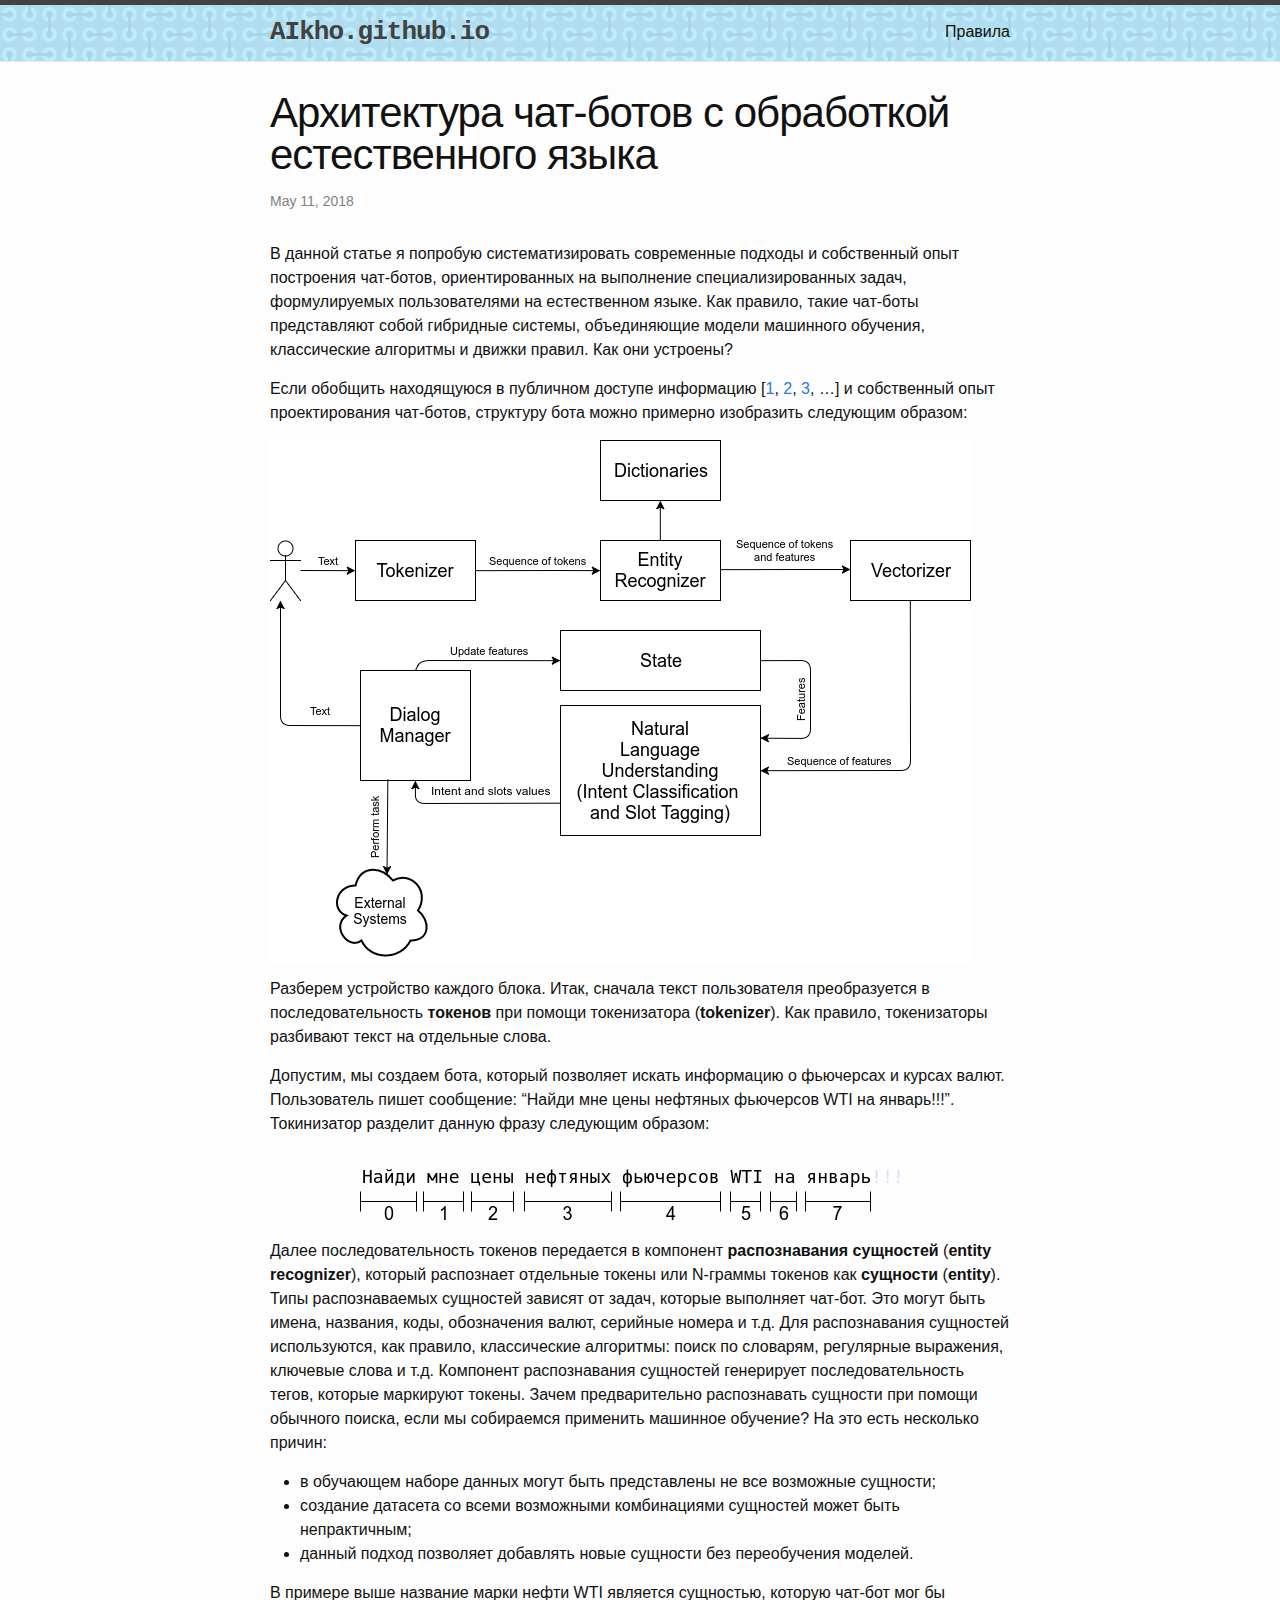
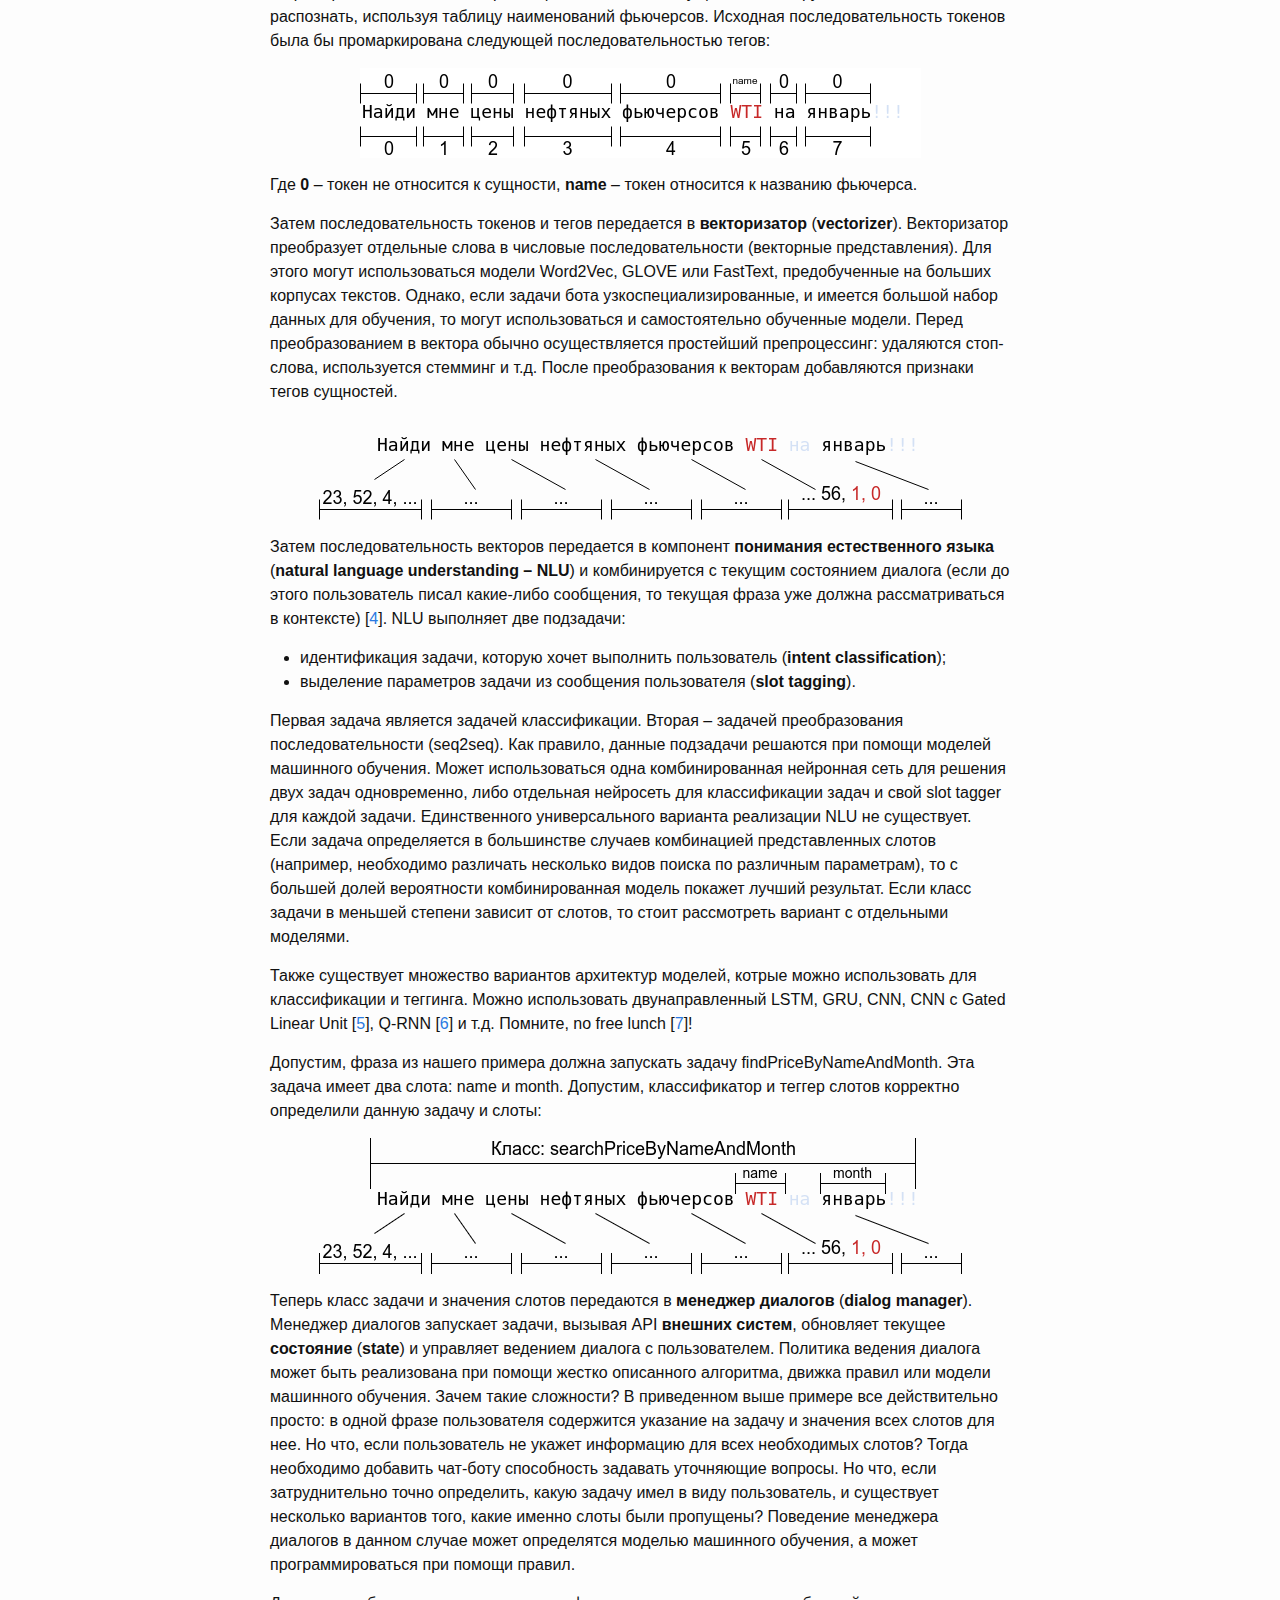
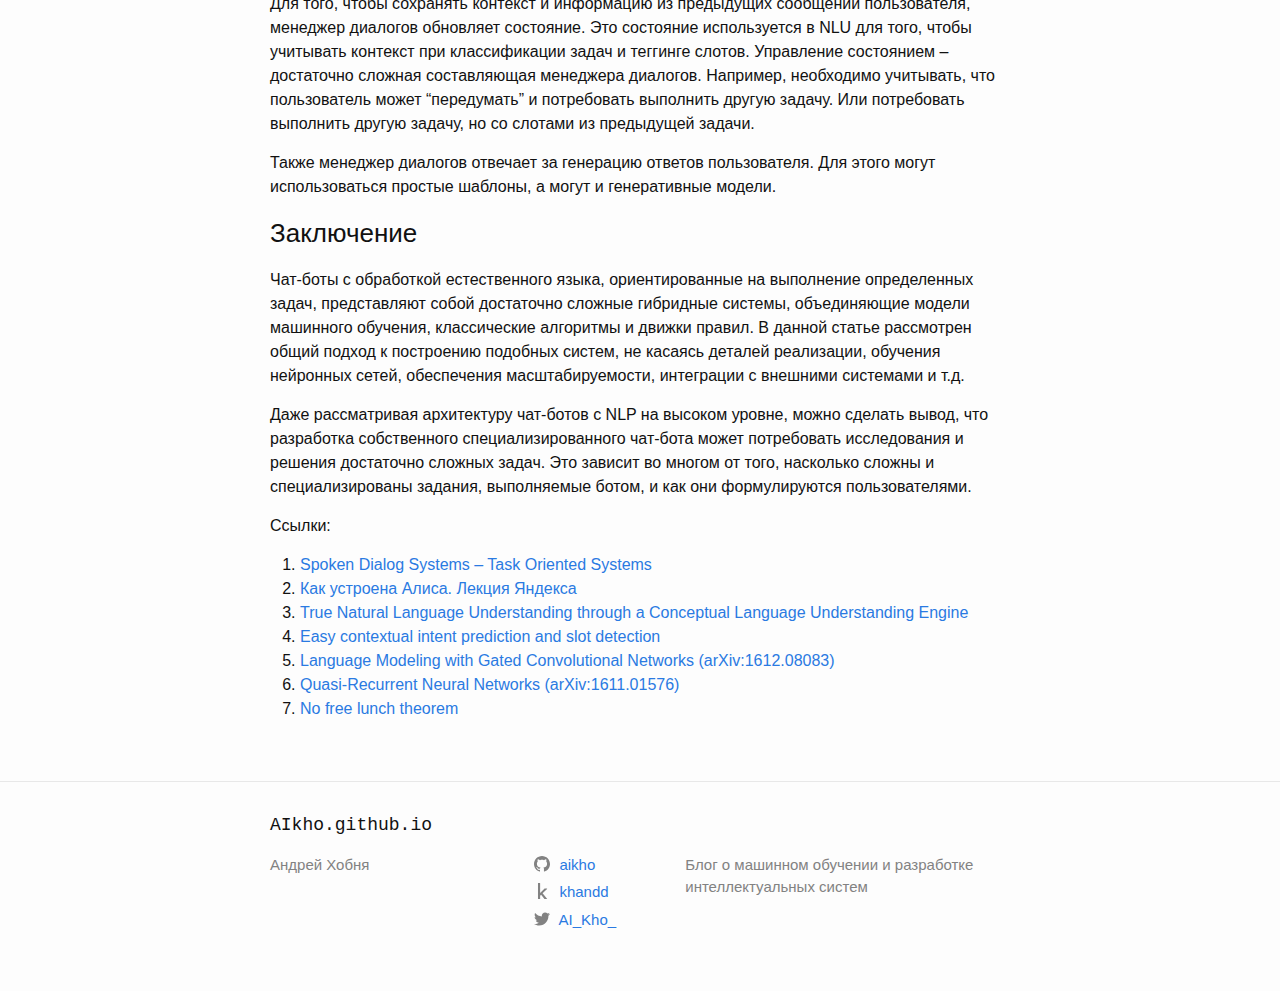
<file: 2018/05/11/architecture-of-task-oriented-chat-bots.html>
<!DOCTYPE html>
<html lang="en"><head>
  <meta charset="utf-8">
  <meta http-equiv="X-UA-Compatible" content="IE=edge">
  <meta name="viewport" content="width=device-width, initial-scale=1"><!-- Begin Jekyll SEO tag v2.4.0 -->
<title>Архитектура чат-ботов с обработкой естественного языка | AIkho.github.io</title>
<meta name="generator" content="Jekyll v3.7.3" />
<meta property="og:title" content="Архитектура чат-ботов с обработкой естественного языка" />
<meta name="author" content="Андрей Хобня" />
<meta property="og:locale" content="en_US" />
<meta name="description" content="В данной статье я попробую систематизировать современные подходы и собственный опыт построения чат-ботов, ориентированных на выполнение специализированных задач, формулируемых пользователями на естественном языке. Как правило, такие чат-боты представляют собой гибридные системы, объединяющие модели машинного обучения, классические алгоритмы и движки правил. Как они устроены?" />
<meta property="og:description" content="В данной статье я попробую систематизировать современные подходы и собственный опыт построения чат-ботов, ориентированных на выполнение специализированных задач, формулируемых пользователями на естественном языке. Как правило, такие чат-боты представляют собой гибридные системы, объединяющие модели машинного обучения, классические алгоритмы и движки правил. Как они устроены?" />
<link rel="canonical" href="https://aikho.github.io/2018/05/11/architecture-of-task-oriented-chat-bots.html" />
<meta property="og:url" content="https://aikho.github.io/2018/05/11/architecture-of-task-oriented-chat-bots.html" />
<meta property="og:site_name" content="AIkho.github.io" />
<meta property="og:type" content="article" />
<meta property="article:published_time" content="2018-05-11T23:10:00+03:00" />
<script type="application/ld+json">
{"description":"В данной статье я попробую систематизировать современные подходы и собственный опыт построения чат-ботов, ориентированных на выполнение специализированных задач, формулируемых пользователями на естественном языке. Как правило, такие чат-боты представляют собой гибридные системы, объединяющие модели машинного обучения, классические алгоритмы и движки правил. Как они устроены?","author":{"@type":"Person","name":"Андрей Хобня"},"@type":"BlogPosting","url":"https://aikho.github.io/2018/05/11/architecture-of-task-oriented-chat-bots.html","headline":"Архитектура чат-ботов с обработкой естественного языка","dateModified":"2018-05-11T23:10:00+03:00","datePublished":"2018-05-11T23:10:00+03:00","mainEntityOfPage":{"@type":"WebPage","@id":"https://aikho.github.io/2018/05/11/architecture-of-task-oriented-chat-bots.html"},"@context":"http://schema.org"}</script>
<!-- End Jekyll SEO tag -->
<link rel="stylesheet" href="/assets/main.css"><link type="application/atom+xml" rel="alternate" href="https://aikho.github.io/feed.xml" title="AIkho.github.io" /></head>
<body><header class="site-header" role="banner">

  <div class="wrapper"><a class="site-title" rel="author" href="/">AIkho.github.io</a><nav class="site-nav">
        <input type="checkbox" id="nav-trigger" class="nav-trigger" />
        <label for="nav-trigger">
          <span class="menu-icon">
            <svg viewBox="0 0 18 15" width="18px" height="15px">
              <path fill="#424242" d="M18,1.484c0,0.82-0.665,1.484-1.484,1.484H1.484C0.665,2.969,0,2.304,0,1.484l0,0C0,0.665,0.665,0,1.484,0 h15.031C17.335,0,18,0.665,18,1.484L18,1.484z"/>
              <path fill="#424242" d="M18,7.516C18,8.335,17.335,9,16.516,9H1.484C0.665,9,0,8.335,0,7.516l0,0c0-0.82,0.665-1.484,1.484-1.484 h15.031C17.335,6.031,18,6.696,18,7.516L18,7.516z"/>
              <path fill="#424242" d="M18,13.516C18,14.335,17.335,15,16.516,15H1.484C0.665,15,0,14.335,0,13.516l0,0 c0-0.82,0.665-1.484,1.484-1.484h15.031C17.335,12.031,18,12.696,18,13.516L18,13.516z"/>
            </svg>
          </span>
        </label>

        <div class="trigger"><a class="page-link" href="/rules/">Правила</a></div>
      </nav></div>
</header>
<main class="page-content" aria-label="Content">
      <div class="wrapper">
        <article class="post h-entry" itemscope itemtype="http://schema.org/BlogPosting">

  <header class="post-header">
    <h1 class="post-title p-name" itemprop="name headline">Архитектура чат-ботов с обработкой естественного языка</h1>
    <p class="post-meta">
      <time class="dt-published" datetime="2018-05-11T23:10:00+03:00" itemprop="datePublished">May 11, 2018
      </time></p>
  </header>

  <div class="post-content e-content" itemprop="articleBody">
    <p>В данной статье я попробую систематизировать современные подходы и собственный опыт построения чат-ботов, ориентированных на выполнение специализированных задач,
формулируемых пользователями на естественном языке. Как правило, такие чат-боты представляют собой гибридные системы, объединяющие модели машинного обучения,
классические алгоритмы и движки правил. Как они устроены?</p>

<p>Если обобщить находящуюся в публичном доступе информацию [<a href="#r1">1</a>, <a href="#r2">2</a>, <a href="#r3">3</a>, …] и собственный опыт проектирования чат-ботов, структуру бота можно примерно изобразить следующим образом:</p>

<p><img src="https://aikho.github.io/assets/img/2018-05-10-architecture-of-task-oriented-chat-bots/ChatBotDiagram.png" alt="Архитектура чат-бота" /></p>

<p>Разберем устройство каждого блока. Итак, сначала текст пользователя преобразуется в последовательность <strong>токенов</strong> при помощи токенизатора (<strong>tokenizer</strong>).
Как правило, токенизаторы разбивают текст на отдельные слова.</p>

<p>Допустим, мы создаем бота, который позволяет искать информацию о фьючерсах и курсах валют.
Пользователь пишет сообщение: “Найди мне цены нефтяных фьючерсов WTI на январь!!!”. Токинизатор разделит данную фразу следующим образом:</p>

<p><img src="https://aikho.github.io/assets/img/2018-05-10-architecture-of-task-oriented-chat-bots/text1.png" alt="Токенизация текста" class="center-image" /></p>

<p>Далее последовательность токенов передается в компонент <strong>распознавания сущностей</strong> (<strong>entity recognizer</strong>), который распознает отдельные токены или N-граммы токенов как <strong>сущности</strong> (<strong>entity</strong>).
Типы распознаваемых сущностей зависят от задач, которые выполняет чат-бот. Это могут быть имена, названия, коды, обозначения валют, серийные номера и т.д.
Для распознавания сущностей используются, как правило, классические алгоритмы: поиск по словарям, регулярные выражения, ключевые слова и т.д.
Компонент распознавания сущностей генерирует последовательность тегов, которые маркируют токены.
Зачем предварительно распознавать сущности при помощи обычного поиска, если мы собираемся применить машинное обучение? На это есть несколько причин:</p>
<ul>
  <li>в обучающем наборе данных могут быть представлены не все возможные сущности;</li>
  <li>создание датасета со всеми возможными комбинациями сущностей может быть непрактичным;</li>
  <li>данный подход позволяет добавлять новые сущности без переобучения моделей.</li>
</ul>

<p>В примере выше название марки нефти WTI является сущностью, которую чат-бот мог бы распознать, используя таблицу наименований фьючерсов.
Исходная последовательность токенов была бы промаркирована следующей последовательностью тегов:</p>

<p><img src="https://aikho.github.io/assets/img/2018-05-10-architecture-of-task-oriented-chat-bots/text2.png" alt="Распознавание сущностей" class="center-image" /></p>

<p>Где <strong>0</strong> – токен не относится к сущности, <strong>name</strong> – токен относится к названию фьючерса.</p>

<p>Затем последовательность токенов и тегов передается в <strong>векторизатор</strong> (<strong>vectorizer</strong>). Векторизатор преобразует отдельные слова в числовые последовательности (векторные представления).
Для этого могут использоваться модели Word2Vec, GLOVE или FastText, предобученные на больших корпусах текстов. Однако, если задачи бота узкоспециализированные, и
имеется большой набор данных для обучения, то могут использоваться и самостоятельно обученные модели.
Перед преобразованием в вектора обычно осуществляется простейший препроцессинг: удаляются стоп-слова, используется стемминг и т.д.
После преобразования к векторам добавляются признаки тегов сущностей.</p>

<p><img src="https://aikho.github.io/assets/img/2018-05-10-architecture-of-task-oriented-chat-bots/text3.png" alt="Векторные представления" class="center-image" /></p>

<p>Затем последовательность векторов передается в компонент <strong>понимания естественного языка</strong> (<strong>natural language understanding – NLU</strong>) и комбинируется с
текущим состоянием диалога (если до этого пользователь писал какие-либо сообщения, то текущая фраза уже должна рассматриваться в контексте) [<a href="#r4">4</a>].
NLU выполняет две подзадачи:</p>
<ul>
  <li>идентификация задачи, которую хочет выполнить пользователь (<strong>intent classification</strong>);</li>
  <li>выделение параметров задачи из сообщения пользователя (<strong>slot tagging</strong>).</li>
</ul>

<p>Первая задача является задачей классификации. Вторая – задачей преобразования последовательности (seq2seq). Как правило, данные подзадачи решаются при помощи
моделей машинного обучения. Может использоваться одна комбинированная нейронная сеть для решения двух задач одновременно, либо отдельная нейросеть для
классификации задач и свой slot tagger для каждой задачи. Единственного универсального варианта реализации NLU не существует.
Если задача определяется в большинстве случаев комбинацией представленных слотов (например, необходимо различать несколько видов поиска по различным параметрам),
то с большей долей вероятности комбинированная модель покажет лучший результат. Если класс задачи в меньшей степени зависит от слотов, то стоит рассмотреть вариант с
отдельными моделями.</p>

<p>Также существует множество вариантов архитектур моделей, котрые можно использовать для классификации и теггинга. Можно использовать двунаправленный LSTM, GRU, CNN, СNN с Gated Linear Unit [<a href="#r5">5</a>],
Q-RNN [<a href="#r6">6</a>] и т.д. Помните, no free lunch [<a href="#r7">7</a>]!</p>

<p>Допустим, фраза из нашего примера должна запускать задачу findPriceByNameAndMonth. Эта задача имеет два слота: name и month.
Допустим, классификатор и теггер слотов корректно определили данную задачу и слоты:</p>

<p><img src="https://aikho.github.io/assets/img/2018-05-10-architecture-of-task-oriented-chat-bots/text4.png" alt="Классификация и теггинг слотов" class="center-image" /></p>

<p>Теперь класс задачи и значения слотов передаются в <strong>менеджер диалогов</strong> (<strong>dialog manager</strong>). Менеджер диалогов запускает задачи, вызывая API <strong>внешних систем</strong>, обновляет текущее <strong>состояние</strong>
(<strong>state</strong>) и управляет ведением диалога с пользователем. Политика ведения диалога может быть реализована при помощи жестко описанного алгоритма, движка правил или модели машинного
обучения. Зачем такие сложности? В приведенном выше примере все действительно просто: в одной фразе пользователя содержится указание на задачу и значения всех слотов для нее.
Но что, если пользователь не укажет информацию для всех необходимых слотов? Тогда необходимо добавить чат-боту способность задавать уточняющие вопросы. Но что, если затруднительно точно
определить, какую задачу имел в виду пользователь, и существует несколько вариантов того, какие именно слоты были пропущены? Поведение менеджера диалогов в данном случае может определятся
моделью машинного обучения, а может программироваться при помощи правил.</p>

<p>Для того, чтобы сохранять контекст и информацию из предыдущих сообщений пользователя, менеджер диалогов обновляет
состояние. Это состояние используется в NLU для того, чтобы учитывать контекст при классификации задач и теггинге слотов. Управление состоянием – достаточно сложная составляющая менеджера
диалогов. Например, необходимо учитывать, что пользователь может “передумать” и потребовать выполнить другую задачу. Или потребовать выполнить другую задачу, но со слотами из предыдущей
задачи.</p>

<p>Также менеджер диалогов отвечает за генерацию ответов пользователя. Для этого могут использоваться простые шаблоны, а могут и генеративные модели.</p>

<h3 id="Заключение">Заключение</h3>

<p>Чат-боты с обработкой естественного языка, ориентированные на выполнение определенных задач, представляют собой достаточно сложные гибридные системы, объединяющие модели машинного обучения,
классические алгоритмы и движки правил. В данной статье рассмотрен общий подход к построению подобных систем, не касаясь деталей реализации, обучения нейронных сетей,
обеспечения масштабируемости, интеграции с внешними системами и т.д.</p>

<p>Даже рассматривая архитектуру чат-ботов с NLP на высоком уровне, можно сделать вывод, что разработка
собственного специализированного чат-бота может потребовать исследования и решения достаточно сложных задач. Это зависит во многом от того, насколько сложны и специализированы
задания, выполняемые ботом, и как они формулируются пользователями.</p>

<p>Ссылки:</p>
<ol>
  <li><a name="r1"></a> <a href="https://www.youtube.com/watch?v=cPeKV46Xb_g">Spoken Dialog Systems – Task Oriented Systems</a></li>
  <li><a name="r2"></a> <a href="https://habr.com/company/yandex/blog/349372/">Как устроена Алиса. Лекция Яндекса</a></li>
  <li><a name="r3"></a> <a href="https://www.codeproject.com/Articles/51026/True-Natural-Language-Understanding-through-a-Conc">True Natural Language Understanding through a Conceptual Language Understanding Engine</a></li>
  <li><a name="r4"></a> <a href="http://www.cs.toronto.edu/~aditya/publications/contextual.pdf">Easy contextual intent prediction and slot detection</a></li>
  <li><a name="r5"></a> <a href="https://arxiv.org/abs/1612.08083v2">Language Modeling with Gated Convolutional Networks (arXiv:1612.08083)</a></li>
  <li><a name="r6"></a> <a href="https://arxiv.org/abs/1611.01576">Quasi-Recurrent Neural Networks (arXiv:1611.01576)</a></li>
  <li><a name="r7"></a> <a href="https://en.wikipedia.org/wiki/No_free_lunch_theorem">No free lunch theorem</a></li>
</ol>

  </div><div id="disqus_thread"></div>
  <script>
    var disqus_config = function () {
      this.page.url = 'https://aikho.github.io/2018/05/11/architecture-of-task-oriented-chat-bots.html';
      this.page.identifier = 'https://aikho.github.io/2018/05/11/architecture-of-task-oriented-chat-bots.html';
    };

    (function() {
      var d = document, s = d.createElement('script');

      s.src = 'https://andrei-khobnia-blog.disqus.com/embed.js';

      s.setAttribute('data-timestamp', +new Date());
      (d.head || d.body).appendChild(s);
    })();
  </script>
  <noscript>Please enable JavaScript to view the <a href="https://disqus.com/?ref_noscript" rel="nofollow">comments powered by Disqus.</a></noscript><a class="u-url" href="/2018/05/11/architecture-of-task-oriented-chat-bots.html" hidden></a>
</article>

      </div>
    </main><footer class="site-footer h-card">
  <data class="u-url" href="/"></data>

  <div class="wrapper">

    <h2 class="footer-heading">AIkho.github.io</h2>

    <div class="footer-col-wrapper">
      <div class="footer-col footer-col-1">
        <ul class="contact-list">
          <li class="p-name">Андрей Хобня</li></ul>
      </div>

      <div class="footer-col footer-col-2"><ul class="social-media-list"><li><a href="https://github.com/aikho"><svg class="svg-icon"><use xlink:href="/assets/minima-social-icons.svg#github"></use></svg> <span class="username">aikho</span></a></li><li><a href="https://kaggle.com/khandd"><svg class="svg-icon"><use xlink:href="/assets/kaggle.svg#kaggle"></use></svg> <span class="username">khandd</span></a></li><li><a href="https://www.twitter.com/AI_Kho_"><svg class="svg-icon"><use xlink:href="/assets/minima-social-icons.svg#twitter"></use></svg> <span class="username">AI_Kho_</span></a></li></ul>
</div>

      <div class="footer-col footer-col-3">
        <p>Блог о машинном обучении и разработке интеллектуальных систем</p>
      </div>
    </div>

  </div>

</footer>
</body>

</html>
</file>
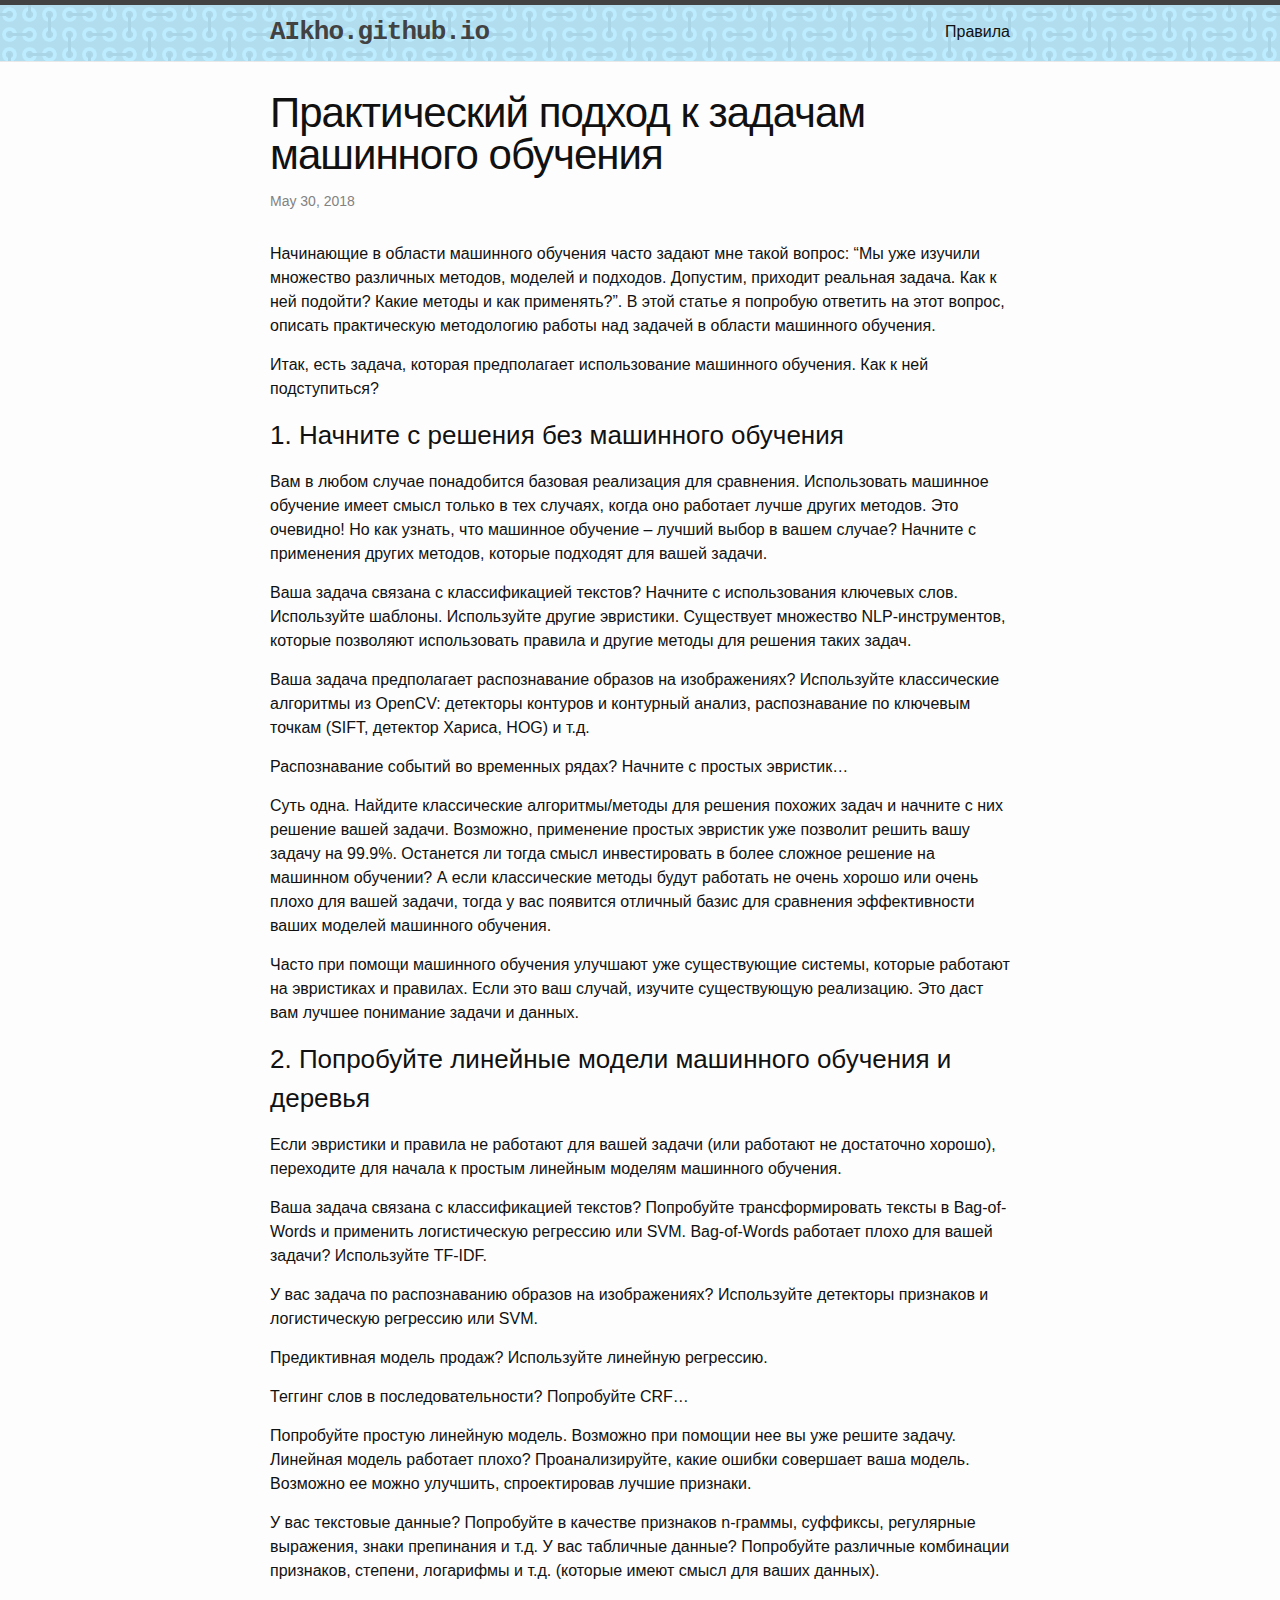
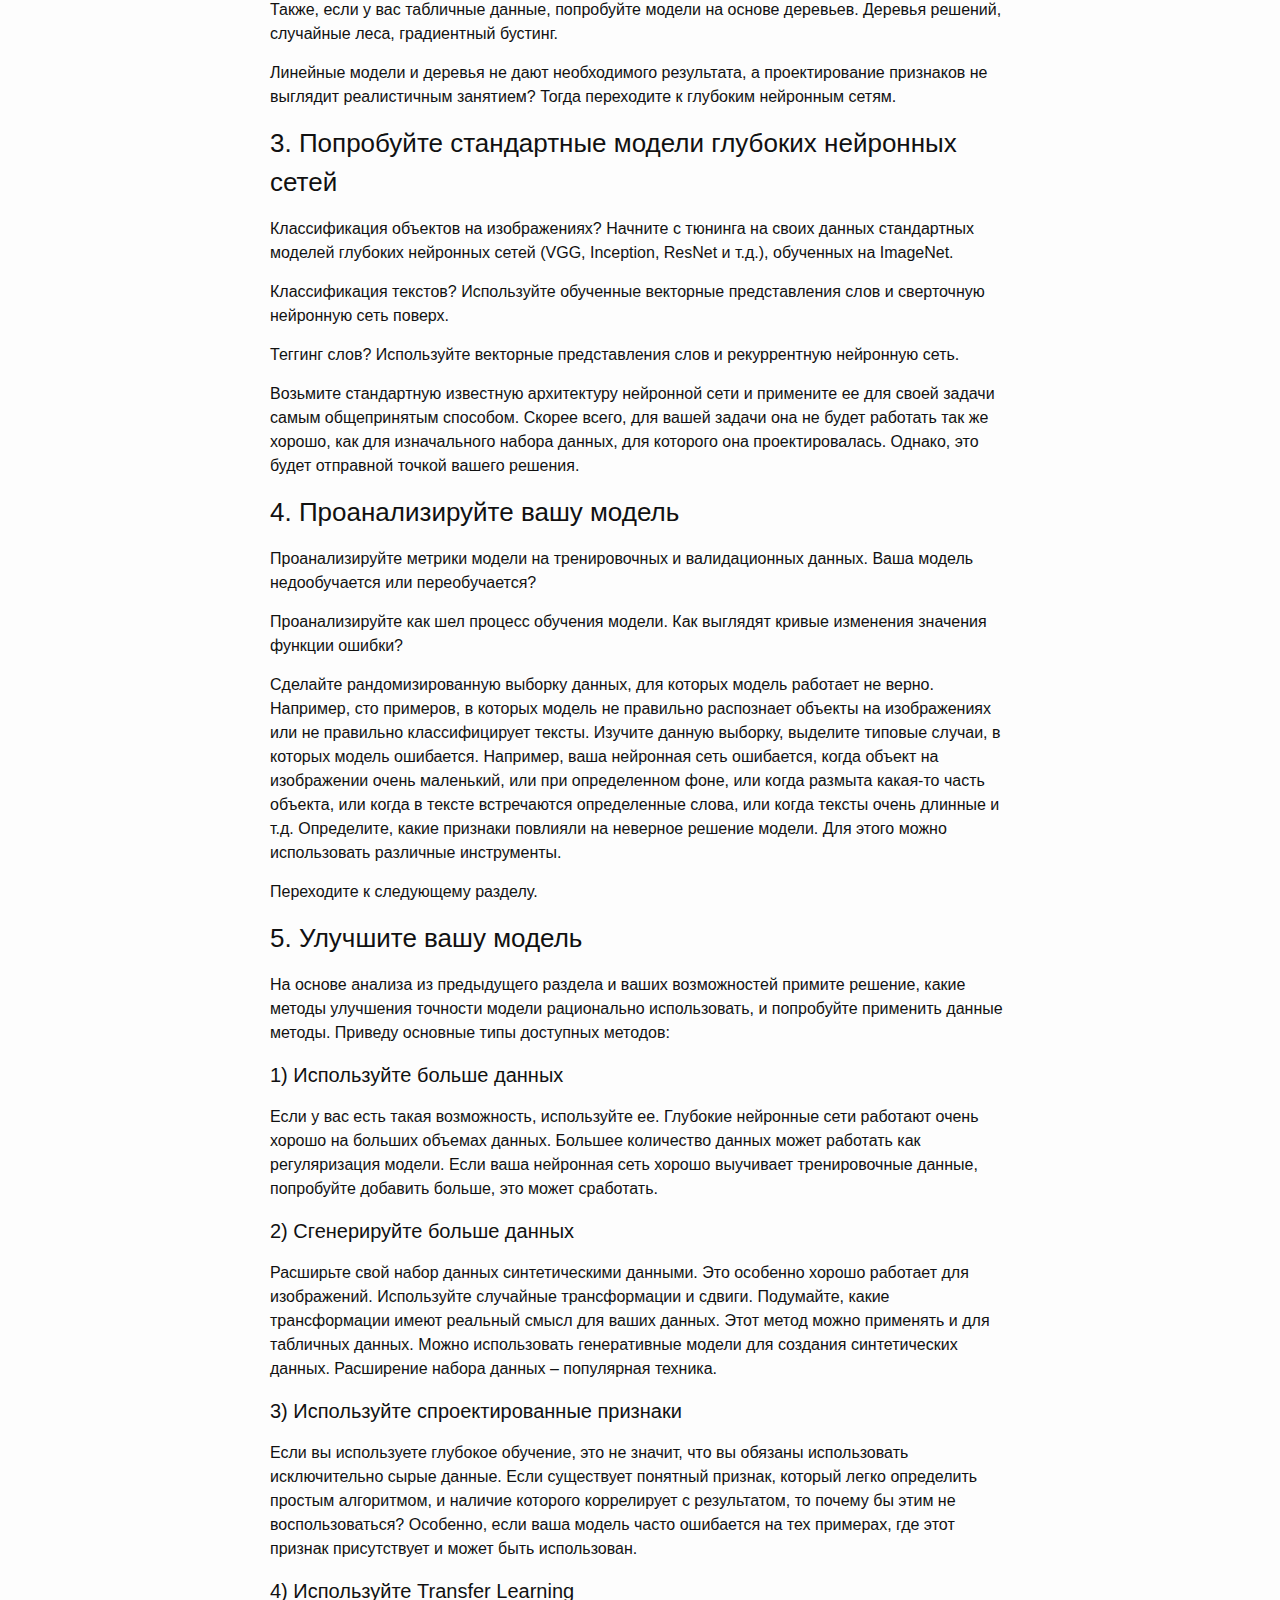
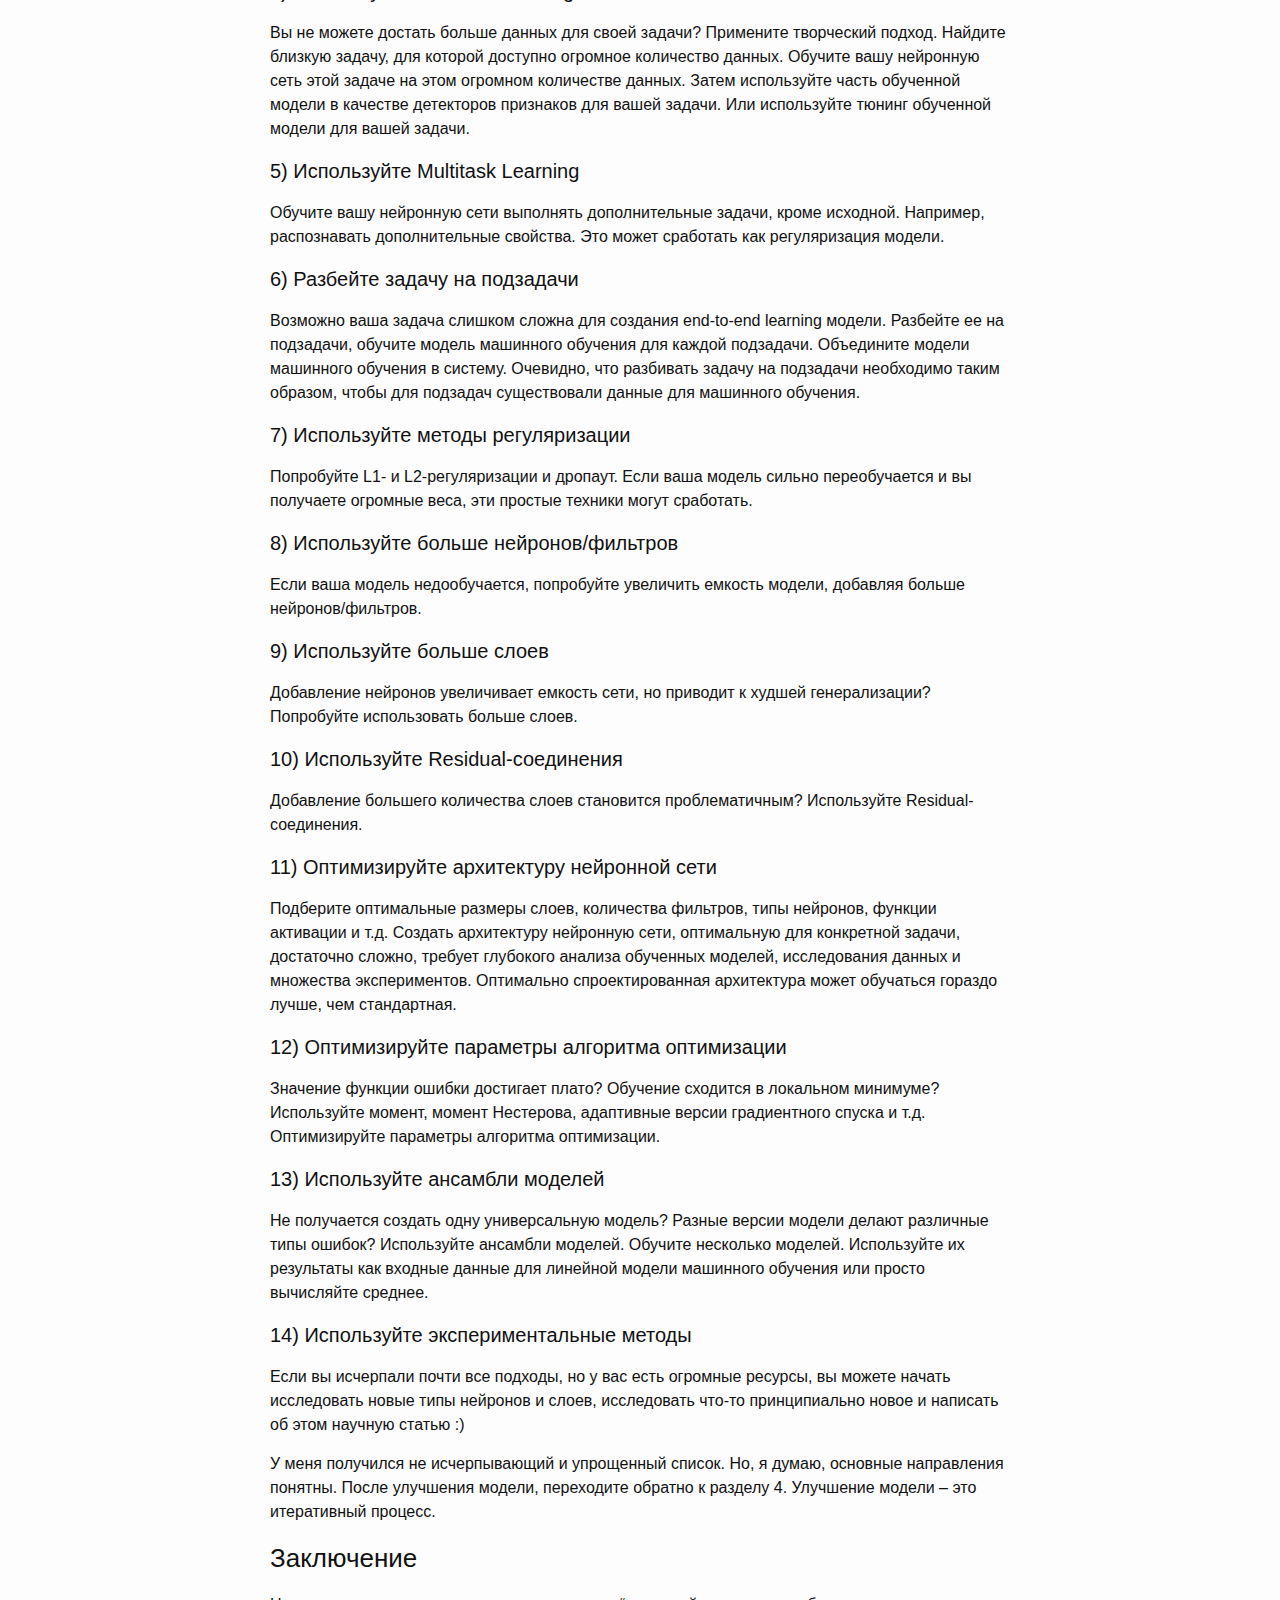
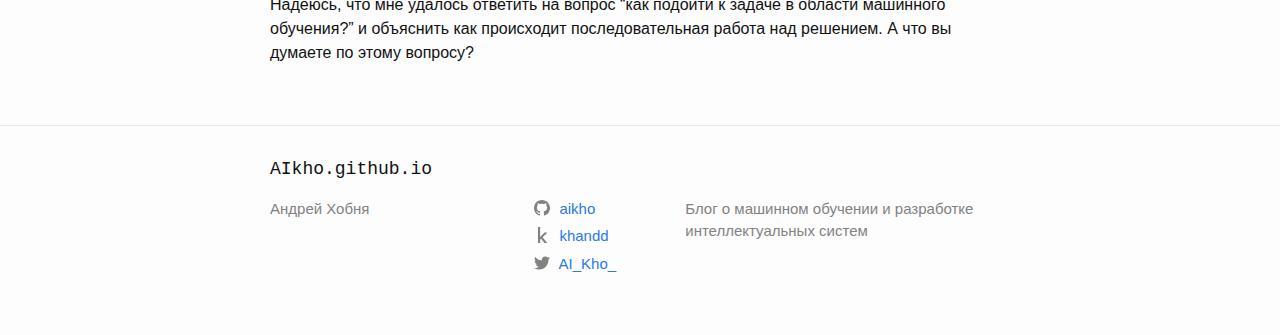
<file: 2018/05/30/practical-approach-to-ml-problems.html>
<!DOCTYPE html>
<html lang="en"><head>
  <meta charset="utf-8">
  <meta http-equiv="X-UA-Compatible" content="IE=edge">
  <meta name="viewport" content="width=device-width, initial-scale=1"><!-- Begin Jekyll SEO tag v2.4.0 -->
<title>Практический подход к задачам машинного обучения | AIkho.github.io</title>
<meta name="generator" content="Jekyll v3.7.3" />
<meta property="og:title" content="Практический подход к задачам машинного обучения" />
<meta name="author" content="Андрей Хобня" />
<meta property="og:locale" content="en_US" />
<meta name="description" content="Начинающие в области машинного обучения часто задают мне такой вопрос: “Мы уже изучили множество различных методов, моделей и подходов. Допустим, приходит реальная задача. Как к ней подойти? Какие методы и как применять?”. В этой статье я попробую ответить на этот вопрос, описать практическую методологию работы над задачей в области машинного обучения." />
<meta property="og:description" content="Начинающие в области машинного обучения часто задают мне такой вопрос: “Мы уже изучили множество различных методов, моделей и подходов. Допустим, приходит реальная задача. Как к ней подойти? Какие методы и как применять?”. В этой статье я попробую ответить на этот вопрос, описать практическую методологию работы над задачей в области машинного обучения." />
<link rel="canonical" href="https://aikho.github.io/2018/05/30/practical-approach-to-ml-problems.html" />
<meta property="og:url" content="https://aikho.github.io/2018/05/30/practical-approach-to-ml-problems.html" />
<meta property="og:site_name" content="AIkho.github.io" />
<meta property="og:type" content="article" />
<meta property="article:published_time" content="2018-05-30T23:45:00+03:00" />
<script type="application/ld+json">
{"description":"Начинающие в области машинного обучения часто задают мне такой вопрос: “Мы уже изучили множество различных методов, моделей и подходов. Допустим, приходит реальная задача. Как к ней подойти? Какие методы и как применять?”. В этой статье я попробую ответить на этот вопрос, описать практическую методологию работы над задачей в области машинного обучения.","author":{"@type":"Person","name":"Андрей Хобня"},"@type":"BlogPosting","url":"https://aikho.github.io/2018/05/30/practical-approach-to-ml-problems.html","headline":"Практический подход к задачам машинного обучения","dateModified":"2018-05-30T23:45:00+03:00","datePublished":"2018-05-30T23:45:00+03:00","mainEntityOfPage":{"@type":"WebPage","@id":"https://aikho.github.io/2018/05/30/practical-approach-to-ml-problems.html"},"@context":"http://schema.org"}</script>
<!-- End Jekyll SEO tag -->
<link rel="stylesheet" href="/assets/main.css"><link type="application/atom+xml" rel="alternate" href="https://aikho.github.io/feed.xml" title="AIkho.github.io" /></head>
<body><header class="site-header" role="banner">

  <div class="wrapper"><a class="site-title" rel="author" href="/">AIkho.github.io</a><nav class="site-nav">
        <input type="checkbox" id="nav-trigger" class="nav-trigger" />
        <label for="nav-trigger">
          <span class="menu-icon">
            <svg viewBox="0 0 18 15" width="18px" height="15px">
              <path fill="#424242" d="M18,1.484c0,0.82-0.665,1.484-1.484,1.484H1.484C0.665,2.969,0,2.304,0,1.484l0,0C0,0.665,0.665,0,1.484,0 h15.031C17.335,0,18,0.665,18,1.484L18,1.484z"/>
              <path fill="#424242" d="M18,7.516C18,8.335,17.335,9,16.516,9H1.484C0.665,9,0,8.335,0,7.516l0,0c0-0.82,0.665-1.484,1.484-1.484 h15.031C17.335,6.031,18,6.696,18,7.516L18,7.516z"/>
              <path fill="#424242" d="M18,13.516C18,14.335,17.335,15,16.516,15H1.484C0.665,15,0,14.335,0,13.516l0,0 c0-0.82,0.665-1.484,1.484-1.484h15.031C17.335,12.031,18,12.696,18,13.516L18,13.516z"/>
            </svg>
          </span>
        </label>

        <div class="trigger"><a class="page-link" href="/rules/">Правила</a></div>
      </nav></div>
</header>
<main class="page-content" aria-label="Content">
      <div class="wrapper">
        <article class="post h-entry" itemscope itemtype="http://schema.org/BlogPosting">

  <header class="post-header">
    <h1 class="post-title p-name" itemprop="name headline">Практический подход к задачам машинного обучения</h1>
    <p class="post-meta">
      <time class="dt-published" datetime="2018-05-30T23:45:00+03:00" itemprop="datePublished">May 30, 2018
      </time></p>
  </header>

  <div class="post-content e-content" itemprop="articleBody">
    <p>Начинающие в области машинного обучения часто задают мне такой вопрос: “Мы уже изучили множество различных методов, моделей и подходов.
Допустим, приходит реальная задача. Как к ней подойти? Какие методы и как применять?”. В этой статье я попробую ответить на этот вопрос, описать практическую
методологию работы над задачей в области машинного обучения.</p>

<p>Итак, есть задача, которая предполагает использование машинного обучения. Как к ней подступиться?</p>

<h3 id="1-Начните-с-решения-без-машинного-обучения">1. Начните с решения без машинного обучения</h3>

<p>Вам в любом случае понадобится базовая реализация для сравнения. Использовать машинное обучение имеет смысл только в тех случаях, когда оно работает лучше
других методов. Это очевидно! Но как узнать, что машинное обучение – лучший выбор в вашем случае? Начните с применения других методов, которые подходят
для вашей задачи.</p>

<p>Ваша задача связана с классификацией текстов? Начните с использования ключевых слов. Используйте шаблоны. Используйте другие эвристики.
Существует множество NLP-инструментов, которые позволяют использовать правила и другие методы для решения таких задач.</p>

<p>Ваша задача предполагает распознавание образов на изображениях? Используйте классические алгоритмы из OpenCV: детекторы контуров и контурный анализ,
распознавание по ключевым точкам (SIFT, детектор Хариса, HOG) и т.д.</p>

<p>Распознавание событий во временных рядах? Начните с простых эвристик…</p>

<p>Суть одна. Найдите классические алгоритмы/методы для решения похожих задач и начните с них решение вашей задачи. Возможно, применение простых эвристик уже
позволит решить вашу задачу на 99.9%. Останется ли тогда смысл инвестировать в более сложное решение на машинном обучении? А если классические методы будут
работать не очень хорошо или очень плохо для вашей задачи, тогда у вас появится отличный базис для сравнения эффективности ваших моделей машинного обучения.</p>

<p>Часто при помощи машинного обучения улучшают уже существующие системы, которые работают на эвристиках и правилах. Если это ваш случай, изучите существующую
реализацию. Это даст вам лучшее понимание задачи и данных.</p>

<h3 id="2-Попробуйте-линейные-модели-машинного-обучения-и-деревья">2. Попробуйте линейные модели машинного обучения и деревья</h3>

<p>Если эвристики и правила не работают для вашей задачи (или работают не достаточно хорошо), переходите для начала к простым линейным моделям машинного обучения.</p>

<p>Ваша задача связана с классификацией текстов? Попробуйте трансформировать тексты в Bag-of-Words и применить логистическую регрессию или SVM.
Bag-of-Words работает плохо для вашей задачи? Используйте TF-IDF.</p>

<p>У вас задача по распознаванию образов на изображениях? Используйте детекторы признаков и логистическую регрессию или SVM.</p>

<p>Предиктивная модель продаж? Используйте линейную регрессию.</p>

<p>Теггинг слов в последовательности? Попробуйте CRF…</p>

<p>Попробуйте простую линейную модель. Возможно при помощии нее вы уже решите задачу. Линейная модель работает плохо? Проанализируйте, какие ошибки совершает
ваша модель. Возможно ее можно улучшить, спроектировав лучшие признаки.</p>

<p>У вас текстовые данные? Попробуйте в качестве признаков n-граммы, суффиксы, регулярные выражения, знаки препинания и т.д. У вас табличные данные?
Попробуйте различные комбинации признаков, степени, логарифмы и т.д. (которые имеют смысл для ваших данных).</p>

<p>Также, если у вас табличные данные, попробуйте модели на основе деревьев. Деревья решений, случайные леса, градиентный бустинг.</p>

<p>Линейные модели и деревья не дают необходимого результата, а проектирование признаков не выглядит реалистичным занятием? Тогда переходите к глубоким нейронным сетям.</p>

<h3 id="3-Попробуйте-стандартные-модели-глубоких-нейронных-сетей">3. Попробуйте стандартные модели глубоких нейронных сетей</h3>

<p>Классификация объектов на изображениях? Начните с тюнинга на своих данных стандартных моделей глубоких нейронных сетей (VGG, Inception, ResNet и т.д.),
обученных на ImageNet.</p>

<p>Классификация текстов? Используйте обученные векторные представления слов и сверточную нейронную сеть поверх.</p>

<p>Теггинг слов? Используйте векторные представления слов и рекуррентную нейронную сеть.</p>

<p>Возьмите стандартную известную архитектуру нейронной сети и примените ее для своей задачи самым общепринятым способом. Скорее всего, для вашей задачи
она не будет работать так же хорошо, как для изначального набора данных, для которого она проектировалась. Однако, это будет отправной точкой вашего решения.</p>

<h3 id="4-Проанализируйте-вашу-модель">4. Проанализируйте вашу модель</h3>

<p>Проанализируйте метрики модели на тренировочных и валидационных данных. Ваша модель недообучается или переобучается?</p>

<p>Проанализируйте как шел процесс обучения модели. Как выглядят кривые изменения значения функции ошибки?</p>

<p>Сделайте рандомизированную выборку данных, для которых модель работает не верно. Например, сто примеров, в которых модель не правильно распознает объекты
на изображениях или не правильно классифицирует тексты. Изучите данную выборку, выделите типовые случаи, в которых модель ошибается. Например, ваша нейронная
сеть ошибается, когда объект на изображении очень маленький, или при определенном фоне, или когда размыта какая-то часть объекта, или когда в тексте
встречаются определенные слова, или когда тексты очень длинные и т.д. Определите, какие признаки повлияли на неверное решение модели. Для этого можно использовать
различные инструменты.</p>

<p>Переходите к следующему разделу.</p>

<h3 id="5-Улучшите-вашу-модель">5. Улучшите вашу модель</h3>

<p>На основе анализа из предыдущего раздела и ваших возможностей примите решение, какие методы улучшения точности модели рационально использовать,
и попробуйте применить данные методы. Приведу основные типы доступных методов:</p>

<h4 id="1-Используйте-больше-данных">1) Используйте больше данных</h4>

<p>Если у вас есть такая возможность, используйте ее. Глубокие нейронные сети работают очень хорошо на больших объемах данных.
Большее количество данных может работать как регуляризация модели. Если ваша нейронная сеть хорошо выучивает тренировочные данные, попробуйте добавить больше,
это может сработать.</p>

<h4 id="2-Сгенерируйте-больше-данных">2) Сгенерируйте больше данных</h4>

<p>Расширьте свой набор данных синтетическими данными. Это особенно хорошо работает для изображений. Используйте случайные трансформации и сдвиги. Подумайте,
какие трансформации имеют реальный смысл для ваших данных. Этот метод можно применять и для табличных данных. Можно использовать генеративные модели для
создания синтетических данных. Расширение набора данных – популярная техника.</p>

<h4 id="3-Используйте-спроектированные-признаки">3) Используйте спроектированные признаки</h4>

<p>Если вы используете глубокое обучение, это не значит, что вы обязаны использовать исключительно сырые данные. Если существует понятный признак, который легко
определить простым алгоритмом, и наличие которого коррелирует с результатом, то почему бы этим не воспользоваться? Особенно, если ваша модель часто ошибается
на тех примерах, где этот признак присутствует и может быть использован.</p>

<h4 id="4-Используйте-transfer-learning">4) Используйте Transfer Learning</h4>

<p>Вы не можете достать больше данных для своей задачи? Примените творческий подход. Найдите близкую задачу, для которой доступно огромное количество данных.
Обучите вашу нейронную сеть этой задаче на этом огромном количестве данных. Затем используйте часть обученной модели в качестве детекторов признаков для
вашей задачи. Или используйте тюнинг обученной модели для вашей задачи.</p>

<h4 id="5-Используйте-multitask-learning">5) Используйте Multitask Learning</h4>

<p>Обучите вашу нейронную сети выполнять дополнительные задачи, кроме исходной. Например, распознавать дополнительные свойства. Это может сработать как
регуляризация модели.</p>

<h4 id="6-Разбейте-задачу-на-подзадачи">6) Разбейте задачу на подзадачи</h4>

<p>Возможно ваша задача слишком сложна для создания end-to-end learning модели. Разбейте ее на подзадачи, обучите модель машинного обучения для каждой подзадачи.
Объедините модели машинного обучения в систему. Очевидно, что разбивать задачу на подзадачи необходимо таким образом, чтобы для подзадач существовали данные
для машинного обучения.</p>

<h4 id="7-Используйте-методы-регуляризации">7) Используйте методы регуляризации</h4>

<p>Попробуйте L1- и L2-регуляризации и дропаут. Если ваша модель сильно переобучается и вы получаете огромные веса, эти простые техники могут сработать.</p>

<h4 id="8-Используйте-больше-нейроновфильтров">8) Используйте больше нейронов/фильтров</h4>

<p>Если ваша модель недообучается, попробуйте увеличить емкость модели, добавляя больше нейронов/фильтров.</p>

<h4 id="9-Используйте-больше-слоев">9) Используйте больше слоев</h4>

<p>Добавление нейронов увеличивает емкость сети, но приводит к худшей генерализации? Попробуйте использовать больше слоев.</p>

<h4 id="10-Используйте-residual-соединения">10) Используйте Residual-соединения</h4>

<p>Добавление большего количества слоев становится проблематичным? Используйте Residual-соединения.</p>

<h4 id="11-Оптимизируйте-архитектуру-нейронной-сети">11) Оптимизируйте архитектуру нейронной сети</h4>

<p>Подберите оптимальные размеры слоев, количества фильтров, типы нейронов, функции активации и т.д. Создать архитектуру нейронную сети, оптимальную для
конкретной задачи, достаточно сложно, требует глубокого анализа обученных моделей, исcледования данных и множества экспериментов. Оптимально спроектированная
архитектура может обучаться гораздо лучше, чем стандартная.</p>

<h4 id="12-Оптимизируйте-параметры-алгоритма-оптимизации">12) Оптимизируйте параметры алгоритма оптимизации</h4>

<p>Значение функции ошибки достигает плато? Обучение сходится в локальном минимуме? Используйте момент, момент Нестерова, адаптивные версии градиентного спуска
и т.д. Оптимизируйте параметры алгоритма оптимизации.</p>

<h4 id="13-Используйте-ансамбли-моделей">13) Используйте ансамбли моделей</h4>

<p>Не получается создать одну универсальную модель? Разные версии модели делают различные типы ошибок? Используйте ансамбли моделей. Обучите несколько моделей.
Используйте их результаты как входные данные для линейной модели машинного обучения или просто вычисляйте среднее.</p>

<h4 id="14-Используйте-экспериментальные-методы">14) Используйте экспериментальные методы</h4>

<p>Если вы исчерпали почти все подходы, но у вас есть огромные ресурсы, вы можете начать исследовать новые типы нейронов и слоев, исследовать что-то
принципиально новое и написать об этом научную статью :)</p>

<p>У меня получился не исчерпывающий и упрощенный список. Но, я думаю, основные направления понятны. После улучшения модели, переходите обратно к разделу 4.
Улучшение модели – это итеративный процесс.</p>

<h3 id="Заключение">Заключение</h3>

<p>Надеюсь, что мне удалось ответить на вопрос “как подойти к задаче в области машинного обучения?” и объяснить как происходит последовательная работа над
решением. А что вы думаете по этому вопросу?</p>


  </div><div id="disqus_thread"></div>
  <script>
    var disqus_config = function () {
      this.page.url = 'https://aikho.github.io/2018/05/30/practical-approach-to-ml-problems.html';
      this.page.identifier = 'https://aikho.github.io/2018/05/30/practical-approach-to-ml-problems.html';
    };

    (function() {
      var d = document, s = d.createElement('script');

      s.src = 'https://andrei-khobnia-blog.disqus.com/embed.js';

      s.setAttribute('data-timestamp', +new Date());
      (d.head || d.body).appendChild(s);
    })();
  </script>
  <noscript>Please enable JavaScript to view the <a href="https://disqus.com/?ref_noscript" rel="nofollow">comments powered by Disqus.</a></noscript><a class="u-url" href="/2018/05/30/practical-approach-to-ml-problems.html" hidden></a>
</article>

      </div>
    </main><footer class="site-footer h-card">
  <data class="u-url" href="/"></data>

  <div class="wrapper">

    <h2 class="footer-heading">AIkho.github.io</h2>

    <div class="footer-col-wrapper">
      <div class="footer-col footer-col-1">
        <ul class="contact-list">
          <li class="p-name">Андрей Хобня</li></ul>
      </div>

      <div class="footer-col footer-col-2"><ul class="social-media-list"><li><a href="https://github.com/aikho"><svg class="svg-icon"><use xlink:href="/assets/minima-social-icons.svg#github"></use></svg> <span class="username">aikho</span></a></li><li><a href="https://kaggle.com/khandd"><svg class="svg-icon"><use xlink:href="/assets/kaggle.svg#kaggle"></use></svg> <span class="username">khandd</span></a></li><li><a href="https://www.twitter.com/AI_Kho_"><svg class="svg-icon"><use xlink:href="/assets/minima-social-icons.svg#twitter"></use></svg> <span class="username">AI_Kho_</span></a></li></ul>
</div>

      <div class="footer-col footer-col-3">
        <p>Блог о машинном обучении и разработке интеллектуальных систем</p>
      </div>
    </div>

  </div>

</footer>
</body>

</html>
</file>
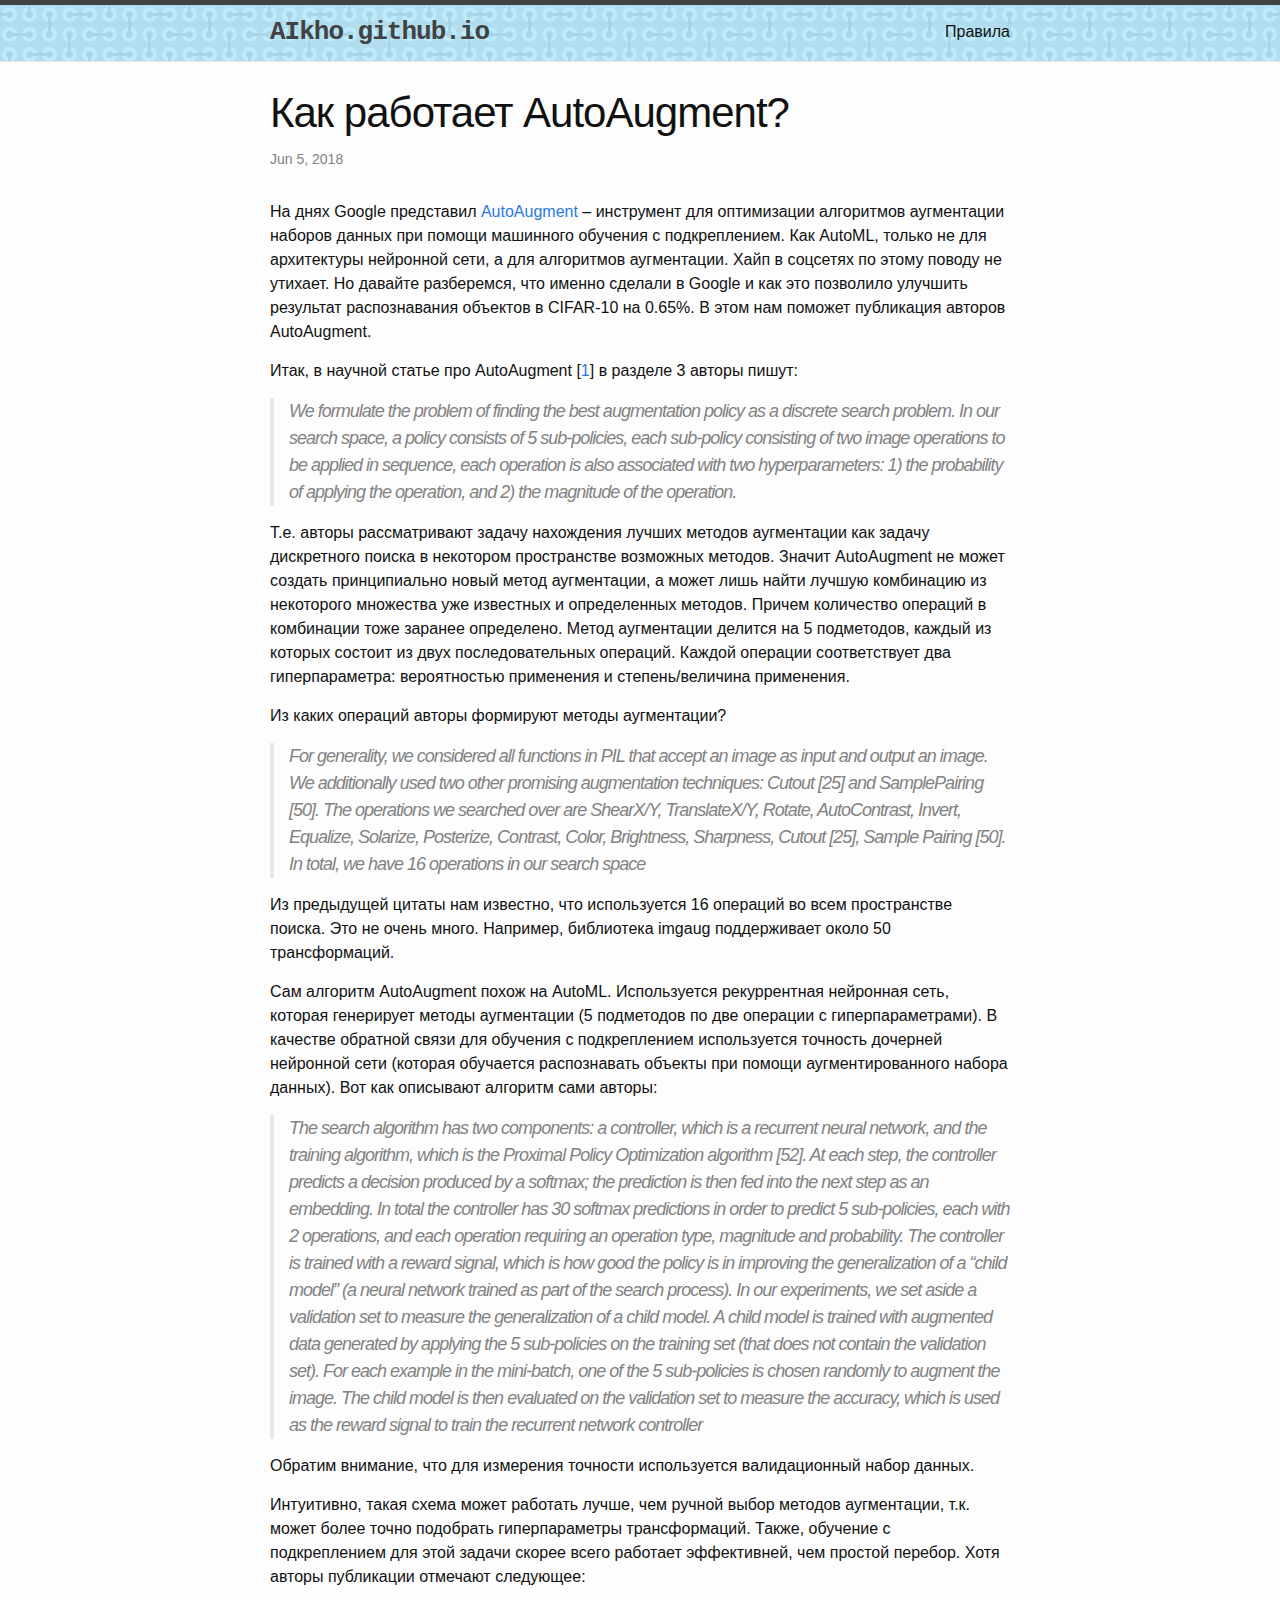
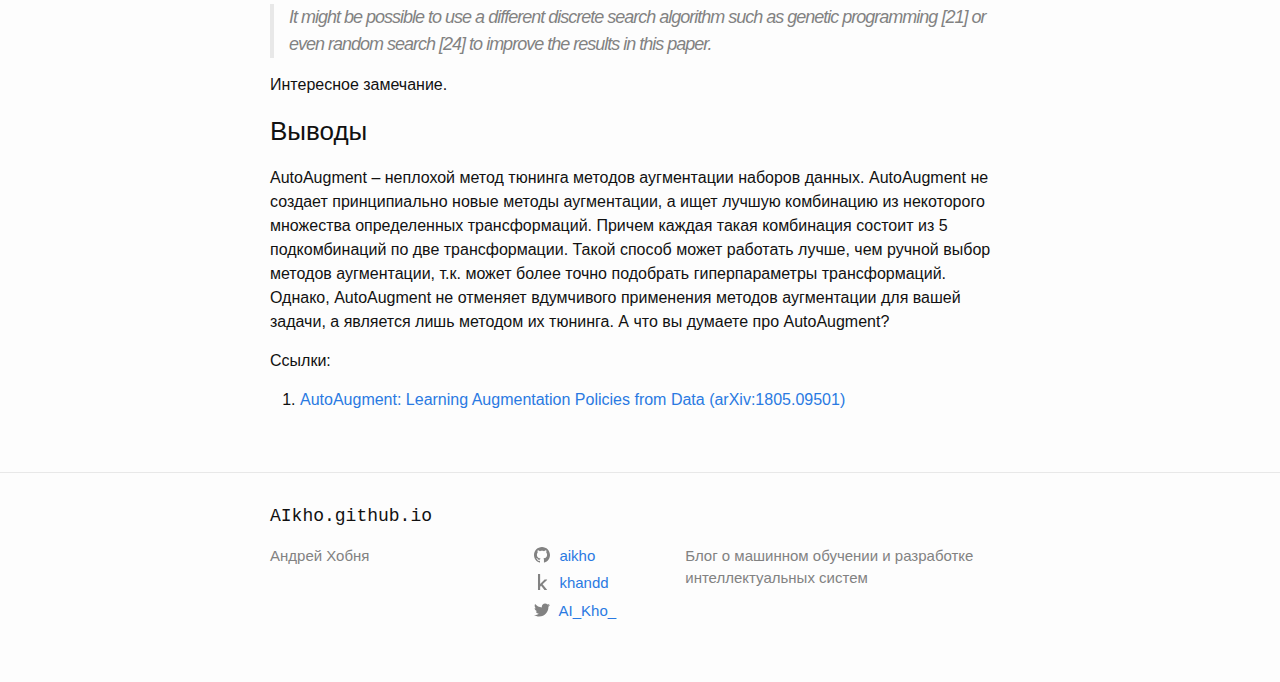
<file: 2018/06/05/how-does-autoaugment-work.html>
<!DOCTYPE html>
<html lang="en"><head>
  <meta charset="utf-8">
  <meta http-equiv="X-UA-Compatible" content="IE=edge">
  <meta name="viewport" content="width=device-width, initial-scale=1"><!-- Begin Jekyll SEO tag v2.4.0 -->
<title>Как работает AutoAugment? | AIkho.github.io</title>
<meta name="generator" content="Jekyll v3.7.3" />
<meta property="og:title" content="Как работает AutoAugment?" />
<meta name="author" content="Андрей Хобня" />
<meta property="og:locale" content="en_US" />
<meta name="description" content="На днях Google представил AutoAugment – инструмент для оптимизации алгоритмов аугментации наборов данных при помощи машинного обучения с подкреплением. Как AutoML, только не для архитектуры нейронной сети, а для алгоритмов аугментации. Хайп в соцсетях по этому поводу не утихает. Но давайте разберемся, что именно сделали в Google и как это позволило улучшить результат распознавания объектов в CIFAR-10 на 0.65%. В этом нам поможет публикация авторов AutoAugment." />
<meta property="og:description" content="На днях Google представил AutoAugment – инструмент для оптимизации алгоритмов аугментации наборов данных при помощи машинного обучения с подкреплением. Как AutoML, только не для архитектуры нейронной сети, а для алгоритмов аугментации. Хайп в соцсетях по этому поводу не утихает. Но давайте разберемся, что именно сделали в Google и как это позволило улучшить результат распознавания объектов в CIFAR-10 на 0.65%. В этом нам поможет публикация авторов AutoAugment." />
<link rel="canonical" href="https://aikho.github.io/2018/06/05/how-does-autoaugment-work.html" />
<meta property="og:url" content="https://aikho.github.io/2018/06/05/how-does-autoaugment-work.html" />
<meta property="og:site_name" content="AIkho.github.io" />
<meta property="og:type" content="article" />
<meta property="article:published_time" content="2018-06-05T21:00:00+03:00" />
<script type="application/ld+json">
{"description":"На днях Google представил AutoAugment – инструмент для оптимизации алгоритмов аугментации наборов данных при помощи машинного обучения с подкреплением. Как AutoML, только не для архитектуры нейронной сети, а для алгоритмов аугментации. Хайп в соцсетях по этому поводу не утихает. Но давайте разберемся, что именно сделали в Google и как это позволило улучшить результат распознавания объектов в CIFAR-10 на 0.65%. В этом нам поможет публикация авторов AutoAugment.","author":{"@type":"Person","name":"Андрей Хобня"},"@type":"BlogPosting","url":"https://aikho.github.io/2018/06/05/how-does-autoaugment-work.html","headline":"Как работает AutoAugment?","dateModified":"2018-06-05T21:00:00+03:00","datePublished":"2018-06-05T21:00:00+03:00","mainEntityOfPage":{"@type":"WebPage","@id":"https://aikho.github.io/2018/06/05/how-does-autoaugment-work.html"},"@context":"http://schema.org"}</script>
<!-- End Jekyll SEO tag -->
<link rel="stylesheet" href="/assets/main.css"><link type="application/atom+xml" rel="alternate" href="https://aikho.github.io/feed.xml" title="AIkho.github.io" /></head>
<body><header class="site-header" role="banner">

  <div class="wrapper"><a class="site-title" rel="author" href="/">AIkho.github.io</a><nav class="site-nav">
        <input type="checkbox" id="nav-trigger" class="nav-trigger" />
        <label for="nav-trigger">
          <span class="menu-icon">
            <svg viewBox="0 0 18 15" width="18px" height="15px">
              <path fill="#424242" d="M18,1.484c0,0.82-0.665,1.484-1.484,1.484H1.484C0.665,2.969,0,2.304,0,1.484l0,0C0,0.665,0.665,0,1.484,0 h15.031C17.335,0,18,0.665,18,1.484L18,1.484z"/>
              <path fill="#424242" d="M18,7.516C18,8.335,17.335,9,16.516,9H1.484C0.665,9,0,8.335,0,7.516l0,0c0-0.82,0.665-1.484,1.484-1.484 h15.031C17.335,6.031,18,6.696,18,7.516L18,7.516z"/>
              <path fill="#424242" d="M18,13.516C18,14.335,17.335,15,16.516,15H1.484C0.665,15,0,14.335,0,13.516l0,0 c0-0.82,0.665-1.484,1.484-1.484h15.031C17.335,12.031,18,12.696,18,13.516L18,13.516z"/>
            </svg>
          </span>
        </label>

        <div class="trigger"><a class="page-link" href="/rules/">Правила</a></div>
      </nav></div>
</header>
<main class="page-content" aria-label="Content">
      <div class="wrapper">
        <article class="post h-entry" itemscope itemtype="http://schema.org/BlogPosting">

  <header class="post-header">
    <h1 class="post-title p-name" itemprop="name headline">Как работает AutoAugment?</h1>
    <p class="post-meta">
      <time class="dt-published" datetime="2018-06-05T21:00:00+03:00" itemprop="datePublished">Jun 5, 2018
      </time></p>
  </header>

  <div class="post-content e-content" itemprop="articleBody">
    <p>На днях Google представил <a href="https://ai.googleblog.com/2018/06/improving-deep-learning-performance.html">AutoAugment</a> – инструмент для оптимизации алгоритмов
аугментации наборов данных при помощи машинного обучения с подкреплением. Как AutoML, только не для архитектуры нейронной сети, а для алгоритмов аугментации. Хайп в соцсетях по
этому поводу не утихает. Но давайте разберемся, что именно сделали в Google и как это позволило улучшить результат распознавания объектов в CIFAR-10 на 0.65%.
В этом нам поможет публикация авторов AutoAugment.</p>

<p>Итак, в научной статье про AutoAugment [<a href="#r1">1</a>] в разделе 3 авторы пишут:</p>
<blockquote>
  <p>We formulate the problem of finding the best augmentation policy as a discrete search problem.
In our search space, a policy consists of 5 sub-policies, each sub-policy consisting of two image
operations to be applied in sequence, each operation is also associated with two hyperparameters: 1)
the probability of applying the operation, and 2) the magnitude of the operation.</p>
</blockquote>

<p>Т.е. авторы рассматривают задачу нахождения лучших методов аугментации как задачу дискретного поиска в некотором пространстве возможных методов.
Значит AutoAugment не может создать принципиально новый метод аугментации, а может лишь найти лучшую комбинацию из некоторого множества уже известных и
определенных методов. Причем количество операций в комбинации тоже заранее определено. Метод аугментации делится на 5 подметодов, каждый из которых
состоит из двух последовательных операций. Каждой операции соответствует два гиперпараметра: вероятностью применения и степень/величина применения.</p>

<p>Из каких операций авторы формируют методы аугментации?</p>
<blockquote>
  <p>For generality, we considered all functions in PIL that accept an image as
input and output an image. We additionally used two other promising augmentation techniques:
Cutout [25] and SamplePairing [50]. The operations we searched over are ShearX/Y, TranslateX/Y,
Rotate, AutoContrast, Invert, Equalize, Solarize, Posterize, Contrast, Color, Brightness, Sharpness,
Cutout [25], Sample Pairing [50]. In total, we have 16 operations in our search space</p>
</blockquote>

<p>Из предыдущей цитаты нам известно, что используется 16 операций во всем пространстве поиска. Это не очень много. Например, библиотека imgaug поддерживает
около 50 трансформаций.</p>

<p>Сам алгоритм AutoAugment похож на AutoML. Используется рекуррентная нейронная сеть, которая генерирует методы аугментации (5 подметодов по две операции с
гиперпараметрами). В качестве обратной связи для обучения с подкреплением используется точность дочерней нейронной сети (которая обучается распознавать
объекты при помощи аугментированного набора данных). Вот как описывают алгоритм сами авторы:</p>
<blockquote>
  <p>The search algorithm has two components: a controller,
which is a recurrent neural network, and the training algorithm, which is the Proximal Policy Optimization
algorithm [52]. At each step, the controller predicts a decision produced by a softmax;
the prediction is then fed into the next step as an embedding. In total the controller has 30 softmax
predictions in order to predict 5 sub-policies, each with 2 operations, and each operation requiring an
operation type, magnitude and probability.
The controller is trained with a reward signal, which is how good the policy is in improving the
generalization of a “child model” (a neural network trained as part of the search process). In our
experiments, we set aside a validation set to measure the generalization of a child model. A child
model is trained with augmented data generated by applying the 5 sub-policies on the training set (that
does not contain the validation set). For each example in the mini-batch, one of the 5 sub-policies is
chosen randomly to augment the image. The child model is then evaluated on the validation set to
measure the accuracy, which is used as the reward signal to train the recurrent network controller</p>
</blockquote>

<p>Обратим внимание, что для измерения точности используется валидационный набор данных.</p>

<p>Интуитивно, такая схема может работать лучше, чем ручной выбор методов аугментации, т.к. может более точно подобрать гиперпараметры трансформаций.
Также, обучение с подкреплением для этой задачи скорее всего работает эффективней, чем простой перебор. Хотя авторы публикации отмечают следующее:</p>
<blockquote>
  <p>It might be possible to use a different discrete search algorithm such as genetic
programming [21] or even random search [24] to improve the results in this paper.</p>
</blockquote>

<p>Интересное замечание.</p>

<h3 id="Выводы">Выводы</h3>

<p>AutoAugment – неплохой метод тюнинга методов аугментации наборов данных. AutoAugment не создает принципиально новые методы аугментации, а ищет лучшую
комбинацию из некоторого множества определенных трансформаций. Причем каждая такая комбинация состоит из 5 подкомбинаций по две трансформации.
Такой способ может работать лучше, чем ручной выбор методов аугментации, т.к. может более точно подобрать гиперпараметры трансформаций. Однако, AutoAugment не
отменяет вдумчивого применения методов аугментации для вашей задачи, а является лишь методом их тюнинга.
А что вы думаете про AutoAugment?</p>

<p>Ссылки:</p>
<ol>
  <li><a name="r1"></a> <a href="https://arxiv.org/abs/1805.09501">AutoAugment: Learning Augmentation Policies from Data (arXiv:1805.09501)</a></li>
</ol>

  </div><div id="disqus_thread"></div>
  <script>
    var disqus_config = function () {
      this.page.url = 'https://aikho.github.io/2018/06/05/how-does-autoaugment-work.html';
      this.page.identifier = 'https://aikho.github.io/2018/06/05/how-does-autoaugment-work.html';
    };

    (function() {
      var d = document, s = d.createElement('script');

      s.src = 'https://andrei-khobnia-blog.disqus.com/embed.js';

      s.setAttribute('data-timestamp', +new Date());
      (d.head || d.body).appendChild(s);
    })();
  </script>
  <noscript>Please enable JavaScript to view the <a href="https://disqus.com/?ref_noscript" rel="nofollow">comments powered by Disqus.</a></noscript><a class="u-url" href="/2018/06/05/how-does-autoaugment-work.html" hidden></a>
</article>

      </div>
    </main><footer class="site-footer h-card">
  <data class="u-url" href="/"></data>

  <div class="wrapper">

    <h2 class="footer-heading">AIkho.github.io</h2>

    <div class="footer-col-wrapper">
      <div class="footer-col footer-col-1">
        <ul class="contact-list">
          <li class="p-name">Андрей Хобня</li></ul>
      </div>

      <div class="footer-col footer-col-2"><ul class="social-media-list"><li><a href="https://github.com/aikho"><svg class="svg-icon"><use xlink:href="/assets/minima-social-icons.svg#github"></use></svg> <span class="username">aikho</span></a></li><li><a href="https://kaggle.com/khandd"><svg class="svg-icon"><use xlink:href="/assets/kaggle.svg#kaggle"></use></svg> <span class="username">khandd</span></a></li><li><a href="https://www.twitter.com/AI_Kho_"><svg class="svg-icon"><use xlink:href="/assets/minima-social-icons.svg#twitter"></use></svg> <span class="username">AI_Kho_</span></a></li></ul>
</div>

      <div class="footer-col footer-col-3">
        <p>Блог о машинном обучении и разработке интеллектуальных систем</p>
      </div>
    </div>

  </div>

</footer>
</body>

</html>
</file>
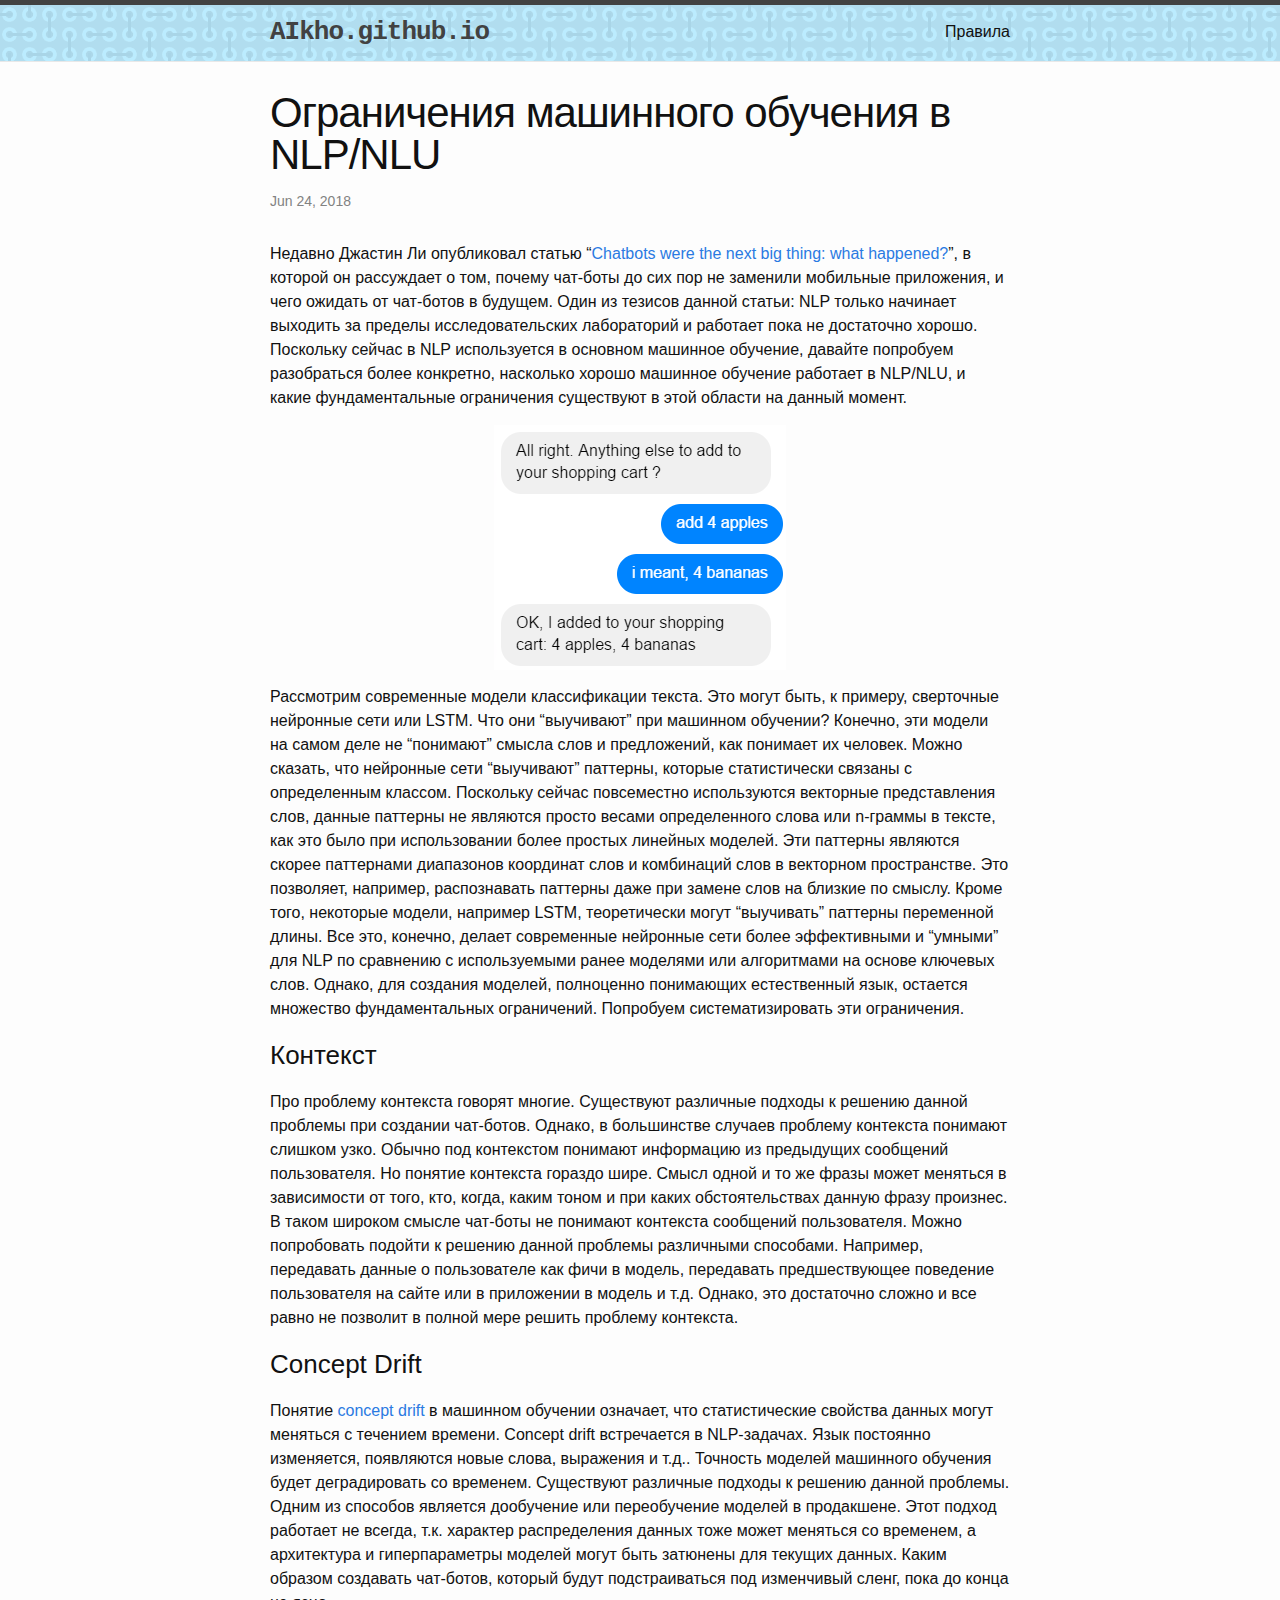
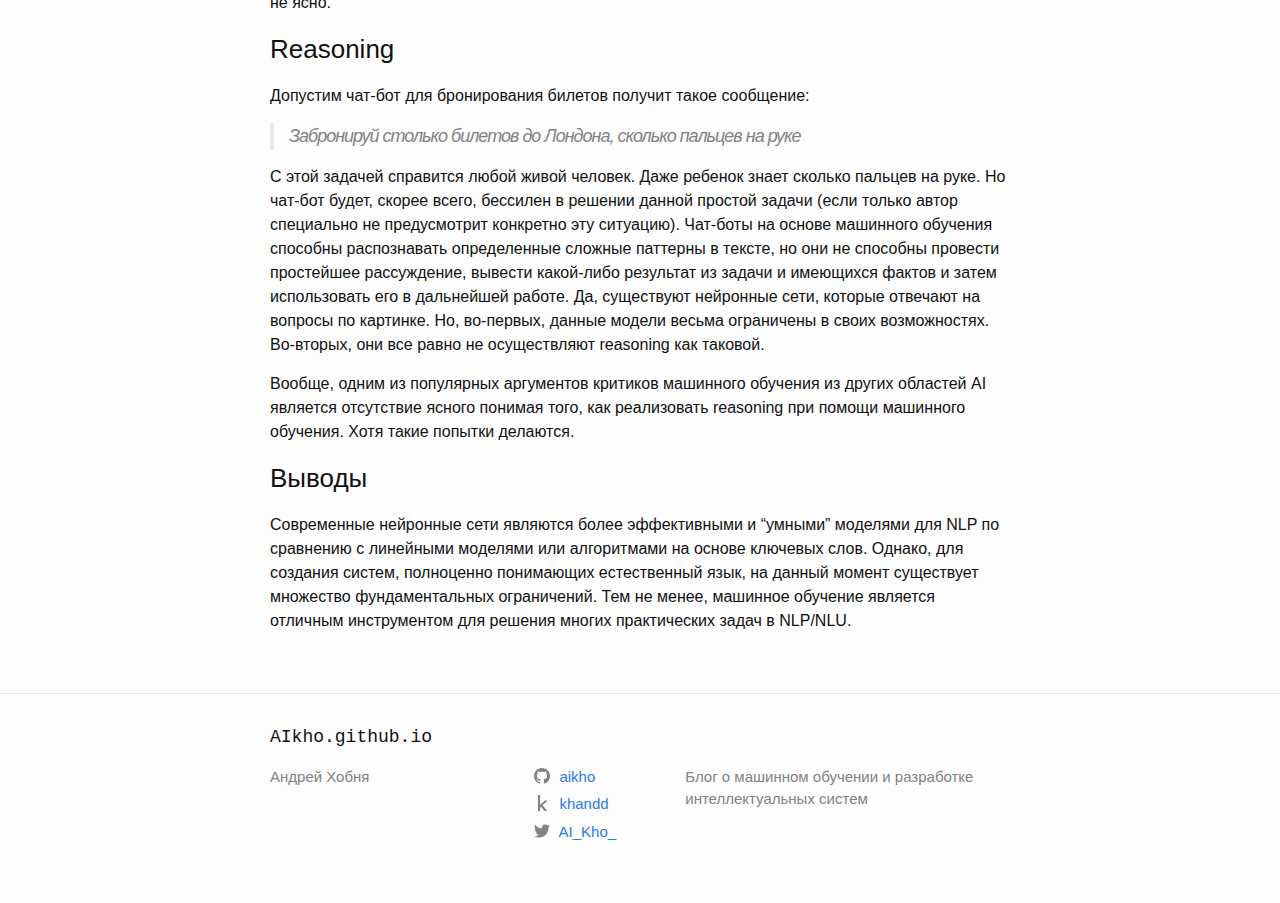
<file: 2018/06/24/limitations-of-ml-for-nlp.html>
<!DOCTYPE html>
<html lang="en"><head>
  <meta charset="utf-8">
  <meta http-equiv="X-UA-Compatible" content="IE=edge">
  <meta name="viewport" content="width=device-width, initial-scale=1"><!-- Begin Jekyll SEO tag v2.4.0 -->
<title>Ограничения машинного обучения в NLP/NLU | AIkho.github.io</title>
<meta name="generator" content="Jekyll v3.7.3" />
<meta property="og:title" content="Ограничения машинного обучения в NLP/NLU" />
<meta name="author" content="Андрей Хобня" />
<meta property="og:locale" content="en_US" />
<meta name="description" content="Недавно Джастин Ли опубликовал статью “Chatbots were the next big thing: what happened?”, в которой он рассуждает о том, почему чат-боты до сих пор не заменили мобильные приложения, и чего ожидать от чат-ботов в будущем. Один из тезисов данной статьи: NLP только начинает выходить за пределы исследовательских лабораторий и работает пока не достаточно хорошо. Поскольку сейчас в NLP используется в основном машинное обучение, давайте попробуем разобраться более конкретно, насколько хорошо машинное обучение работает в NLP/NLU, и какие фундаментальные ограничения существуют в этой области на данный момент." />
<meta property="og:description" content="Недавно Джастин Ли опубликовал статью “Chatbots were the next big thing: what happened?”, в которой он рассуждает о том, почему чат-боты до сих пор не заменили мобильные приложения, и чего ожидать от чат-ботов в будущем. Один из тезисов данной статьи: NLP только начинает выходить за пределы исследовательских лабораторий и работает пока не достаточно хорошо. Поскольку сейчас в NLP используется в основном машинное обучение, давайте попробуем разобраться более конкретно, насколько хорошо машинное обучение работает в NLP/NLU, и какие фундаментальные ограничения существуют в этой области на данный момент." />
<link rel="canonical" href="https://aikho.github.io/2018/06/24/limitations-of-ml-for-nlp.html" />
<meta property="og:url" content="https://aikho.github.io/2018/06/24/limitations-of-ml-for-nlp.html" />
<meta property="og:site_name" content="AIkho.github.io" />
<meta property="og:type" content="article" />
<meta property="article:published_time" content="2018-06-24T21:00:00+03:00" />
<script type="application/ld+json">
{"description":"Недавно Джастин Ли опубликовал статью “Chatbots were the next big thing: what happened?”, в которой он рассуждает о том, почему чат-боты до сих пор не заменили мобильные приложения, и чего ожидать от чат-ботов в будущем. Один из тезисов данной статьи: NLP только начинает выходить за пределы исследовательских лабораторий и работает пока не достаточно хорошо. Поскольку сейчас в NLP используется в основном машинное обучение, давайте попробуем разобраться более конкретно, насколько хорошо машинное обучение работает в NLP/NLU, и какие фундаментальные ограничения существуют в этой области на данный момент.","author":{"@type":"Person","name":"Андрей Хобня"},"@type":"BlogPosting","url":"https://aikho.github.io/2018/06/24/limitations-of-ml-for-nlp.html","headline":"Ограничения машинного обучения в NLP/NLU","dateModified":"2018-06-24T21:00:00+03:00","datePublished":"2018-06-24T21:00:00+03:00","mainEntityOfPage":{"@type":"WebPage","@id":"https://aikho.github.io/2018/06/24/limitations-of-ml-for-nlp.html"},"@context":"http://schema.org"}</script>
<!-- End Jekyll SEO tag -->
<link rel="stylesheet" href="/assets/main.css"><link type="application/atom+xml" rel="alternate" href="https://aikho.github.io/feed.xml" title="AIkho.github.io" /></head>
<body><header class="site-header" role="banner">

  <div class="wrapper"><a class="site-title" rel="author" href="/">AIkho.github.io</a><nav class="site-nav">
        <input type="checkbox" id="nav-trigger" class="nav-trigger" />
        <label for="nav-trigger">
          <span class="menu-icon">
            <svg viewBox="0 0 18 15" width="18px" height="15px">
              <path fill="#424242" d="M18,1.484c0,0.82-0.665,1.484-1.484,1.484H1.484C0.665,2.969,0,2.304,0,1.484l0,0C0,0.665,0.665,0,1.484,0 h15.031C17.335,0,18,0.665,18,1.484L18,1.484z"/>
              <path fill="#424242" d="M18,7.516C18,8.335,17.335,9,16.516,9H1.484C0.665,9,0,8.335,0,7.516l0,0c0-0.82,0.665-1.484,1.484-1.484 h15.031C17.335,6.031,18,6.696,18,7.516L18,7.516z"/>
              <path fill="#424242" d="M18,13.516C18,14.335,17.335,15,16.516,15H1.484C0.665,15,0,14.335,0,13.516l0,0 c0-0.82,0.665-1.484,1.484-1.484h15.031C17.335,12.031,18,12.696,18,13.516L18,13.516z"/>
            </svg>
          </span>
        </label>

        <div class="trigger"><a class="page-link" href="/rules/">Правила</a></div>
      </nav></div>
</header>
<main class="page-content" aria-label="Content">
      <div class="wrapper">
        <article class="post h-entry" itemscope itemtype="http://schema.org/BlogPosting">

  <header class="post-header">
    <h1 class="post-title p-name" itemprop="name headline">Ограничения машинного обучения в NLP/NLU</h1>
    <p class="post-meta">
      <time class="dt-published" datetime="2018-06-24T21:00:00+03:00" itemprop="datePublished">Jun 24, 2018
      </time></p>
  </header>

  <div class="post-content e-content" itemprop="articleBody">
    <p>Недавно Джастин Ли опубликовал статью “<a href="https://blog.growthbot.org/chatbots-were-the-next-big-thing-what-happened">Chatbots were the next big thing: what happened?</a>”,
в которой он рассуждает о том, почему чат-боты до сих пор не заменили мобильные приложения, и чего ожидать от чат-ботов в будущем. Один из тезисов данной статьи:
NLP только начинает выходить за пределы исследовательских лабораторий и работает пока не достаточно хорошо. Поскольку сейчас в NLP используется в основном
машинное обучение, давайте попробуем разобраться более конкретно, насколько хорошо машинное обучение работает в NLP/NLU, и какие фундаментальные
ограничения существуют в этой области на данный момент.</p>

<p><img src="https://aikho.github.io/assets/img/2018-06-24-limitations-of-ml-for-nlp/chat-example.png" alt="Чат-бот" class="center-image" /></p>

<p>Рассмотрим современные модели классификации текста. Это могут быть, к примеру, сверточные нейронные сети или LSTM. Что они “выучивают” при машинном обучении?
Конечно, эти модели на самом деле не “понимают” смысла слов и предложений, как понимает их человек. Можно сказать, что нейронные сети “выучивают” паттерны,
которые статистически связаны с определенным классом. Поскольку сейчас повсеместно используются векторные представления слов, данные паттерны не являются
просто весами определенного слова или n-граммы в тексте, как это было при использовании более простых линейных моделей. Эти паттерны являются скорее паттернами
диапазонов координат слов и комбинаций слов в векторном пространстве. Это позволяет, например, распознавать паттерны даже при замене слов на близкие по смыслу.
Кроме того, некоторые модели, например LSTM, теоретически могут “выучивать” паттерны переменной длины. Все это, конечно, делает современные нейронные сети более
эффективными и “умными” для NLP по сравнению с используемыми ранее моделями или алгоритмами на основе ключевых слов. Однако, для создания моделей, полноценно
понимающих естественный язык, остается множество фундаментальных ограничений. Попробуем систематизировать эти ограничения.</p>

<h3 id="Контекст">Контекст</h3>

<p>Про проблему контекста говорят многие. Существуют различные подходы к решению данной проблемы при создании чат-ботов. Однако, в большинстве случаев проблему
контекста понимают слишком узко. Обычно под контекстом понимают информацию из предыдущих сообщений пользователя. Но понятие контекста гораздо шире.
Смысл одной и то же фразы может меняться в зависимости от того, кто, когда, каким тоном и при каких обстоятельствах данную фразу произнес. В таком широком
смысле чат-боты не понимают контекста сообщений пользователя. Можно попробовать подойти к решению данной проблемы различными способами. Например, передавать
данные о пользователе как фичи в модель, передавать предшествующее поведение пользователя на сайте или в приложении в модель и т.д. Однако, это достаточно
сложно и все равно не позволит в полной мере решить проблему контекста.</p>

<h3 id="concept-drift">Concept Drift</h3>

<p>Понятие <a href="https://en.wikipedia.org/wiki/Concept_drift">concept drift</a> в машинном обучении означает, что статистические свойства данных могут меняться с течением
времени. Concept drift встречается в NLP-задачах. Язык постоянно изменяется, появляются новые слова, выражения и т.д.. Точность моделей машинного обучения
будет деградировать со временем. Существуют различные подходы к решению данной проблемы. Одним из способов является дообучение или переобучение моделей в
продакшене. Этот подход работает не всегда, т.к. характер распределения данных тоже может меняться со временем, а архитектура и гиперпараметры моделей могут
быть затюнены для текущих данных. Каким образом создавать чат-ботов, который будут подстраиваться под изменчивый сленг, пока до конца не ясно.</p>

<h3 id="reasoning">Reasoning</h3>

<p>Допустим чат-бот для бронирования билетов получит такое сообщение:</p>
<blockquote>
  <p>Забронируй столько билетов до Лондона, сколько пальцев на руке</p>
</blockquote>

<p>С этой задачей справится любой живой человек. Даже ребенок знает сколько пальцев на руке. Но чат-бот будет, скорее всего, бессилен в решении данной простой
задачи (если только автор специально не предусмотрит конкретно эту ситуацию). Чат-боты на основе машинного обучения способны распознавать определенные сложные
паттерны в тексте, но они не способны провести простейшее рассуждение, вывести какой-либо результат из задачи и имеющихся фактов и затем использовать его в
дальнейшей работе. Да, существуют нейронные сети, которые отвечают на вопросы по картинке. Но, во-первых, данные модели весьма ограничены в своих возможностях.
Во-вторых, они все равно не осуществляют reasoning как таковой.</p>

<p>Вообще, одним из популярных аргументов критиков машинного обучения из других областей AI является отсутствие ясного понимая того, как реализовать reasoning
при помощи машинного обучения. Хотя такие попытки делаются.</p>

<h3 id="Выводы">Выводы</h3>

<p>Современные нейронные сети являются более эффективными и “умными” моделями для NLP по сравнению с линейными моделями или алгоритмами на основе ключевых слов.
Однако, для создания систем, полноценно понимающих естественный язык, на данный момент существует множество фундаментальных ограничений.
Тем не менее, машинное обучение является отличным инструментом для решения многих практических задач в NLP/NLU.</p>

  </div><div id="disqus_thread"></div>
  <script>
    var disqus_config = function () {
      this.page.url = 'https://aikho.github.io/2018/06/24/limitations-of-ml-for-nlp.html';
      this.page.identifier = 'https://aikho.github.io/2018/06/24/limitations-of-ml-for-nlp.html';
    };

    (function() {
      var d = document, s = d.createElement('script');

      s.src = 'https://andrei-khobnia-blog.disqus.com/embed.js';

      s.setAttribute('data-timestamp', +new Date());
      (d.head || d.body).appendChild(s);
    })();
  </script>
  <noscript>Please enable JavaScript to view the <a href="https://disqus.com/?ref_noscript" rel="nofollow">comments powered by Disqus.</a></noscript><a class="u-url" href="/2018/06/24/limitations-of-ml-for-nlp.html" hidden></a>
</article>

      </div>
    </main><footer class="site-footer h-card">
  <data class="u-url" href="/"></data>

  <div class="wrapper">

    <h2 class="footer-heading">AIkho.github.io</h2>

    <div class="footer-col-wrapper">
      <div class="footer-col footer-col-1">
        <ul class="contact-list">
          <li class="p-name">Андрей Хобня</li></ul>
      </div>

      <div class="footer-col footer-col-2"><ul class="social-media-list"><li><a href="https://github.com/aikho"><svg class="svg-icon"><use xlink:href="/assets/minima-social-icons.svg#github"></use></svg> <span class="username">aikho</span></a></li><li><a href="https://kaggle.com/khandd"><svg class="svg-icon"><use xlink:href="/assets/kaggle.svg#kaggle"></use></svg> <span class="username">khandd</span></a></li><li><a href="https://www.twitter.com/AI_Kho_"><svg class="svg-icon"><use xlink:href="/assets/minima-social-icons.svg#twitter"></use></svg> <span class="username">AI_Kho_</span></a></li></ul>
</div>

      <div class="footer-col footer-col-3">
        <p>Блог о машинном обучении и разработке интеллектуальных систем</p>
      </div>
    </div>

  </div>

</footer>
</body>

</html>
</file>
<file: assets/main.css>
/**
 * Reset some basic elements
 */
body, h1, h2, h3, h4, h5, h6,
p, blockquote, pre, hr,
dl, dd, ol, ul, figure {
  margin: 0;
  padding: 0; }

/**
 * Basic styling
 */
body {
  font: 400 16px/1.5 -apple-system, BlinkMacSystemFont, "Segoe UI", Roboto, Helvetica, Arial, sans-serif, "Apple Color Emoji", "Segoe UI Emoji", "Segoe UI Symbol";
  color: #111;
  background-color: #fdfdfd;
  -webkit-text-size-adjust: 100%;
  -webkit-font-feature-settings: "kern" 1;
  -moz-font-feature-settings: "kern" 1;
  -o-font-feature-settings: "kern" 1;
  font-feature-settings: "kern" 1;
  font-kerning: normal; }

/**
 * Set `margin-bottom` to maintain vertical rhythm
 */
h1, h2, h3, h4, h5, h6,
p, blockquote, pre,
ul, ol, dl, figure,
.highlight {
  margin-bottom: 15px; }

/**
 * `main` element
 */
main {
  display: block;
  /* Default value of `display` of `main` element is 'inline' in IE 11. */ }

/**
 * Images
 */
img {
  max-width: 100%;
  vertical-align: middle; }

/**
 * Figures
 */
figure > img {
  display: block; }

figcaption {
  font-size: 14px; }

/**
 * Lists
 */
ul, ol {
  margin-left: 30px; }

li > ul,
li > ol {
  margin-bottom: 0; }

/**
 * Headings
 */
h1, h2, h3, h4, h5, h6 {
  font-weight: 400; }

/**
 * Links
 */
a {
  color: #2a7ae2;
  text-decoration: none; }
  a:visited {
    color: #1756a9; }
  a:hover {
    color: #111;
    text-decoration: underline; }
  .social-media-list a:hover {
    text-decoration: none; }
    .social-media-list a:hover .username {
      text-decoration: underline; }

/**
 * Blockquotes
 */
blockquote {
  color: #828282;
  border-left: 4px solid #e8e8e8;
  padding-left: 15px;
  font-size: 18px;
  letter-spacing: -1px;
  font-style: italic; }
  blockquote > :last-child {
    margin-bottom: 0; }

/**
 * Code formatting
 */
pre,
code {
  font-size: 15px;
  border: 1px solid #e8e8e8;
  border-radius: 3px;
  background-color: #eef; }

code {
  padding: 1px 5px; }

pre {
  padding: 8px 12px;
  overflow-x: auto; }
  pre > code {
    border: 0;
    padding-right: 0;
    padding-left: 0; }

/**
 * Wrapper
 */
.wrapper {
  max-width: -webkit-calc(800px - (30px * 2));
  max-width: calc(800px - (30px * 2));
  margin-right: auto;
  margin-left: auto;
  padding-right: 30px;
  padding-left: 30px; }
  @media screen and (max-width: 800px) {
    .wrapper {
      max-width: -webkit-calc(800px - (30px));
      max-width: calc(800px - (30px));
      padding-right: 15px;
      padding-left: 15px; } }

/**
 * Clearfix
 */
.wrapper:after, .footer-col-wrapper:after {
  content: "";
  display: table;
  clear: both; }

/**
 * Icons
 */
.svg-icon {
  width: 16px;
  height: 16px;
  display: inline-block;
  fill: #828282;
  padding-right: 5px;
  vertical-align: text-top; }

.social-media-list li + li {
  padding-top: 5px; }

/**
 * Tables
 */
table {
  margin-bottom: 30px;
  width: 100%;
  text-align: left;
  color: #3f3f3f;
  border-collapse: collapse;
  border: 1px solid #e8e8e8; }
  table tr:nth-child(even) {
    background-color: #f7f7f7; }
  table th, table td {
    padding: 10px 15px; }
  table th {
    background-color: #f0f0f0;
    border: 1px solid #dedede;
    border-bottom-color: #c9c9c9; }
  table td {
    border: 1px solid #e8e8e8; }

.center-image {
  margin: 0 auto;
  display: block; }

/**
 * Site header
 */
.site-header {
  border-top: 5px solid #424242;
  border-bottom: 1px solid #e8e8e8;
  min-height: 55.95px;
  background: url("./img/header_back.png");
  position: relative; }

.site-title {
  font-size: 26px;
  font-weight: bold;
  font-family: Courier;
  line-height: 54px;
  letter-spacing: -1px;
  margin-bottom: 0;
  float: left; }
  .site-title, .site-title:visited {
    color: #424242; }

.site-nav {
  float: right;
  line-height: 54px; }
  .site-nav .nav-trigger {
    display: none; }
  .site-nav .menu-icon {
    display: none; }
  .site-nav .page-link {
    color: #111;
    line-height: 1.5; }
    .site-nav .page-link:not(:last-child) {
      margin-right: 20px; }
  @media screen and (max-width: 600px) {
    .site-nav {
      position: absolute;
      top: 9px;
      right: 15px;
      background-color: #fdfdfd;
      border: 1px solid #e8e8e8;
      border-radius: 5px;
      text-align: right; }
      .site-nav label[for="nav-trigger"] {
        display: block;
        float: right;
        width: 36px;
        height: 36px;
        z-index: 2;
        cursor: pointer; }
      .site-nav .menu-icon {
        display: block;
        float: right;
        width: 36px;
        height: 26px;
        line-height: 0;
        padding-top: 10px;
        text-align: center; }
        .site-nav .menu-icon > svg path {
          fill: #424242; }
      .site-nav input ~ .trigger {
        clear: both;
        display: none; }
      .site-nav input:checked ~ .trigger {
        display: block;
        padding-bottom: 5px; }
      .site-nav .page-link {
        display: block;
        padding: 5px 10px;
        margin-left: 20px; }
        .site-nav .page-link:not(:last-child) {
          margin-right: 0; } }

/**
 * Site footer
 */
.site-footer {
  border-top: 1px solid #e8e8e8;
  padding: 30px 0; }

.footer-heading {
  font-size: 18px;
  margin-bottom: 15px;
  font-family: Courier; }

.contact-list,
.social-media-list {
  list-style: none;
  margin-left: 0; }

.footer-col-wrapper {
  font-size: 15px;
  color: #828282;
  margin-left: -15px; }

.footer-col {
  float: left;
  margin-bottom: 15px;
  padding-left: 15px; }

.footer-col-1 {
  width: -webkit-calc(35% - (30px / 2));
  width: calc(35% - (30px / 2)); }

.footer-col-2 {
  width: -webkit-calc(20% - (30px / 2));
  width: calc(20% - (30px / 2)); }

.footer-col-3 {
  width: -webkit-calc(45% - (30px / 2));
  width: calc(45% - (30px / 2)); }

@media screen and (max-width: 800px) {
  .footer-col-1,
  .footer-col-2 {
    width: -webkit-calc(50% - (30px / 2));
    width: calc(50% - (30px / 2)); }

  .footer-col-3 {
    width: -webkit-calc(100% - (30px / 2));
    width: calc(100% - (30px / 2)); } }
@media screen and (max-width: 600px) {
  .footer-col {
    float: none;
    width: -webkit-calc(100% - (30px / 2));
    width: calc(100% - (30px / 2)); } }
/**
 * Page content
 */
.page-content {
  padding: 30px 0; }

.page-heading {
  font-size: 32px; }

.post-list-heading {
  font-size: 28px; }

.post-list {
  margin-left: 0;
  list-style: none; }
  .post-list > li {
    margin-bottom: 30px; }

.post-meta {
  font-size: 14px;
  color: #828282; }

.post-link {
  display: block;
  font-size: 24px; }

/**
 * Posts
 */
.post-header {
  margin-bottom: 30px; }

.post-title {
  font-size: 42px;
  letter-spacing: -1px;
  line-height: 1; }
  @media screen and (max-width: 800px) {
    .post-title {
      font-size: 36px; } }

.post-content {
  margin-bottom: 30px; }
  .post-content h2 {
    font-size: 32px; }
    @media screen and (max-width: 800px) {
      .post-content h2 {
        font-size: 28px; } }
  .post-content h3 {
    font-size: 26px; }
    @media screen and (max-width: 800px) {
      .post-content h3 {
        font-size: 22px; } }
  .post-content h4 {
    font-size: 20px; }
    @media screen and (max-width: 800px) {
      .post-content h4 {
        font-size: 18px; } }

/**
 * Syntax highlighting styles
 */
.highlight {
  background: #fff; }
  .highlighter-rouge .highlight {
    background: #eef; }
  .highlight .c {
    color: #998;
    font-style: italic; }
  .highlight .err {
    color: #a61717;
    background-color: #e3d2d2; }
  .highlight .k {
    font-weight: bold; }
  .highlight .o {
    font-weight: bold; }
  .highlight .cm {
    color: #998;
    font-style: italic; }
  .highlight .cp {
    color: #999;
    font-weight: bold; }
  .highlight .c1 {
    color: #998;
    font-style: italic; }
  .highlight .cs {
    color: #999;
    font-weight: bold;
    font-style: italic; }
  .highlight .gd {
    color: #000;
    background-color: #fdd; }
  .highlight .gd .x {
    color: #000;
    background-color: #faa; }
  .highlight .ge {
    font-style: italic; }
  .highlight .gr {
    color: #a00; }
  .highlight .gh {
    color: #999; }
  .highlight .gi {
    color: #000;
    background-color: #dfd; }
  .highlight .gi .x {
    color: #000;
    background-color: #afa; }
  .highlight .go {
    color: #888; }
  .highlight .gp {
    color: #555; }
  .highlight .gs {
    font-weight: bold; }
  .highlight .gu {
    color: #aaa; }
  .highlight .gt {
    color: #a00; }
  .highlight .kc {
    font-weight: bold; }
  .highlight .kd {
    font-weight: bold; }
  .highlight .kp {
    font-weight: bold; }
  .highlight .kr {
    font-weight: bold; }
  .highlight .kt {
    color: #458;
    font-weight: bold; }
  .highlight .m {
    color: #099; }
  .highlight .s {
    color: #d14; }
  .highlight .na {
    color: #008080; }
  .highlight .nb {
    color: #0086B3; }
  .highlight .nc {
    color: #458;
    font-weight: bold; }
  .highlight .no {
    color: #008080; }
  .highlight .ni {
    color: #800080; }
  .highlight .ne {
    color: #900;
    font-weight: bold; }
  .highlight .nf {
    color: #900;
    font-weight: bold; }
  .highlight .nn {
    color: #555; }
  .highlight .nt {
    color: #000080; }
  .highlight .nv {
    color: #008080; }
  .highlight .ow {
    font-weight: bold; }
  .highlight .w {
    color: #bbb; }
  .highlight .mf {
    color: #099; }
  .highlight .mh {
    color: #099; }
  .highlight .mi {
    color: #099; }
  .highlight .mo {
    color: #099; }
  .highlight .sb {
    color: #d14; }
  .highlight .sc {
    color: #d14; }
  .highlight .sd {
    color: #d14; }
  .highlight .s2 {
    color: #d14; }
  .highlight .se {
    color: #d14; }
  .highlight .sh {
    color: #d14; }
  .highlight .si {
    color: #d14; }
  .highlight .sx {
    color: #d14; }
  .highlight .sr {
    color: #009926; }
  .highlight .s1 {
    color: #d14; }
  .highlight .ss {
    color: #990073; }
  .highlight .bp {
    color: #999; }
  .highlight .vc {
    color: #008080; }
  .highlight .vg {
    color: #008080; }
  .highlight .vi {
    color: #008080; }
  .highlight .il {
    color: #099; }
</file>
